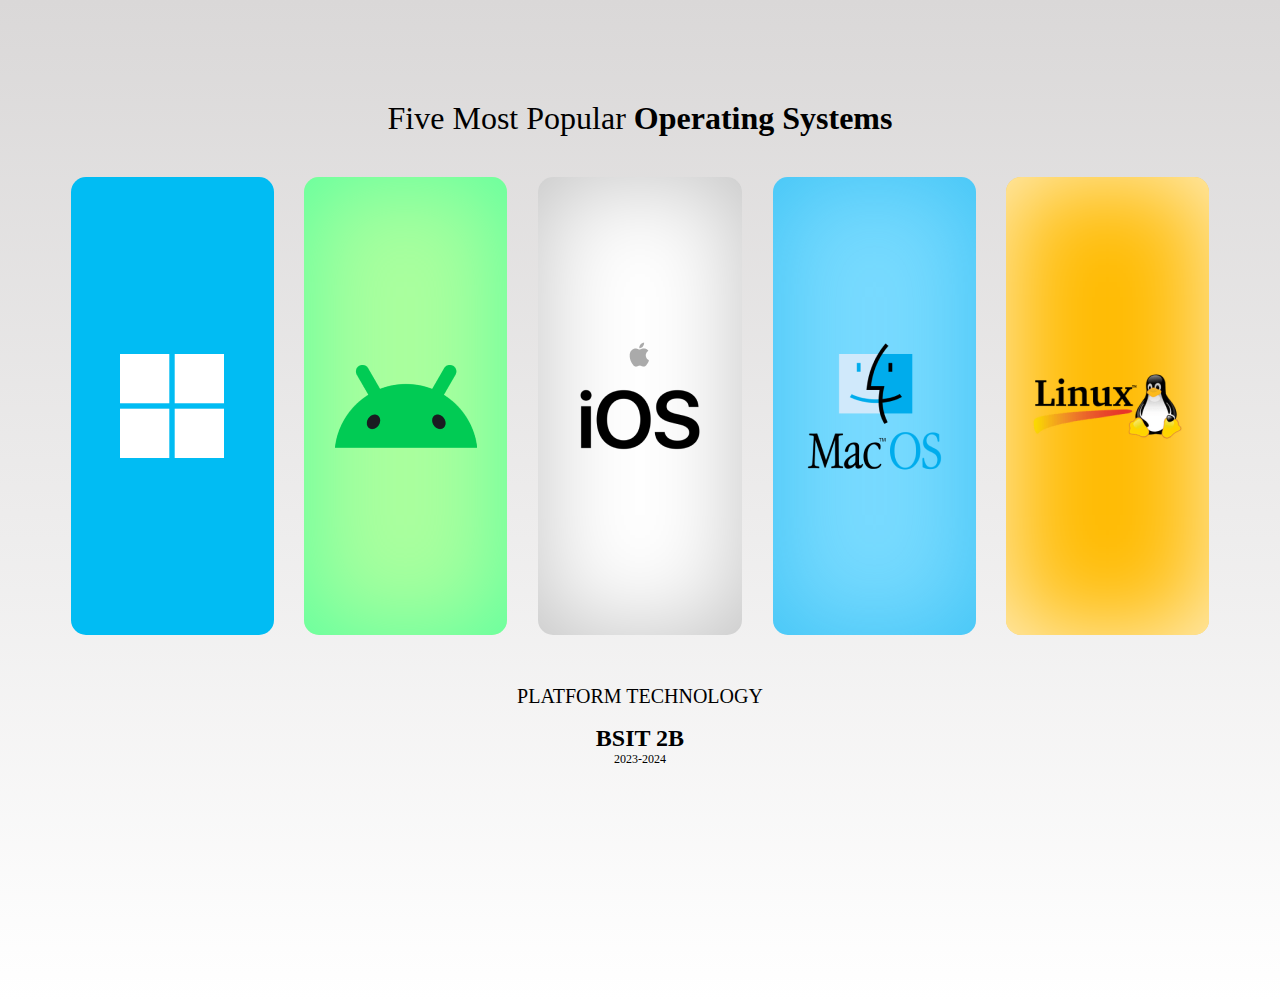
<file: index.html>
<!DOCTYPE html>
<html lang="en">
<head>
    <meta charset="UTF-8">
    <meta name="viewport" content="width=device-width, initial-scale=1.0">
    <link rel="stylesheet" href="style.css">
    <title>Five Most Popular Operating System</title>
</head>
<body>
    <div class="content">
        <h1>Five Most Popular <span>Operating Systems</span></h1>
        <div class="cardView">

            <div class="windows">
                <a href="Windows/WindowsOperatingSystemGroup4/PLAT-TECH PROJECT/index.html"><img src="Image Assets/image 2.png" alt=""></a>
                
            </div>

            <div class="android">
                <a href="Android/index.html"><img src="Image Assets/image 5.png" alt=""></a> 
            </div>

            <div class="ios">
                <a href="iOS/index.html"><img class="appleLogo" src="Image Assets/image 7.png" alt=""><img src="Image Assets/image 6.png" alt=""></a>
            </div>
            
            <div class="macOs">
                <a href="macOS/documentation page Final/documentation page/documentationpage.html"><img src="Image Assets/image 8.png" alt=""></a>
            </div>
            <div class="linux">
                <a href="Linux/index.html"><img src="Image Assets/image 9.png" alt=""></a>
            
            </div>
        </div>
        <div class="footer">
            <h2>PLATFORM TECHNOLOGY</h2>

            <h3>BSIT 2B</h3>
            <h5>2023-2024</h5>
        </div>
    </div>
</body>
</html>
</file>
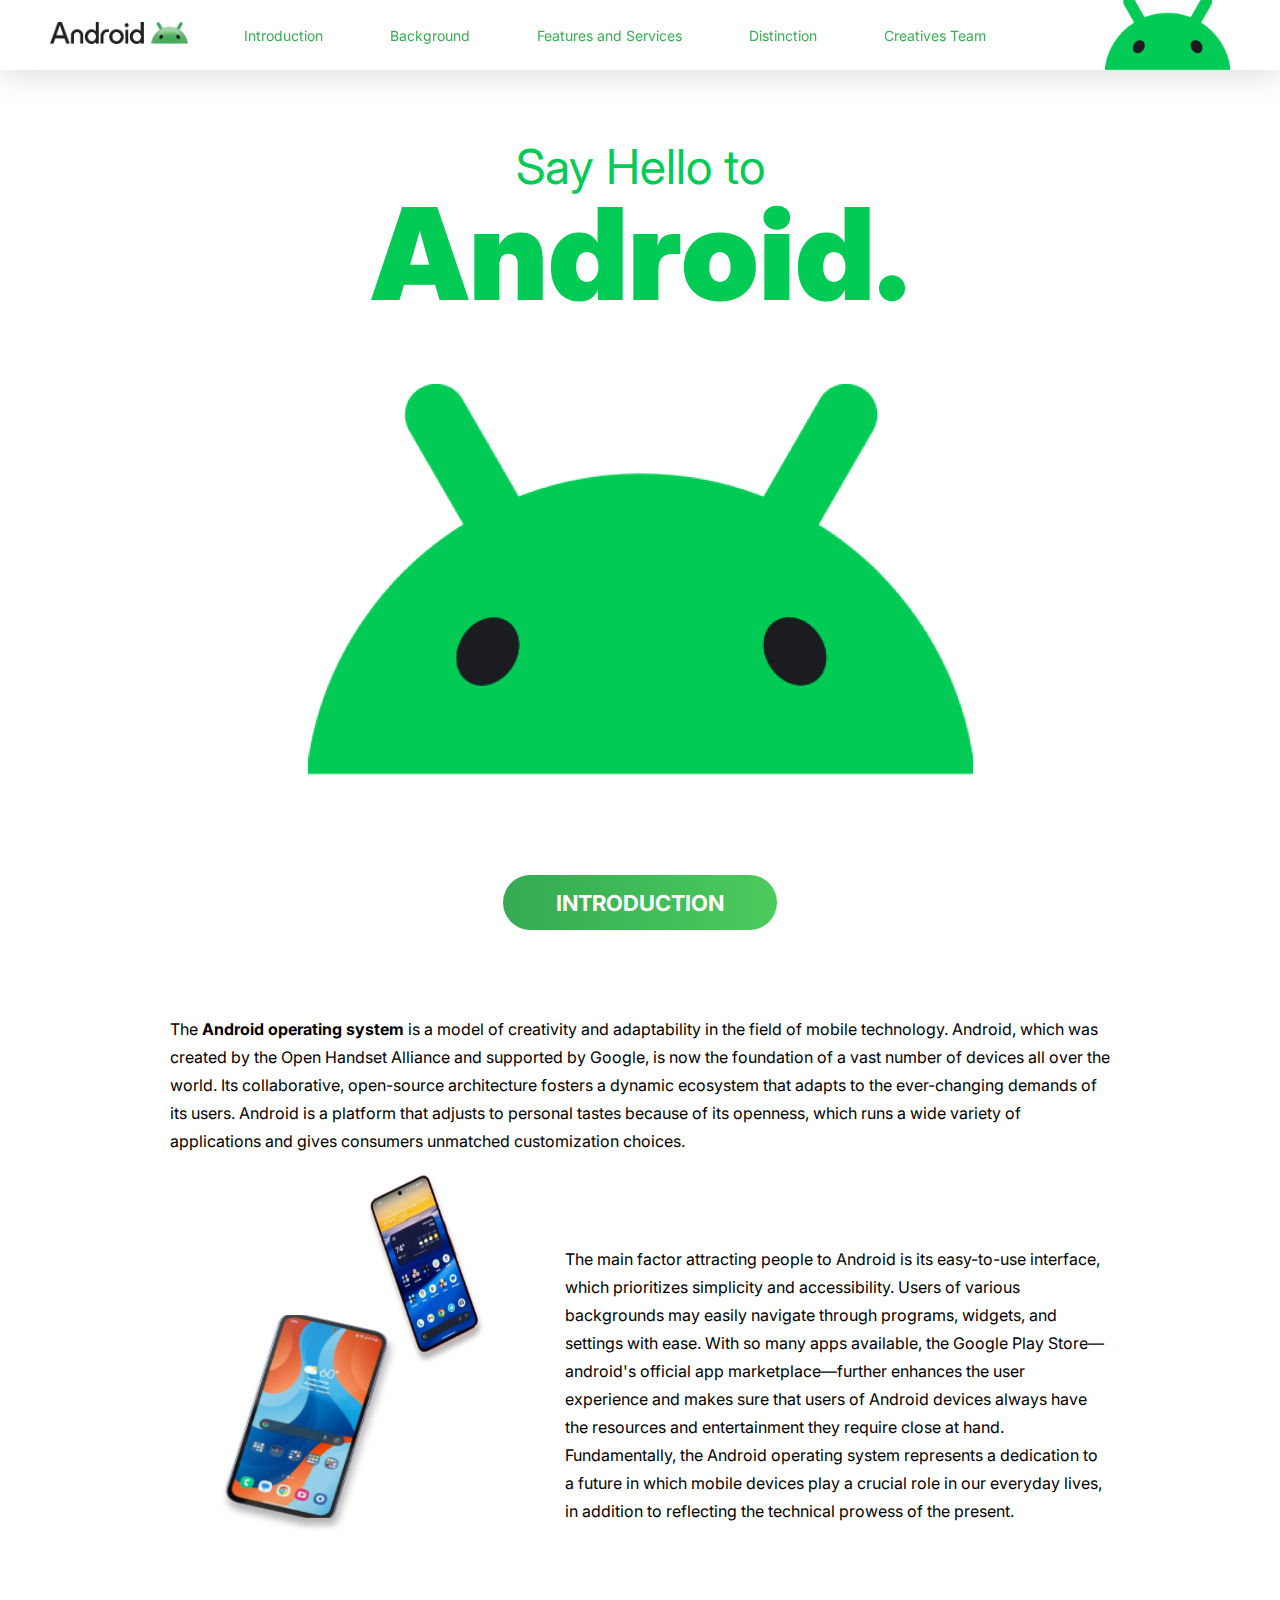
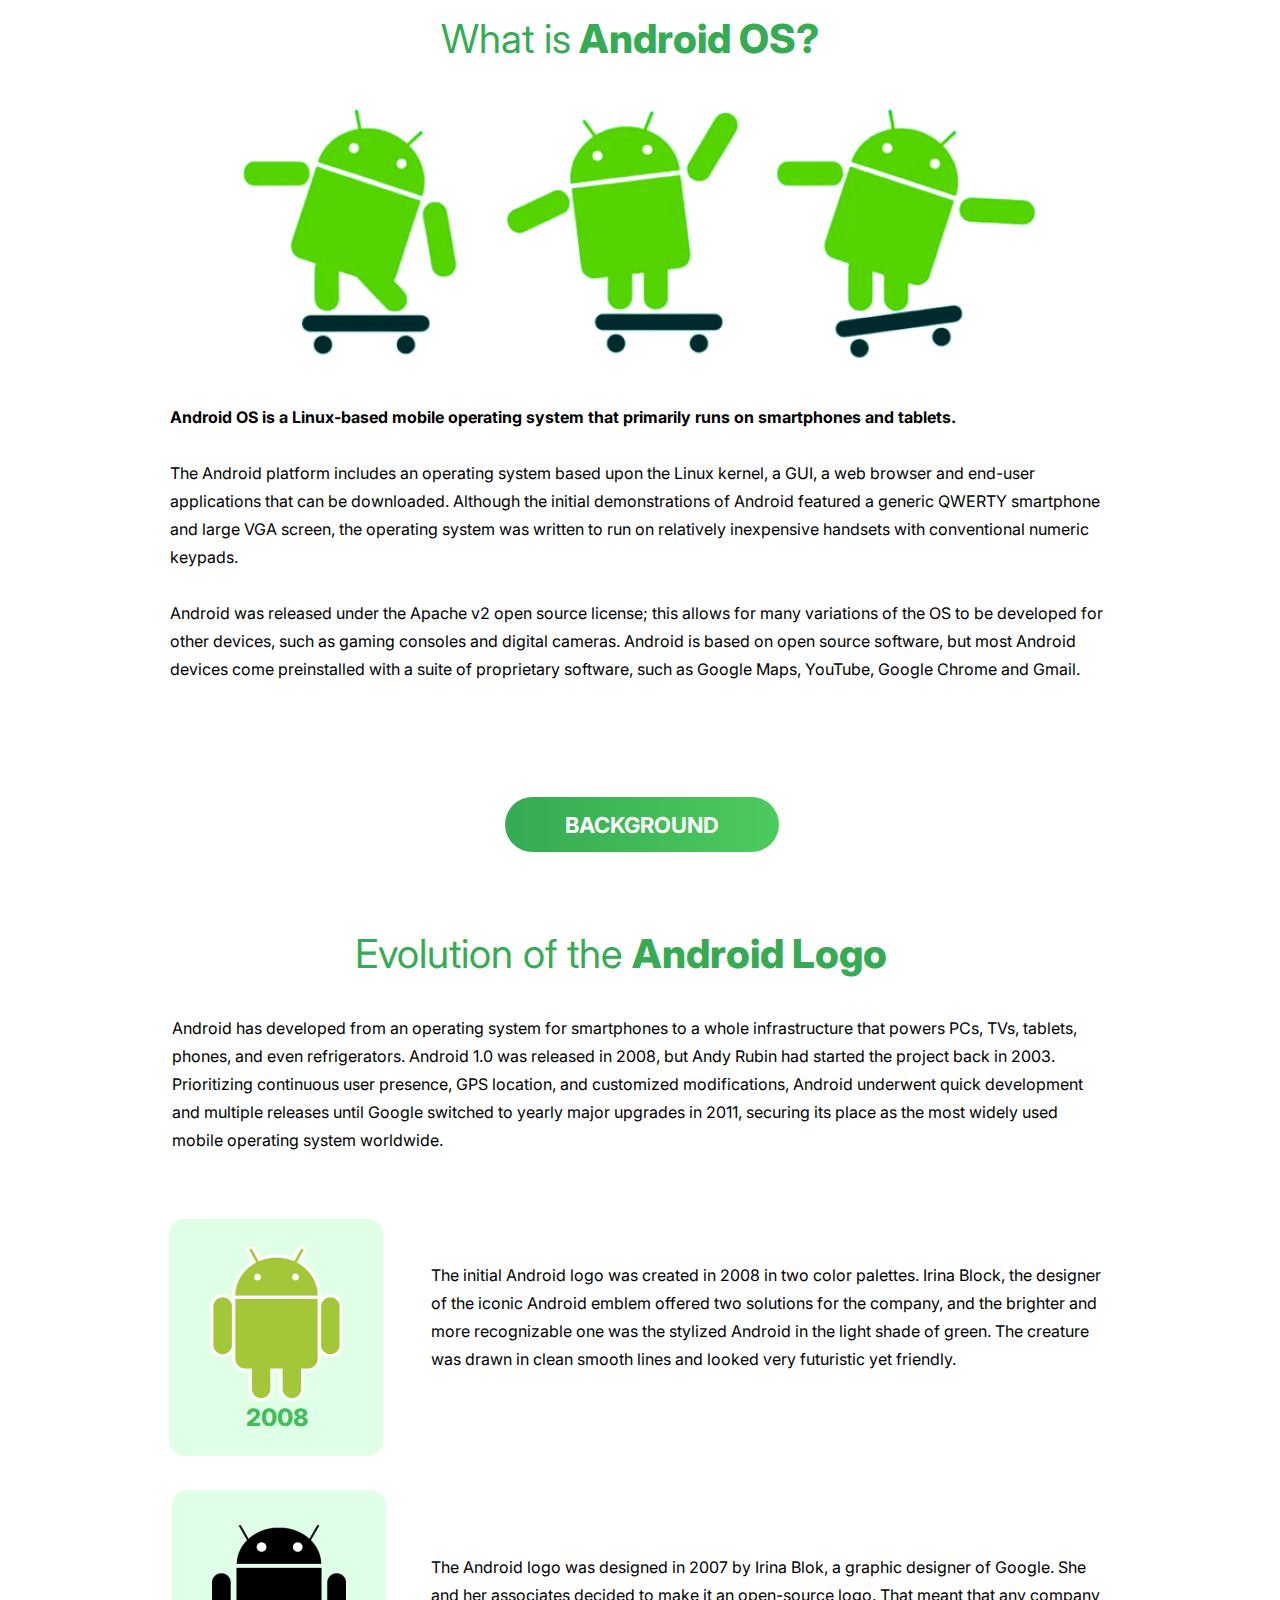
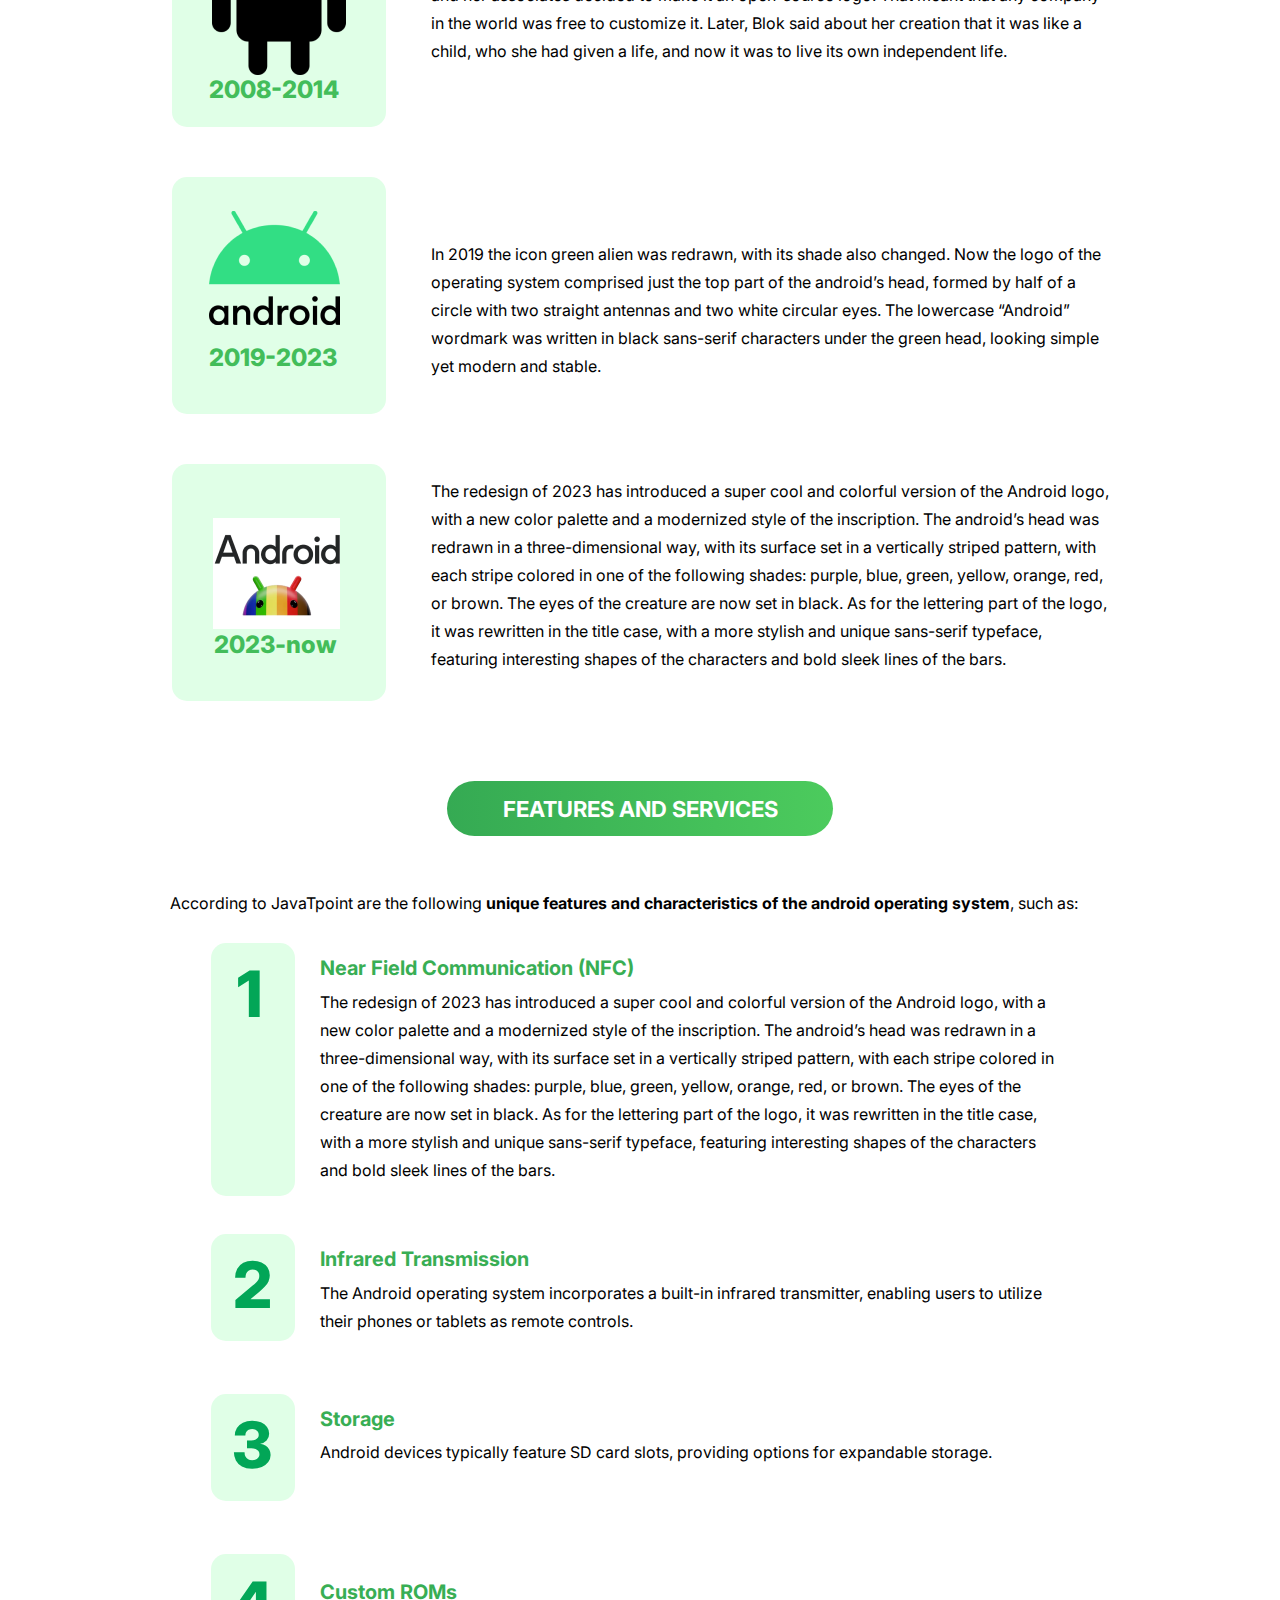
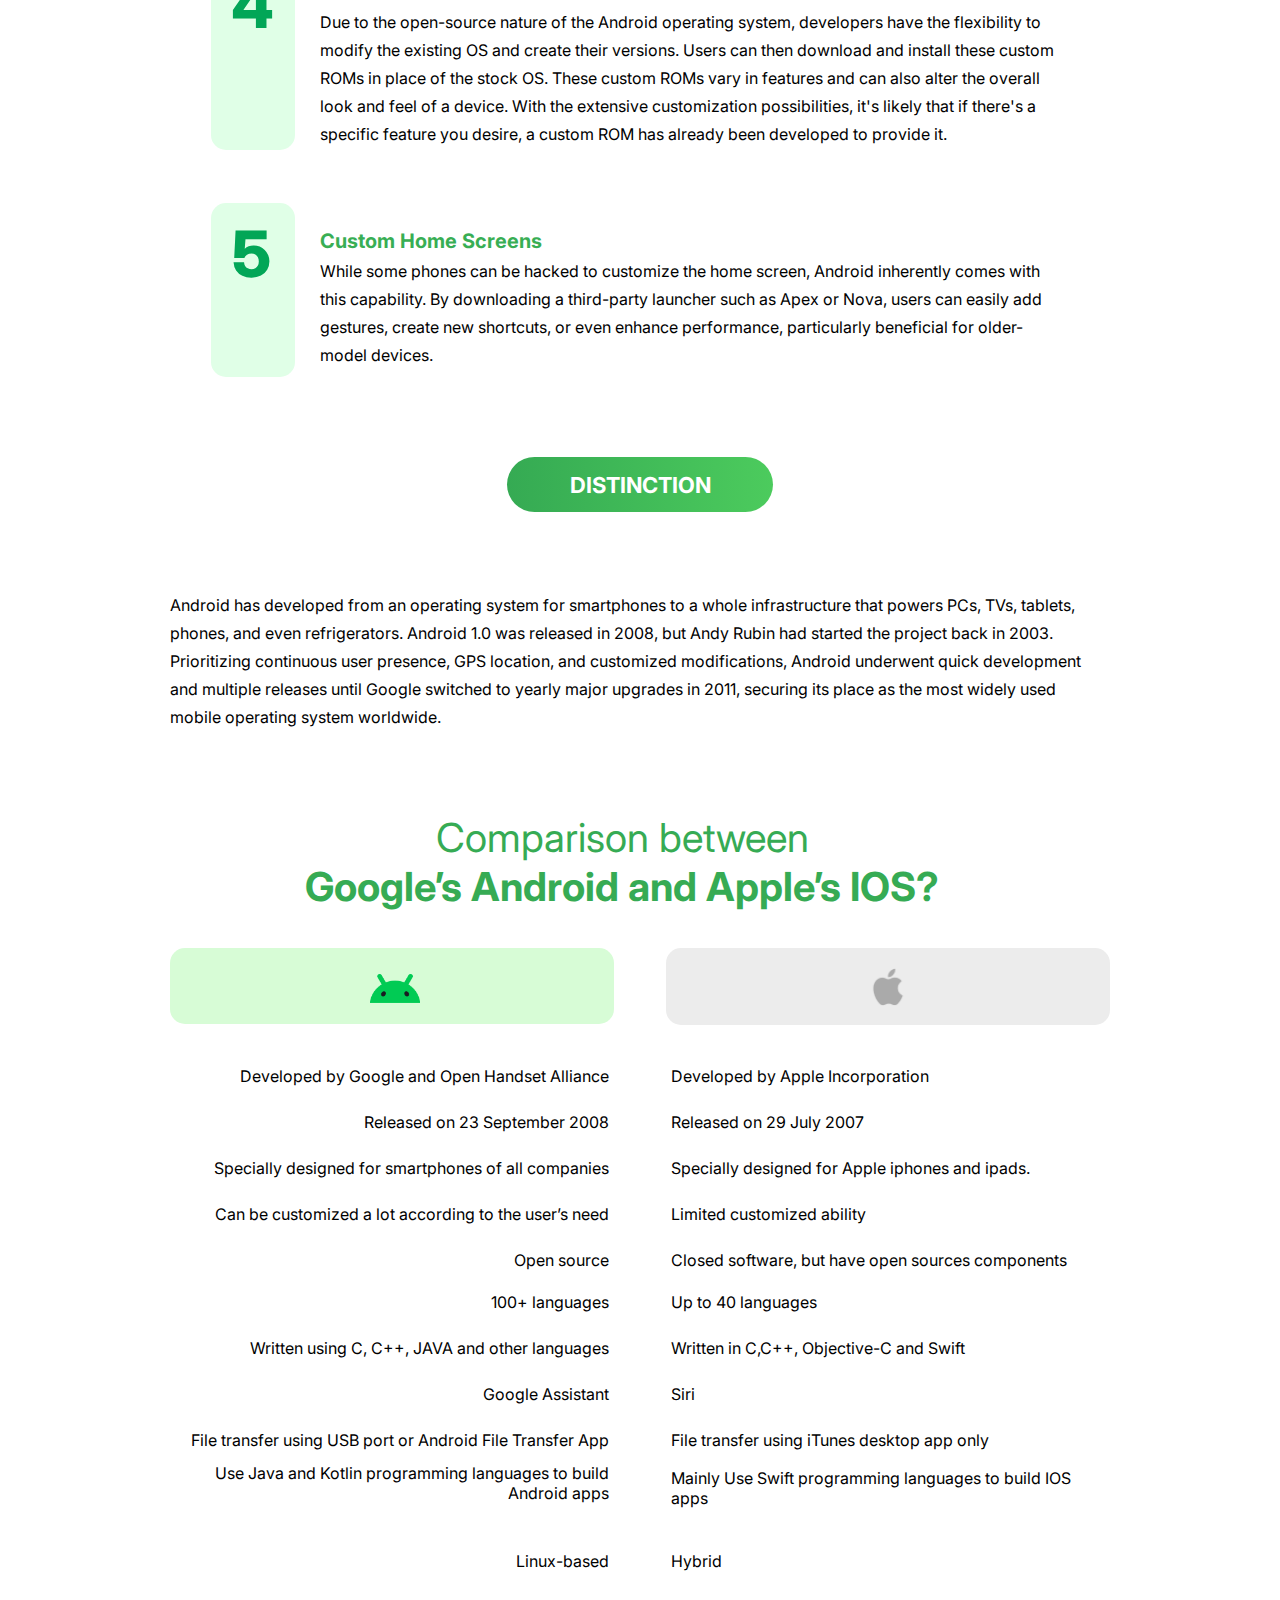
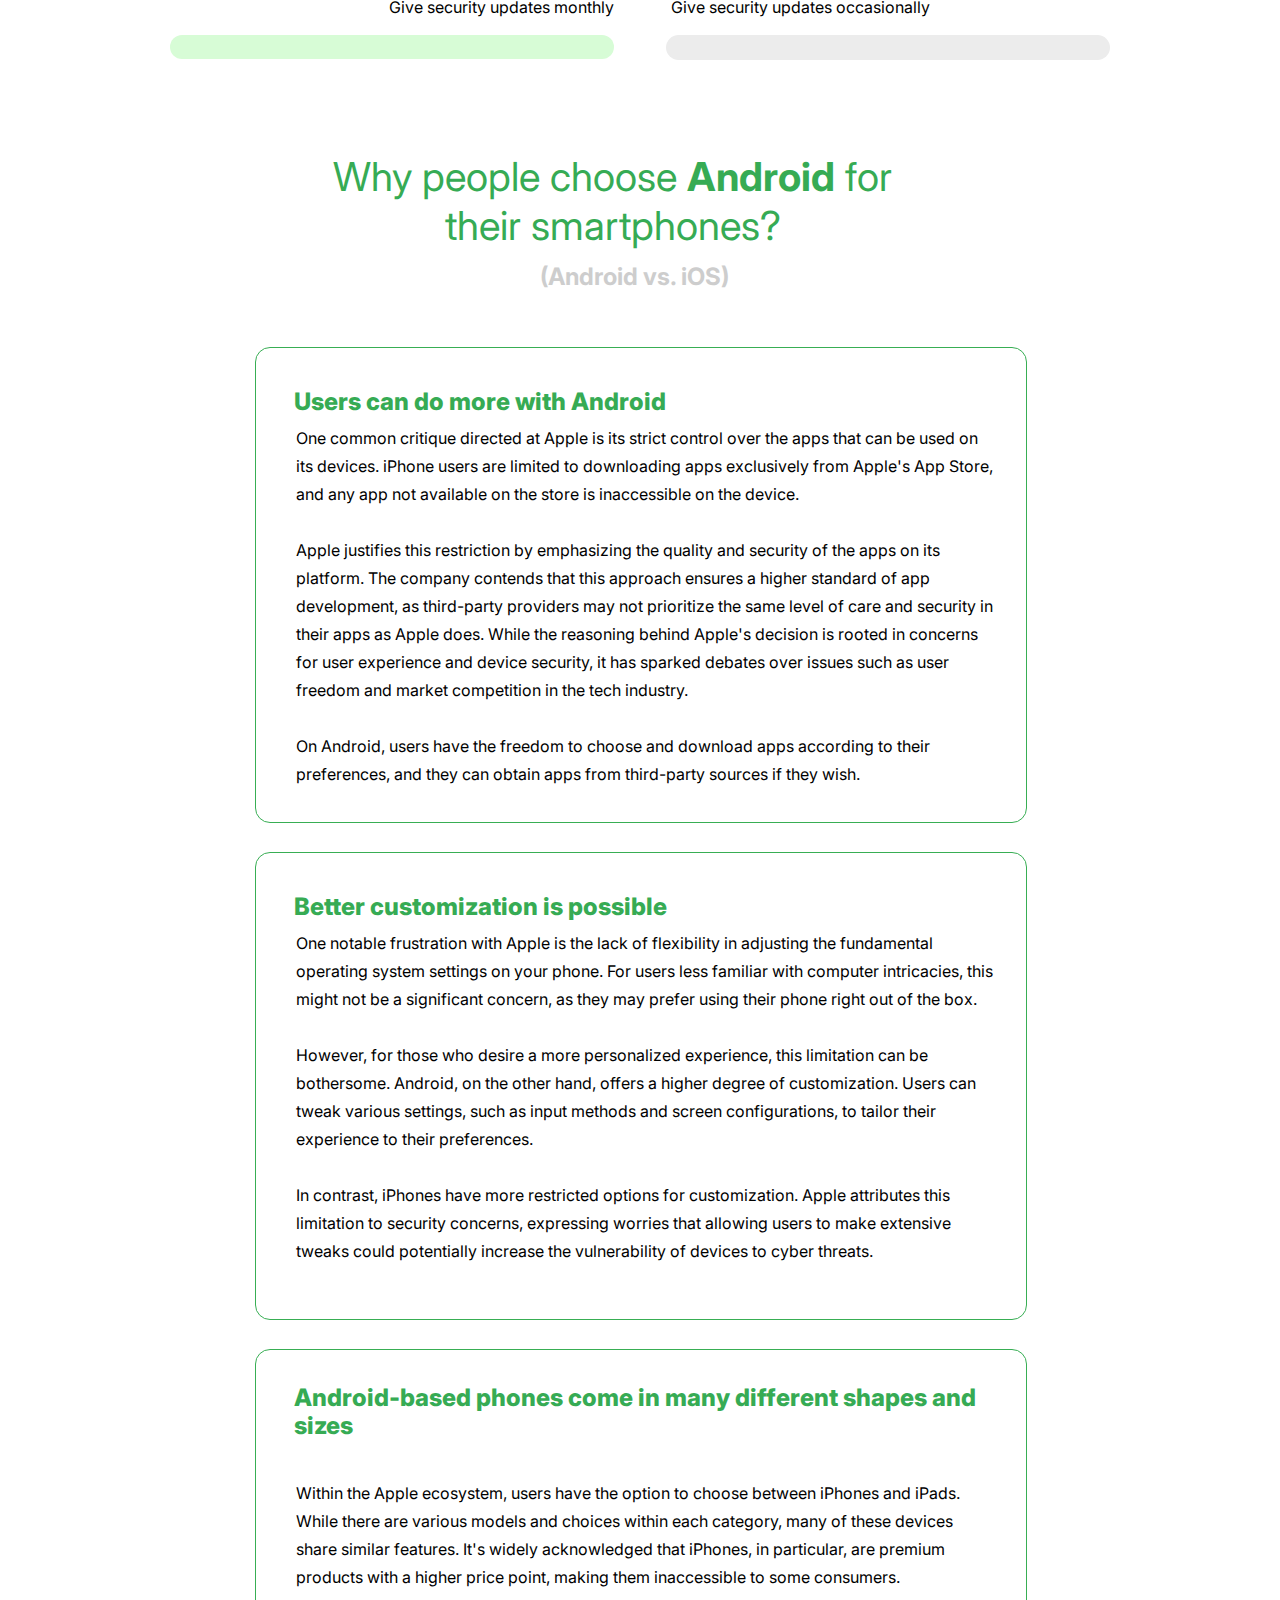
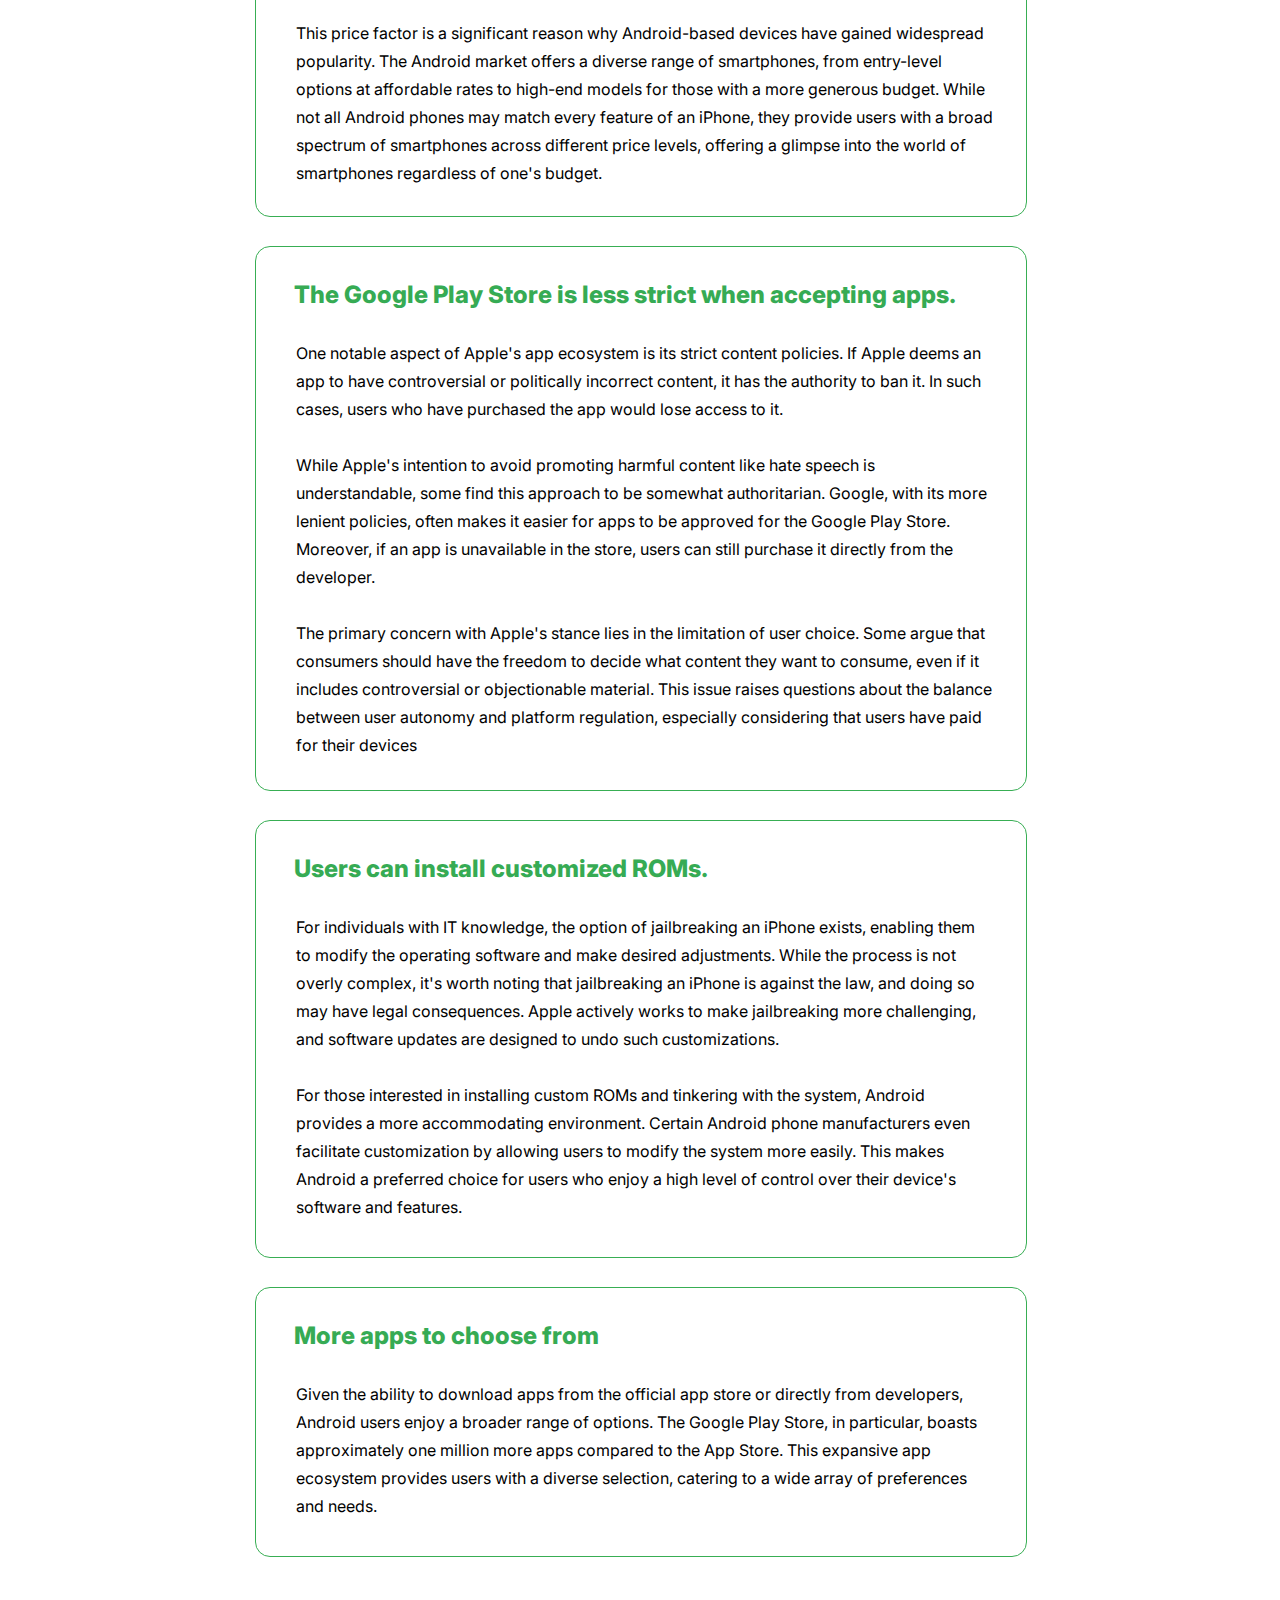
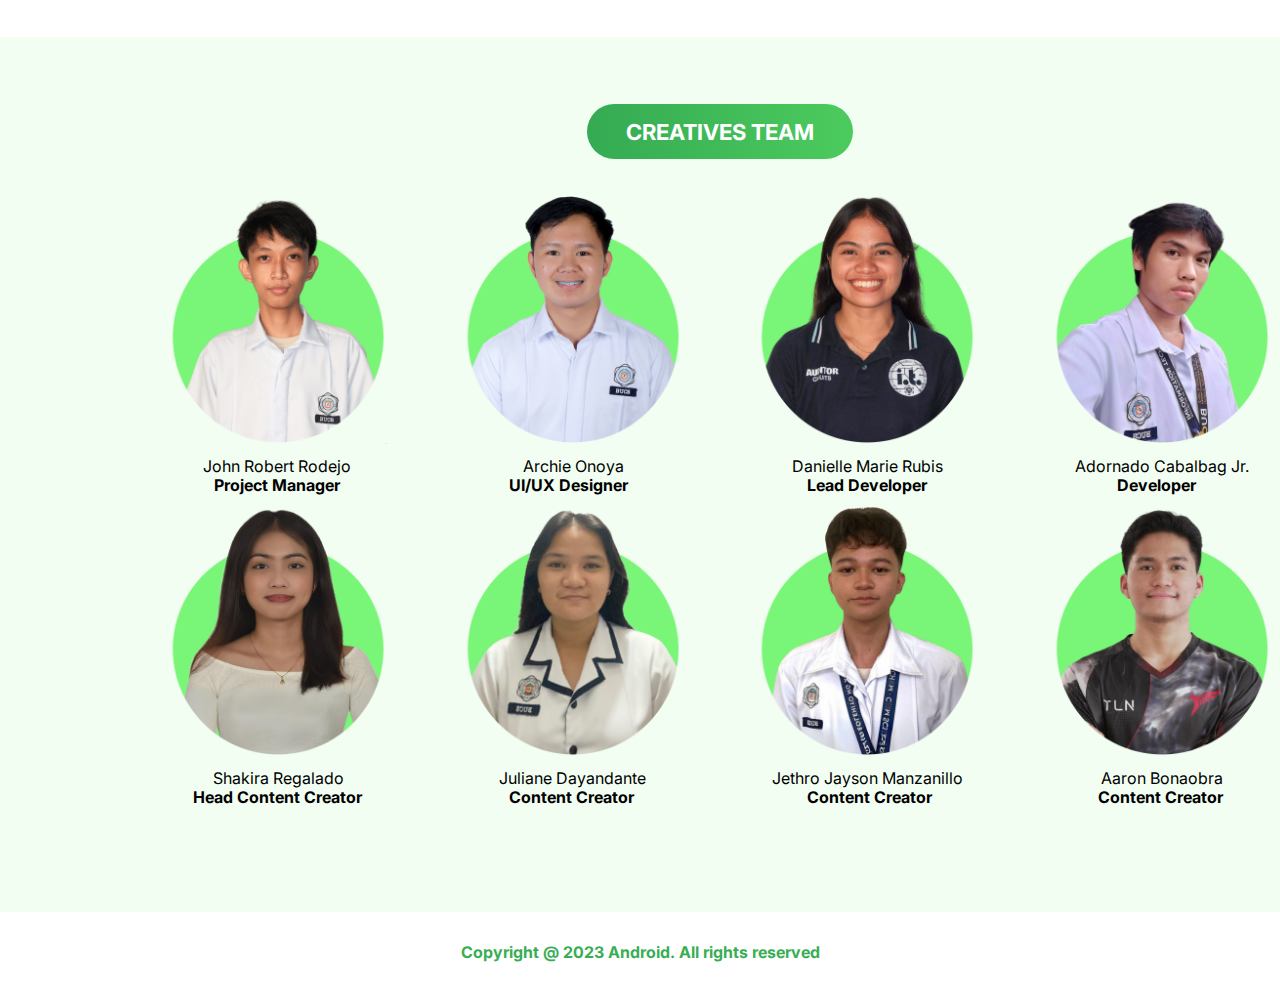
<file: Android/index.html>
<!DOCTYPE html>
<html lang="en">
<head>
    <meta charset="UTF-8">
    <meta name="viewport" content="width=device-width, initial-scale=1.0">
    <link rel="stylesheet" href="style.css">
    <link rel="icon" href="imageAssets/logo.png">
    <link rel="preconnect" href="https://fonts.googleapis.com">
<link rel="preconnect" href="https://fonts.gstatic.com" crossorigin>
<link href="https://fonts.googleapis.com/css2?family=Inter:wght@400;500;600;700;800;900&display=swap" rel="stylesheet">
    <title>Android</title>
</head>
<body>
    <div class="navbar">
        <div class="logoPlaceholder">
            <img src="imageAssets/Android_2023_3D_logo_and_wordmark.svg.png" alt="">
        </div>
        <div class="navigate">
            <a href="#Introduction" class="navigate">Introduction</a>
            <a href="#Background" class="navigate">Background</a>
            <a href="#Features" class="navigate">Features and Services </a>
            <a href="#Distinction" class="navigate">Distinction</a>
            <a href="#Creatives" class="navigate">Creatives Team</a>
        </div>
        <div class="logoside">
            <img src="imageAssets/image 1.png" alt="">
        </div>
    </div>
    <div class="content">
        <div class="landingPage">
            <div style="width: 665px; height: 635px; position: relative">
                <div style="width: 561px; height: 154px; left: 52px; top: 0px; position: absolute; text-align: center"><span style="color: #01CB54; font-size: 48px; font-family: Inter; font-weight: 400; line-height: 53.66px; word-wrap: break-word">Say Hello to<br/></span><span style="color: #01CB54; font-size: 128px; font-family: Inter; font-weight: 900; line-height: 120.06px; word-wrap: break-word">Android.</span></div>
                <img style="width: 665px; height: 391px; left: 0px; top: 244px; position: absolute" src="imageAssets/image 1.png" />
              </div>
        </div>

        <div class="introduction" id="Introduction">
            <div style="width: 940px; height: 658.57px; position: relative">
                <div style="width: 940px; height: 68px; left: 0px; top: 140px; position: absolute"><span style="color: black; font-size: 16px; font-family: Inter; font-weight: 400; line-height: 28px; word-wrap: break-word">The </span><span style="color: black; font-size: 16px; font-family: Inter; font-weight: 700; line-height: 28px; word-wrap: break-word">Android operating system</span><span style="color: black; font-size: 16px; font-family: Inter; font-weight: 400; line-height: 28px; word-wrap: break-word"> is a model of creativity and adaptability in the field of mobile technology. Android, which was created by the Open Handset Alliance and supported by Google, is now the foundation of a vast number of devices all over the world. Its collaborative, open-source architecture fosters a dynamic ecosystem that adapts to the ever-changing demands of its users. Android is a platform that adjusts to personal tastes because of its openness, which runs a wide variety of applications and gives consumers unmatched customization choices.</span></div>
                <div style="width: 545px; height: 213px; left: 395px; top: 369.73px; position: absolute; color: black; font-size: 16px; font-family: Inter; font-weight: 400; line-height: 28px; word-wrap: break-word">The main factor attracting people to Android is its easy-to-use interface, which prioritizes simplicity and accessibility. Users of various backgrounds may easily navigate through programs, widgets, and settings with ease. With so many apps available, the Google Play Store—android's official app marketplace—further enhances the user experience and makes sure that users of Android devices always have the resources and entertainment they require close at hand. Fundamentally, the Android operating system represents a dedication to a future in which mobile devices play a crucial role in our everyday lives, in addition to reflecting the technical prowess of the present.<br/></div>
                <div style="width: 284px; height: 365.57px; left: 42px; top: 293px; position: absolute">
                  <img style="width: 192.91px; height: 219.10px; left: 0px; top: 146.47px; position: absolute;" src="imageAssets/phone1.png" />
                  <img style="width: 144.68px; height: 200.05px; left: 139.32px; top: 0px; position: absolute;" src="imageAssets/phone 2.png" />
                </div>
                <div style="width: 274.49px; height: 55px; left: 333px; top: 0px; position: absolute">
                  <div style="width: 274.49px; height: 55px; left: 0px; top: 0px; position: absolute; background: linear-gradient(90deg, #35AA53 0%, #4CCB5D 100%); border-radius: 50px"></div>
                  <div style="width: 274px; height: 15px; left: 0px; top: 20px; position: absolute; text-align: center; color: white; font-size: 22px; font-family: Inter; font-weight: 700; line-height: 16px; word-wrap: break-word">INTRODUCTION</div>
                </div>
              </div>
        </div>

        <div class="OS">
            <div style="width: 940px; height: 703px; position: relative">
                <div style="width: 940px; height: 314px; left: 0px; top: 389px; position: absolute"><span style="color: black; font-size: 16px; font-family: Inter; font-weight: 700; line-height: 28px; word-wrap: break-word">Android OS is a Linux-based mobile operating system that primarily runs on smartphones and tablets. <br/><br/></span><span style="color: black; font-size: 16px; font-family: Inter; font-weight: 400; line-height: 28px; word-wrap: break-word">The Android platform includes an operating system based upon the Linux kernel, a GUI, a web browser and end-user applications that can be downloaded. Although the initial demonstrations of Android featured a generic QWERTY smartphone and large VGA screen, the operating system was written to run on relatively inexpensive handsets with conventional numeric keypads.<br/><br/>Android was released under the Apache v2 open source license; this allows for many variations of the OS to be developed for other devices, such as gaming consoles and digital cameras. Android is based on open source software, but most Android devices come preinstalled with a suite of proprietary software, such as Google Maps, YouTube, Google Chrome and Gmail.</span></div>
                <div style="left: 271px; top: 0px; position: absolute; text-align: center"><span style="color: #36AB54; font-size: 40px; font-family: Inter; font-weight: 400; word-wrap: break-word">What is</span><span style="color: #36AB54; font-size: 40px; font-family: Inter; font-weight: 800; word-wrap: break-word"> Android OS?</span></div>
                <img style="width: 830px; height: 365px; left: 55px; top: 24px; position: absolute" src="imageAssets/Screenshot_2023-12-17_094945-removebg-preview 1.png" />
              </div>
        </div>

        <div class="background" id="Background">
            <div style="width: 943px; height: 1504px; position: relative">
                <div style="width: 940px; height: 139px; left: 3px; top: 217px; position: absolute; color: black; font-size: 16px; font-family: Inter; font-weight: 400; line-height: 28px; word-wrap: break-word">Android has developed from an operating system for smartphones to a whole infrastructure that powers PCs, TVs, tablets, phones, and even refrigerators. Android 1.0 was released in 2008, but Andy Rubin had started the project back in 2003. Prioritizing continuous user presence, GPS location, and customized modifications, Android underwent quick development and multiple releases until Google switched to yearly major upgrades in 2011, securing its place as the most widely used mobile operating system worldwide.</div>
                <div style="width: 274.49px; height: 55px; left: 336px; top: 0px; position: absolute">
                  <div style="width: 274.49px; height: 55px; left: 0px; top: 0px; position: absolute; background: linear-gradient(90deg, #35AA53 0%, #4CCB5D 100%); border-radius: 50px"></div>
                  <div style="width: 274px; height: 15px; left: 0px; top: 20px; position: absolute; text-align: center; color: white; font-size: 22px; font-family: Inter; font-weight: 700; line-height: 16px; word-wrap: break-word">BACKGROUND</div>
                </div>

                <div style="border: none; left: 186px; top: 132px; position: absolute; text-align: center"><span style="color: #36AB54; font-size: 40px; font-family: Inter; font-weight: 400; word-wrap: break-word">Evolution of the </span><span style="color: #36AB54; font-size: 40px; font-family: Inter; font-weight: 800; word-wrap: break-word">Android Logo</span></div>
                <div style="width: 943px; height: 237px; left: 0px; top: 422px; position: absolute">
                  <div style="width: 214px; height: 237px; left: 0px; top: 0px; position: absolute; background: #E0FFE7; border-radius: 15px;"></div>
                  <div style="width: 681px; height: 139px; left: 262px; top: 42px; position: absolute; color: black; font-size: 16px; font-family: Inter; font-weight: 400; line-height: 28px; word-wrap: break-word">The initial Android logo was created in 2008 in two color palettes. Irina Block, the designer of the iconic Android emblem offered two solutions for the company, and the brighter and more recognizable one was the stylized Android in the light shade of green. The creature was drawn in clean smooth lines and looked very futuristic yet friendly.</div>
                  <div style="width: 133px; height: 195px; left: 41px; top: 27px; position: absolute">
                    <img style="width: 133px; height: 155px; left: 0px; top: 0px; position: absolute" src="imageAssets/image 2.png" />
                    <div style="width: 66px; height: 38px; left: 36px; top: 157px; position: absolute; color: #43BD5A; font-size: 24px; font-family: Inter; font-weight: 800; line-height: 30px; word-wrap: break-word">2008</div>
                  </div>
                </div>

                <div style="width: 940px; height: 237px; left: 3px; top: 693px; position: absolute">
                  <div style="width: 214px; height: 237px; left: 0px; top: 0px; position: absolute; background: #E0FFE7; border-radius: 15px;"></div>
                  <div style="width: 681px; height: 111px; left: 259px; top: 63px; position: absolute; color: black; font-size: 16px; font-family: Inter; font-weight: 400; line-height: 28px; word-wrap: break-word">The Android logo was designed in 2007 by Irina Blok, a graphic designer of Google. She and her associates decided to make it an open-source logo. That meant that any company in the world was free to customize it. Later, Blok said about her creation that it was like a child, who she had given a life, and now it was to live its own independent life.</div>
                  <img style="width: 134px; height: 150px; left: 40px; top: 35px; position: absolute" src="imageAssets/image 6 (1).png" />
                  <div style="width: 141px; height: 38px; left: 37px; top: 185px; position: absolute; color: #43BD5A; font-size: 24px; font-family: Inter; font-weight: 800; line-height: 30px; word-wrap: break-word">2008-2014</div>
                </div>

                <div style="width: 940px; height: 237px; left: 3px; top: 980px; position: absolute">
                  <div style="width: 214px; height: 237px; left: 0px; top: 0px; position: absolute; background: #E0FFE7; border-radius: 15px;"></div>
                  <div style="width: 681px; height: 139px; left: 259px; top: 63px; position: absolute; color: black; font-size: 16px; font-family: Inter; font-weight: 400; line-height: 28px; word-wrap: break-word">In 2019 the icon green alien was redrawn, with its shade also changed. Now the logo of the operating system comprised just the top part of the android’s head, formed by half of a circle with two straight antennas and two white circular eyes. The lowercase “Android” wordmark was written in black sans-serif characters under the green head, looking simple yet modern and stable.</div>
                  <div style="width: 141px; height: 38px; left: 37px; top: 166px; position: absolute; color: #43BD5A; font-size: 24px; font-family: Inter; font-weight: 800; line-height: 30px; word-wrap: break-word">2019-2023</div>
                  <img style="width: 131px; height: 114px; left: 37px; top: 34px; position: absolute" src="imageAssets/image 6 (2).png" />
                </div>
                <div style="width: 940px; height: 237px; left: 3px; top: 1267px; position: absolute">
                  <div style="width: 214px; height: 237px; left: 0px; top: 0px; position: absolute; background: #E0FFE7; border-radius: 15px;"></div>
                  <div style="width: 681px; height: 212px; left: 259px; top: 13px; position: absolute; color: black; font-size: 16px; font-family: Inter; font-weight: 400; line-height: 28px; word-wrap: break-word">The redesign of 2023 has introduced a super cool and colorful version of the Android logo, with a new color palette and a modernized style of the inscription. The android’s head was redrawn in a three-dimensional way, with its surface set in a vertically striped pattern, with each stripe colored in one of the following shades: purple, blue, green, yellow, orange, red, or brown. The eyes of the creature are now set in black. As for the lettering part of the logo, it was rewritten in the title case, with a more stylish and unique sans-serif typeface, featuring interesting shapes of the characters and bold sleek lines of the bars.</div>
                  <div style="width: 131px; height: 38px; left: 42px; top: 166px; position: absolute; color: #43BD5A; font-size: 24px; font-family: Inter; font-weight: 800; line-height: 30px; word-wrap: break-word">2023-now</div>
                  <img style="width: 127px; height: 111px; left: 41px; top: 54px; position: absolute" src="imageAssets/image 8.png" />
                </div>
              </div>
        </div>

        <div class="features" id="Features">
            
            
          <div style="width: 940px; height: 1196px; position: relative">
            <div style="width: 940px; height: 16px; left: 0px; top: 108px; position: absolute"><span style="color: black; font-size: 16px; font-family: Inter; font-weight: 400; line-height: 28px; word-wrap: break-word">According to JavaTpoint are the following </span><span style="color: black; font-size: 16px; font-family: Inter; font-weight: 700; line-height: 28px; word-wrap: break-word">unique features and characteristics of the android operating system</span><span style="color: black; font-size: 16px; font-family: Inter; font-weight: 400; line-height: 28px; word-wrap: break-word">, such as:</span></div>
            <div style="width: 386px; height: 55px; left: 277px; top: 0px; position: absolute; background: linear-gradient(90deg, #35AA53 0%, #4CCB5D 100%); border-radius: 50px"></div>
            <div style="width: 850px; height: 253px; left: 41px; top: 162px; position: absolute">
              <div style="width: 84px; height: 253px; left: 0px; top: 0px; position: absolute; background: #E0FFE7; border-radius: 15px; "></div>
              <div style="width: 736px; height: 18px; left: 109px; top: 15px; position: absolute; color: #38AE54; font-size: 20px; font-family: Inter; font-weight: 700; line-height: 20px; word-wrap: break-word">Near Field Communication (NFC)</div>
              <div style="width: 741px; height: 181px; left: 109px; top: 45px; position: absolute; color: black; font-size: 16px; font-family: Inter; font-weight: 400; line-height: 28px; word-wrap: break-word">The redesign of 2023 has introduced a super cool and colorful version of the Android logo, with a new color palette and a modernized style of the inscription. The android’s head was redrawn in a three-dimensional way, with its surface set in a vertically striped pattern, with each stripe colored in one of the following shades: purple, blue, green, yellow, orange, red, or brown. The eyes of the creature are now set in black. As for the lettering part of the logo, it was rewritten in the title case, with a more stylish and unique sans-serif typeface, featuring interesting shapes of the characters and bold sleek lines of the bars.</div>
              <div style="left: 26px; top: 37px; position: absolute; color: #02A657; font-size: 64px; font-family: Inter; font-weight: 800; line-height: 28px; word-wrap: break-word">1</div>
            </div>
            <div style="width: 850px; height: 107px; left: 41px; top: 453px; position: absolute">
              <div style="width: 84px; height: 107px; left: 0px; top: 0px; position: absolute; background: #E0FFE7; border-radius: 15px; "></div>
              <div style="width: 736px; height: 18px; left: 109px; top: 15px; position: absolute; color: #38AE54; font-size: 20px; font-family: Inter; font-weight: 700; line-height: 20px; word-wrap: break-word">Infrared Transmission</div>
              <div style="width: 741px; height: 37px; left: 109px; top: 45px; position: absolute; color: black; font-size: 16px; font-family: Inter; font-weight: 400; line-height: 28px; word-wrap: break-word">The Android operating system incorporates a built-in infrared transmitter, enabling users to utilize their phones or tablets as remote controls.</div>
              <div style="left: 22px; top: 37px; position: absolute; color: #02A657; font-size: 64px; font-family: Inter; font-weight: 800; line-height: 28px; word-wrap: break-word">2</div>
            </div>
            <div style="width: 850px; height: 107px; left: 41px; top: 613px; position: absolute">
              <div style="width: 84px; height: 107px; left: 0px; top: 0px; position: absolute; background: #E0FFE7; border-radius: 15px;"></div>
              <div style="width: 736px; height: 18px; left: 109px; top: 15px; position: absolute; color: #38AE54; font-size: 20px; font-family: Inter; font-weight: 700; line-height: 20px; word-wrap: break-word">Storage</div>
              <div style="width: 741px; height: 17px; left: 109px; top: 44px; position: absolute; color: black; font-size: 16px; font-family: Inter; font-weight: 400; line-height: 28px; word-wrap: break-word">Android devices typically feature SD card slots, providing options for expandable storage.</div>
              <div style="left: 21px; top: 37px; position: absolute; color: #02A657; font-size: 64px; font-family: Inter; font-weight: 800; line-height: 28px; word-wrap: break-word">3</div>
            </div>
            <div style="width: 850px; height: 196px; left: 41px; top: 773px; position: absolute">
              <div style="width: 84px; height: 196px; left: 0px; top: 0px; position: absolute; background: #E0FFE7; border-radius: 15px; "></div>
              <div style="width: 736px; height: 18px; left: 109px; top: 15px; position: absolute; color: #38AE54; font-size: 20px; font-family: Inter; font-weight: 700; line-height: 46px; word-wrap: break-word">Custom ROMs</div>
              <div style="width: 741px; height: 127px; left: 109px; top: 54px; position: absolute; color: black; font-size: 16px; font-family: Inter; font-weight: 400; line-height: 28px; word-wrap: break-word">Due to the open-source nature of the Android operating system, developers have the flexibility to modify the existing OS and create their versions. Users can then download and install these custom ROMs in place of the stock OS. These custom ROMs vary in features and can also alter the overall look and feel of a device. With the extensive customization possibilities, it's likely that if there's a specific feature you desire, a custom ROM has already been developed to provide it.</div>
              <div style="left: 20px; top: 37px; position: absolute; color: #02A657; font-size: 64px; font-family: Inter; font-weight: 800; line-height: 28px; word-wrap: break-word">4</div>
            </div>
            <div style="width: 850px; height: 174px; left: 41px; top: 1022px; position: absolute">
              <div style="width: 84px; height: 174px; left: 0px; top: 0px; position: absolute; background: #E0FFE7; border-radius: 15px; "></div>
              <div style="width: 736px; height: 18px; left: 109px; top: 15px; position: absolute; color: #38AE54; font-size: 20px; font-family: Inter; font-weight: 700; line-height: 46px; word-wrap: break-word">Custom Home Screens</div>
              <div style="width: 741px; height: 100px; left: 109px; top: 54px; position: absolute; color: black; font-size: 16px; font-family: Inter; font-weight: 400; line-height: 28px; word-wrap: break-word">While some phones can be hacked to customize the home screen, Android inherently comes with this capability. By downloading a third-party launcher such as Apex or Nova, users can easily add gestures, create new shortcuts, or even enhance performance, particularly beneficial for older-model devices.</div>
              <div style="left: 21px; top: 37px; position: absolute; color: #02A657; font-size: 64px; font-family: Inter; font-weight: 800; line-height: 28px; word-wrap: break-word">5</div>
            </div>
            <div style="width: 386px; left: 277px; top: 20px; position: absolute; text-align: center; color: white; font-size: 22px; font-family: Inter; font-weight: 700; line-height: 16px; word-wrap: break-word">FEATURES AND SERVICES</div>
          </div>


        </div>

        <div class="distinction" id="Distinction">

        
          <div style="width: 940px; height: 4300px; position: relative">
            <div style="width: 940px; height: 139px; left: 0px; top: 134px; position: absolute; color: black; font-size: 16px; font-family: Inter; font-weight: 400; line-height: 28px; word-wrap: break-word">Android has developed from an operating system for smartphones to a whole infrastructure that powers PCs, TVs, tablets, phones, and even refrigerators. Android 1.0 was released in 2008, but Andy Rubin had started the project back in 2003. Prioritizing continuous user presence, GPS location, and customized modifications, Android underwent quick development and multiple releases until Google switched to yearly major upgrades in 2011, securing its place as the most widely used mobile operating system worldwide.</div>
            <div style="width: 266px; height: 55px; left: 337px; top: 0px; position: absolute; background: linear-gradient(90deg, #35AA53 0%, #4CCB5D 100%); border-radius: 50px"></div>
            <div style="width: 266px; left: 337px; top: 20px; position: absolute; text-align: center; color: white; font-size: 22px; font-family: Inter; font-weight: 700; line-height: 16px; word-wrap: break-word">DISTINCTION</div>
            <div style="left: 135px; top: 356px; position: absolute; text-align: center"><span style="color: #36AB54; font-size: 40px; font-family: Inter; font-weight: 400; word-wrap: break-word">Comparison between <br/></span><span style="color: #36AB54; font-size: 40px; font-family: Inter; font-weight: 700; word-wrap: break-word">Google’s Android and Apple’s IOS?</span></div>
            <div style="left: 163px; top: 1295px; position: absolute; text-align: center"><span style="color: #36AB54; font-size: 40px; font-family: Inter; font-weight: 400; word-wrap: break-word">Why people choose </span><span style="color: #36AB54; font-size: 40px; font-family: Inter; font-weight: 700; word-wrap: break-word">Android</span><span style="color: #36AB54; font-size: 40px; font-family: Inter; font-weight: 400; word-wrap: break-word"> for <br/>their smartphones? </span></div>
            <div style="width: 940px; height: 77px; left: 0px; top: 491px; position: absolute">
              <div style="width: 444.44px; height: 76.25px; left: 495.56px; top: 0.75px; position: absolute">
                <div style="width: 444.44px; height: 76.25px; left: 0px; top: 0px; position: absolute; background: #ECECEC; border-radius: 15px"></div>
                <img style="width: 42.05px; height: 38.13px; left: 201.19px; top: 19.44px; position: absolute" src="imageAssets/image 10.png" />
              </div>
              <div style="width: 444.44px; height: 76.25px; left: 0px; top: 0px; position: absolute">
                <div style="width: 444.44px; height: 76.25px; left: 0px; top: 0px; position: absolute; background: #D7FCD6; border-radius: 15px"></div>
                <div style="width: 45.35px; height: 24.67px; left: 199.54px; top: 26.17px; position: absolute">
                  <img src="imageAssets/image 1.png" alt="" style="width: 50px;">
                  
                </div>
              </div>
            </div>
            <div style="width: 439px; height: 32px; left: 0px; top: 596px; position: absolute; text-align: right; color: black; font-size: 16px; font-family: Inter; font-weight: 400; line-height: 46px; word-wrap: break-word">Developed by Google and Open Handset Alliance</div>
            <div style="width: 439px; height: 32px; left: 0px; top: 1081px; position: absolute; text-align: right; color: black; font-size: 16px; font-family: Inter; font-weight: 400; line-height: 46px; word-wrap: break-word">Linux-based</div>
            <div style="width: 439px; height: 32px; left: 0px; top: 780px; position: absolute; text-align: right; color: black; font-size: 16px; font-family: Inter; font-weight: 400; line-height: 46px; word-wrap: break-word">Open source</div>
            <div style="width: 439px; height: 61px; left: 0px; top: 1006px; position: absolute; text-align: right; color: black; font-size: 16px; font-family: Inter; font-weight: 400; word-wrap: break-word">Use Java and Kotlin programming languages to build Android apps</div>
            <div style="width: 439px; height: 32px; left: 0px; top: 688px; position: absolute; text-align: right; color: black; font-size: 16px; font-family: Inter; font-weight: 400; line-height: 46px; word-wrap: break-word">Specially designed for smartphones of all companies</div>
            <div style="width: 439px; height: 32px; left: 0px; top: 868px; position: absolute; text-align: right; color: black; font-size: 16px; font-family: Inter; font-weight: 400; line-height: 46px; word-wrap: break-word">Written using C, C++, JAVA and other languages</div>
            <div style="width: 439px; height: 32px; left: 0px; top: 642px; position: absolute; text-align: right; color: black; font-size: 16px; font-family: Inter; font-weight: 400; line-height: 46px; word-wrap: break-word">Released on 23 September 2008</div>
            <div style="width: 439px; height: 32px; left: 0px; top: 734px; position: absolute; text-align: right; color: black; font-size: 16px; font-family: Inter; font-weight: 400; line-height: 46px; word-wrap: break-word">Can be customized a lot according to the user’s need</div>
            <div style="width: 444px; height: 32px; left: 0px; top: 1127px; position: absolute; text-align: right; color: black; font-size: 16px; font-family: Inter; font-weight: 400; line-height: 46px; word-wrap: break-word">Give security updates monthly</div>
            <div style="width: 439px; height: 32px; left: 0px; top: 822px; position: absolute; text-align: right; color: black; font-size: 16px; font-family: Inter; font-weight: 400; line-height: 46px; word-wrap: break-word">100+ languages</div>
            <div style="width: 439px; height: 32px; left: 0px; top: 960px; position: absolute; text-align: right; color: black; font-size: 16px; font-family: Inter; font-weight: 400; line-height: 46px; word-wrap: break-word">File transfer using USB port or Android File Transfer App</div>
            <div style="width: 439px; height: 32px; left: 0px; top: 914px; position: absolute; text-align: right; color: black; font-size: 16px; font-family: Inter; font-weight: 400; line-height: 46px; word-wrap: break-word">Google Assistant</div>
            <div style="width: 439px; height: 32px; left: 501px; top: 596px; position: absolute; color: black; font-size: 16px; font-family: Inter; font-weight: 400; line-height: 46px; word-wrap: break-word">Developed by Apple Incorporation</div>
            <div style="width: 439px; height: 32px; left: 501px; top: 1081px; position: absolute; color: black; font-size: 16px; font-family: Inter; font-weight: 400; line-height: 46px; word-wrap: break-word">Hybrid</div>
            <div style="width: 439px; height: 32px; left: 501px; top: 780px; position: absolute; color: black; font-size: 16px; font-family: Inter; font-weight: 400; line-height: 46px; word-wrap: break-word">Closed software, but have open sources components</div>
            <div style="width: 439px; height: 41px; left: 501px; top: 1011px; position: absolute; color: black; font-size: 16px; font-family: Inter; font-weight: 400; word-wrap: break-word">Mainly Use Swift  programming languages to build IOS apps</div>
            <div style="width: 439px; height: 32px; left: 501px; top: 688px; position: absolute; color: black; font-size: 16px; font-family: Inter; font-weight: 400; line-height: 46px; word-wrap: break-word">Specially designed for Apple iphones and ipads.</div>
            <div style="width: 439px; height: 32px; left: 501px; top: 868px; position: absolute; color: black; font-size: 16px; font-family: Inter; font-weight: 400; line-height: 46px; word-wrap: break-word">Written in C,C++, Objective-C and Swift</div>
            <div style="width: 439px; height: 32px; left: 501px; top: 642px; position: absolute; color: black; font-size: 16px; font-family: Inter; font-weight: 400; line-height: 46px; word-wrap: break-word">Released on 29 July 2007</div>
            <div style="width: 439px; height: 32px; left: 501px; top: 1127px; position: absolute; color: black; font-size: 16px; font-family: Inter; font-weight: 400; line-height: 46px; word-wrap: break-word">Give security updates occasionally</div>
            <div style="width: 439px; height: 32px; left: 501px; top: 822px; position: absolute; color: black; font-size: 16px; font-family: Inter; font-weight: 400; line-height: 46px; word-wrap: break-word">Up to 40 languages</div>
            <div style="width: 439px; height: 32px; left: 501px; top: 734px; position: absolute; color: black; font-size: 16px; font-family: Inter; font-weight: 400; line-height: 46px; word-wrap: break-word">Limited customized ability</div>
            <div style="width: 439px; height: 32px; left: 501px; top: 960px; position: absolute; color: black; font-size: 16px; font-family: Inter; font-weight: 400; line-height: 46px; word-wrap: break-word">File transfer using iTunes desktop app only</div>
            <div style="width: 439px; height: 32px; left: 501px; top: 914px; position: absolute; color: black; font-size: 16px; font-family: Inter; font-weight: 400; line-height: 46px; word-wrap: break-word">Siri</div>
            <div style="width: 940px; height: 25px; left: 0px; top: 1178px; position: absolute">
              <div style="width: 444.44px; height: 24.76px; left: 495.56px; top: 0.24px; position: absolute; background: #ECECEC; border-radius: 15px"></div>
              <div style="width: 444.44px; height: 24.76px; left: 0px; top: 0px; position: absolute; background: #D7FCD6; border-radius: 15px"></div>
            </div>
            <div style="left: 370px; top: 1405px; position: absolute; text-align: center; color: #CDCDCD; font-size: 24px; font-family: Inter; font-weight: 700; word-wrap: break-word">(Android vs. iOS)</div>
            <div style="width: 772px; height: 476px; left: 85px; top: 1490px; position: absolute; border-radius: 15px; border: 1px #38AE54 solid"></div>
            <div style="width: 772px; height: 468px; left: 85px; top: 1995px; position: absolute; border-radius: 15px; border: 1px #38AE54 solid"></div>
            <div style="width: 772px; height: 468px; left: 85px; top: 2492px; position: absolute; border-radius: 15px; border: 1px #38AE54 solid"></div>
            <div style="width: 772px; height: 545px; left: 85px; top: 2989px; position: absolute; border-radius: 15px; border: 1px #38AE54 solid"></div>
            <div style="width: 772px; height: 438px; left: 85px; top: 3563px; position: absolute; border-radius: 15px; border: 1px #38AE54 solid"></div>
            <div style="width: 772px; height: 270px; left: 85px; top: 4030px; position: absolute; border-radius: 15px; border: 1px #38AE54 solid"></div>
            <div style="width: 699px; height: 393px; left: 124px; top: 1525px; position: absolute">
              <div style="width: 642px; height: 17px; left: 0px; top: 0px; position: absolute; color: #36AB54; font-size: 24px; font-family: Inter; font-weight: 800; line-height: 40px; word-wrap: break-word">Users can do more with Android</div>
              <div style="width: 697px; height: 351px; left: 2px; top: 42px; position: absolute; color: black; font-size: 16px; font-family: Inter; font-weight: 400; line-height: 28px; word-wrap: break-word">One common critique directed at Apple is its strict control over the apps that can be used on its devices. iPhone users are limited to downloading apps exclusively from Apple's App Store, and any app not available on the store is inaccessible on the device.
              <br/><br/>Apple justifies this restriction by emphasizing the quality and security of the apps on its platform. The company contends that this approach ensures a higher standard of app development, as third-party providers may not prioritize the same level of care and security in their apps as Apple does. While the reasoning behind Apple's decision is rooted in concerns for user experience and device security, it has sparked debates over issues such as user freedom and market competition in the tech industry.
              <br/><br/>On Android, users have the freedom to choose and download apps according to their preferences, and they can obtain apps from third-party sources if they wish.
              </div>
            </div>
            <div style="width: 699px; height: 393px; left: 124px; top: 2030px; position: absolute">
              <div style="width: 642px; height: 17px; left: 0px; top: 0px; position: absolute; color: #36AB54; font-size: 24px; font-family: Inter; font-weight: 800; line-height: 40px; word-wrap: break-word">Better customization is possible</div>
              <div style="width: 697px; height: 351px; left: 2px; top: 42px; position: absolute; color: black; font-size: 16px; font-family: Inter; font-weight: 400; line-height: 28px; word-wrap: break-word">One notable frustration with Apple is the lack of flexibility in adjusting the fundamental operating system settings on your phone. For users less familiar with computer intricacies, this might not be a significant concern, as they may prefer using their phone right out of the box.<br/><br/>However, for those who desire a more personalized experience, this limitation can be bothersome. Android, on the other hand, offers a higher degree of customization. Users can tweak various settings, such as input methods and screen configurations, to tailor their experience to their preferences.<br/><br/>In contrast, iPhones have more restricted options for customization. Apple attributes this limitation to security concerns, expressing worries that allowing users to make extensive tweaks could potentially increase the vulnerability of devices to cyber threats.</div>
            </div>
            <div style="width: 688px; height: 66px; left: 124px; top: 2527px; position: absolute; color: #36AB54; font-size: 24px; font-family: Inter; font-weight: 800; line-height: 28px; word-wrap: break-word">Android-based phones come in many different shapes and sizes</div>
            <div style="width: 688px; height: 29px; left: 124px; top: 3024px; position: absolute; color: #36AB54; font-size: 24px; font-family: Inter; font-weight: 800; line-height: 28px; word-wrap: break-word">The Google Play Store is less strict when accepting apps. </div>
            <div style="width: 688px; height: 29px; left: 124px; top: 3598px; position: absolute; color: #36AB54; font-size: 24px; font-family: Inter; font-weight: 800; line-height: 28px; word-wrap: break-word">Users can install customized ROMs.</div>
            <div style="width: 688px; height: 29px; left: 124px; top: 4065px; position: absolute; color: #36AB54; font-size: 24px; font-family: Inter; font-weight: 800; line-height: 28px; word-wrap: break-word">More apps to choose from</div>
            <div style="width: 697px; height: 295px; left: 126px; top: 2622px; position: absolute; color: black; font-size: 16px; font-family: Inter; font-weight: 400; line-height: 28px; word-wrap: break-word">Within the Apple ecosystem, users have the option to choose between iPhones and iPads. While there are various models and choices within each category, many of these devices share similar features. It's widely acknowledged that iPhones, in particular, are premium products with a higher price point, making them inaccessible to some consumers.<br/><br/>This price factor is a significant reason why Android-based devices have gained widespread popularity. The Android market offers a diverse range of smartphones, from entry-level options at affordable rates to high-end models for those with a more generous budget. While not all Android phones may match every feature of an iPhone, they provide users with a broad spectrum of smartphones across different price levels, offering a glimpse into the world of smartphones regardless of one's budget.</div>
            <div style="width: 697px; height: 407px; left: 126px; top: 3082px; position: absolute; color: black; font-size: 16px; font-family: Inter; font-weight: 400; line-height: 28px; word-wrap: break-word">One notable aspect of Apple's app ecosystem is its strict content policies. If Apple deems an app to have controversial or politically incorrect content, it has the authority to ban it. In such cases, users who have purchased the app would lose access to it.
            <br/>
            <br/>While Apple's intention to avoid promoting harmful content like hate speech is understandable, some find this approach to be somewhat authoritarian. Google, with its more lenient policies, often makes it easier for apps to be approved for the Google Play Store. Moreover, if an app is unavailable in the store, users can still purchase it directly from the developer.
            <br/>
            <br/>The primary concern with Apple's stance lies in the limitation of user choice. Some argue that consumers should have the freedom to decide what content they want to consume, even if it includes controversial or objectionable material. This issue raises questions about the balance between user autonomy and platform regulation, especially considering that users have paid for their devices
            </div>
            <div style="width: 697px; height: 295px; left: 126px; top: 3656px; position: absolute; color: black; font-size: 16px; font-family: Inter; font-weight: 400; line-height: 28px; word-wrap: break-word">For individuals with IT knowledge, the option of jailbreaking an iPhone exists, enabling them to modify the operating software and make desired adjustments. While the process is not overly complex, it's worth noting that jailbreaking an iPhone is against the law, and doing so may have legal consequences. Apple actively works to make jailbreaking more challenging, and software updates are designed to undo such customizations.
            <br/>
            <br/>For those interested in installing custom ROMs and tinkering with the system, Android provides a more accommodating environment. Certain Android phone manufacturers even facilitate customization by allowing users to modify the system more easily. This makes Android a preferred choice for users who enjoy a high level of control over their device's software and features.
            </div>
            <div style="width: 697px; height: 139px; left: 126px; top: 4123px; position: absolute; color: black; font-size: 16px; font-family: Inter; font-weight: 400; line-height: 28px; word-wrap: break-word">Given the ability to download apps from the official app store or directly from developers, Android users enjoy a broader range of options. The Google Play Store, in particular, boasts approximately one million more apps compared to the App Store. This expansive app ecosystem provides users with a diverse selection, catering to a wide array of preferences and needs.</div>
          </div>

        </div>

        <div class="creatives" id="Creatives" >
          <div style="width: 1441px; height: 875px; position: relative">
            <div style="width: 1441px; height: 875px; left: 0px; top: 0px; position: absolute; background: #F2FEF2"></div>
            <div style="width: 266px; height: 55px; left: 587px; top: 67px; position: absolute">
              <div style="width: 266px; height: 55px; left: 0px; top: 0px; position: absolute; background: linear-gradient(90deg, #35AA53 0%, #4CCB5D 100%); border-radius: 50px"></div>
              <div style="width: 266px; left: 0px; top: 20px; position: absolute; text-align: center; color: white; font-size: 22px; font-family: Inter; font-weight: 700; line-height: 16px; word-wrap: break-word">CREATIVES TEAM</div>
            </div>
            <div style="width: 250px; height: 300px; left: 153px; top: 157px; position: absolute">
              <img style="width: 250px; height: 250px; left: 0px; top: 0px; position: absolute" src="imageAssets/robert.png" />
              <div style="left: 50px; top: 262px; position: absolute; color: black; font-size: 16px; font-family: Inter; font-weight: 400; word-wrap: break-word">John Robert Rodejo</div>
              <div style="left: 61px; top: 281px; position: absolute; text-align: center; color: black; font-size: 16px; font-family: Inter; font-weight: 700; word-wrap: break-word">Project Manager</div>
            </div>
            <div style="width: 250px; height: 300px; left: 153px; top: 469px; position: absolute">
              <img style="width: 250px; height: 250px; left: 0px; top: 0px; position: absolute" src="imageAssets/shakira.png" />
              <div style="left: 60px; top: 262px; position: absolute; text-align: center; color: black; font-size: 16px; font-family: Inter; font-weight: 400; word-wrap: break-word">Shakira Regalado</div>
              <div style="left: 40px; top: 281px; position: absolute; text-align: center; color: black; font-size: 16px; font-family: Inter; font-weight: 700; word-wrap: break-word">Head Content Creator</div>
            </div>
            <div style="width: 250px; height: 300px; left: 448px; top: 157px; position: absolute">
              <img style="width: 250px; height: 250px; left: 0px; top: 0px; position: absolute" src="imageAssets/ArchieO.png" />
              <div style="left: 75px; top: 262px; position: absolute; text-align: center; color: black; font-size: 16px; font-family: Inter; font-weight: 400; word-wrap: break-word">Archie Onoya</div>
              <div style="left: 61px; top: 281px; position: absolute; text-align: center; color: black; font-size: 16px; font-family: Inter; font-weight: 700; word-wrap: break-word">UI/UX Designer</div>
            </div>
            <div style="width: 250px; height: 300px; left: 448px; top: 469px; position: absolute">
              <img style="width: 250px; height: 250px; left: 0px; top: 0px; position: absolute" src="imageAssets/julianne.png" />
              <div style="left: 51px; top: 262px; position: absolute; text-align: center; color: black; font-size: 16px; font-family: Inter; font-weight: 400; word-wrap: break-word">Juliane Dayandante</div>
              <div style="left: 61px; top: 281px; position: absolute; text-align: center; color: black; font-size: 16px; font-family: Inter; font-weight: 700; word-wrap: break-word">Content Creator</div>
            </div>
            <div style="width: 250px; height: 300px; left: 742px; top: 157px; position: absolute">
              <img style="width: 250px; height: 250px; left: 0px; top: 0px; position: absolute" src="imageAssets/danielle.png" />
              <div style="left: 50px; top: 262px; position: absolute; text-align: center; color: black; font-size: 16px; font-family: Inter; font-weight: 400; word-wrap: break-word">Danielle Marie Rubis</div>
              <div style="left: 65px; top: 281px; position: absolute; text-align: center; color: black; font-size: 16px; font-family: Inter; font-weight: 700; word-wrap: break-word">Lead Developer</div>
            </div>

            <div style="width: 250px; height: 300px; left: 742px; top: 469px; position: absolute">
              <img style="width: 250px; height: 250px; left: 0px; top: 0px; position: absolute" src="imageAssets/jethro.png" />
              <div style="left: 30px; top: 262px; position: absolute; text-align: center; color: black; font-size: 16px; font-family: Inter; font-weight: 400; word-wrap: break-word">Jethro Jayson Manzanillo</div>
              <div style="left: 65px; top: 281px; position: absolute; text-align: center; color: black; font-size: 16px; font-family: Inter; font-weight: 700; word-wrap: break-word">Content Creator</div>
            </div>
            <div style="width: 250px; height: 300px; left: 1037px; top: 157px; position: absolute">
              <img style="width: 250px; height: 250px; left: 0px; top: 0px; position: absolute" src="imageAssets/ador.png" />
              <div style="left: 38px; top: 262px; position: absolute; text-align: center; color: black; font-size: 16px; font-family: Inter; font-weight: 400; word-wrap: break-word">Adornado Cabalbag Jr.</div>
              <div style="left: 80px; top: 281px; position: absolute; text-align: center; color: black; font-size: 16px; font-family: Inter; font-weight:700; word-wrap: break-word">Developer</div>
            </div>
            <div style="width: 250px; height: 300px; left: 1037px; top: 469px; position: absolute">
              <img style="width: 250px; height: 250px; left: 0px; top: 0px; position: absolute" src="imageAssets/aaron.png" />
              <div style="left: 64px; top: 262px; position: absolute; text-align: center; color: black; font-size: 16px; font-family: Inter; font-weight: 400; word-wrap: break-word">Aaron Bonaobra</div>
              <div style="left: 61px; top: 281px; position: absolute; text-align: center; color: black; font-size: 16px; font-family: Inter; font-weight: 700; word-wrap: break-word">Content Creator</div>
            </div>
          </div>
        </div>

        <div class="footer">Copyright @ 2023 Android. All rights reserved</div>
    </div>
    
</body>
</html>
</file>
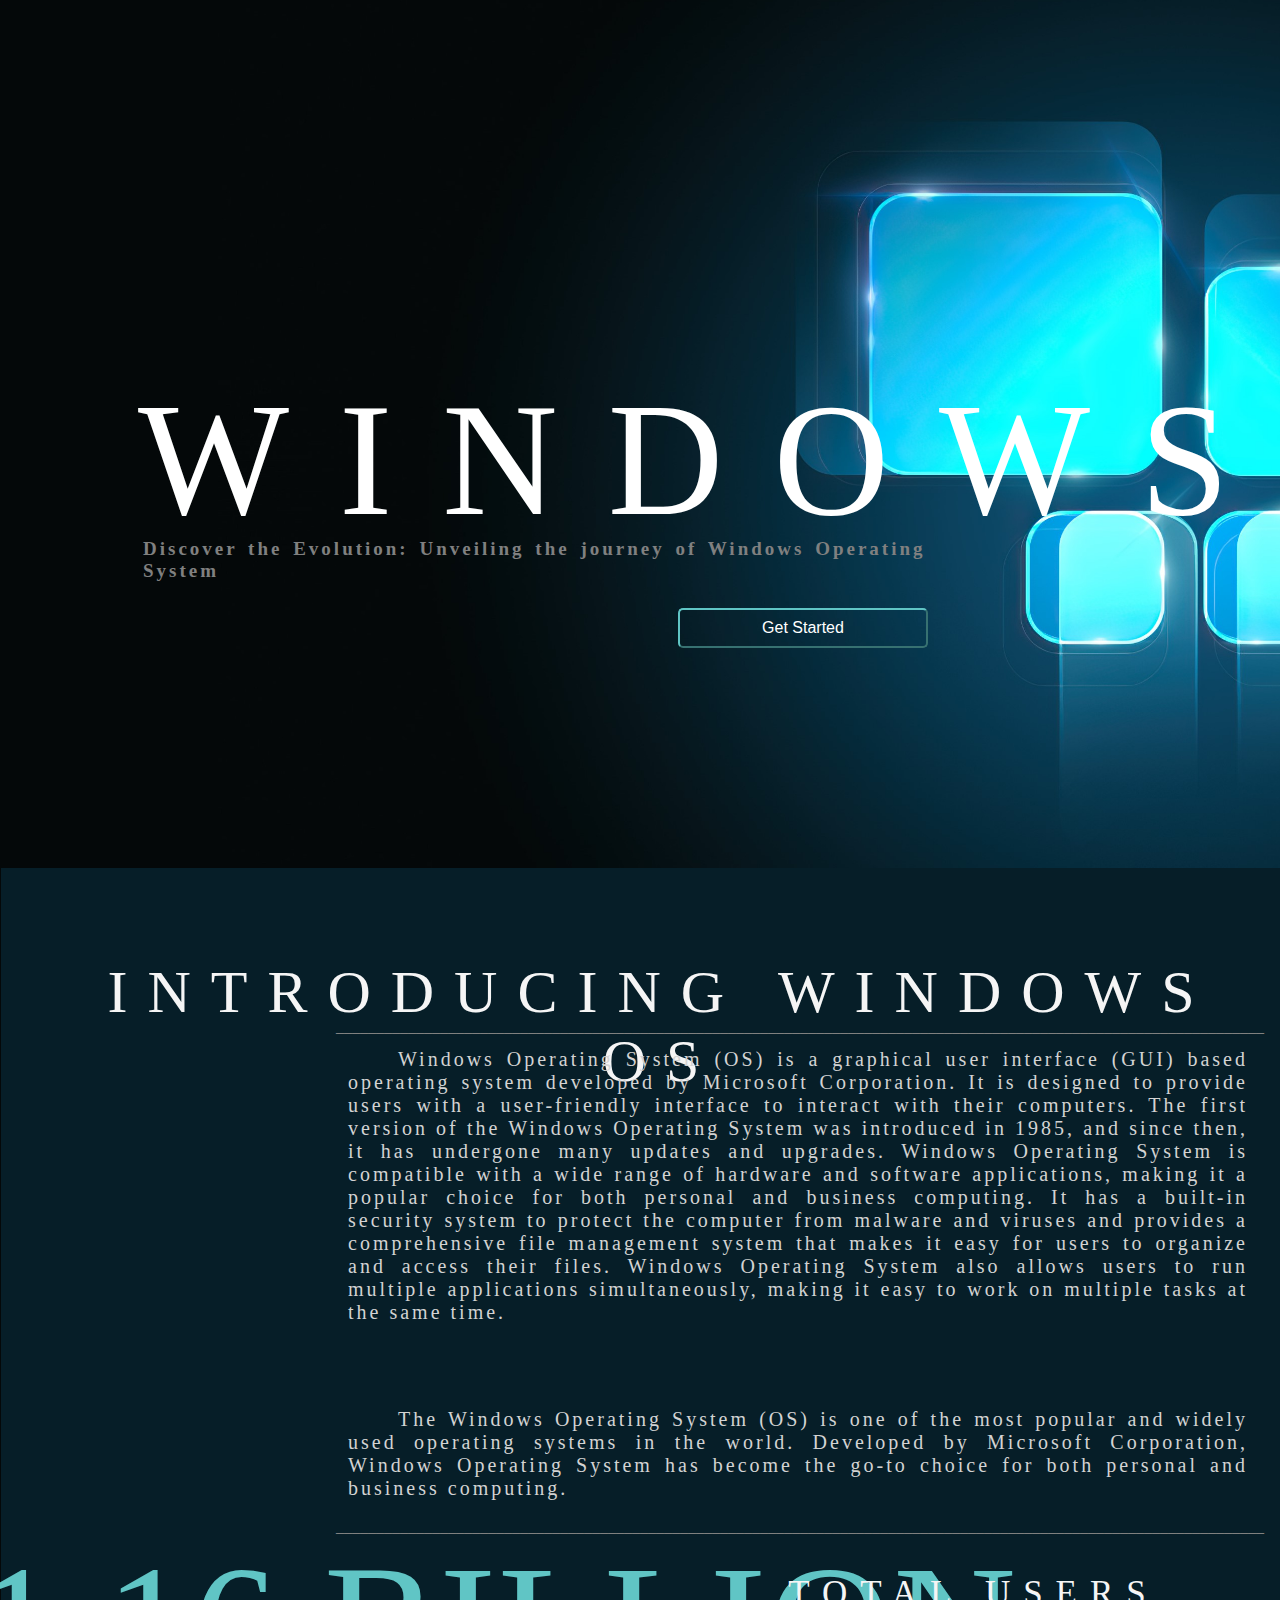
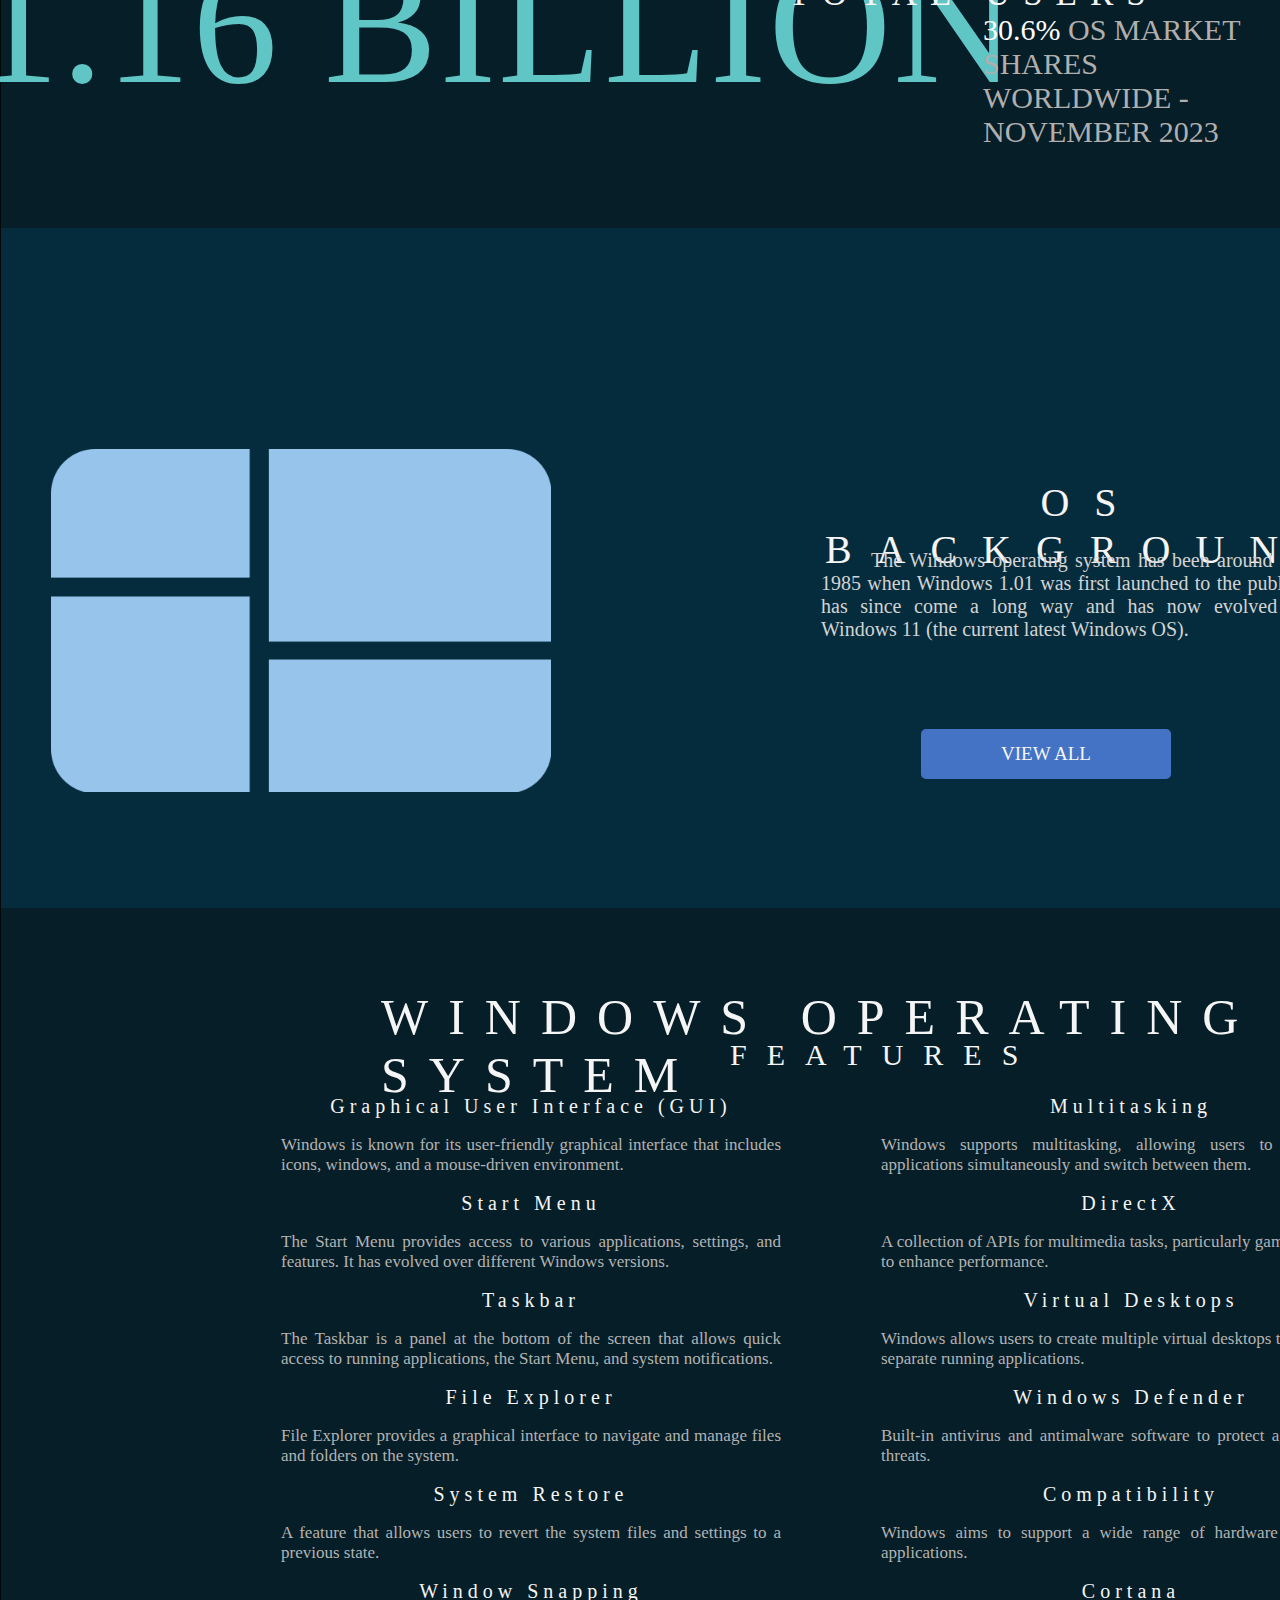
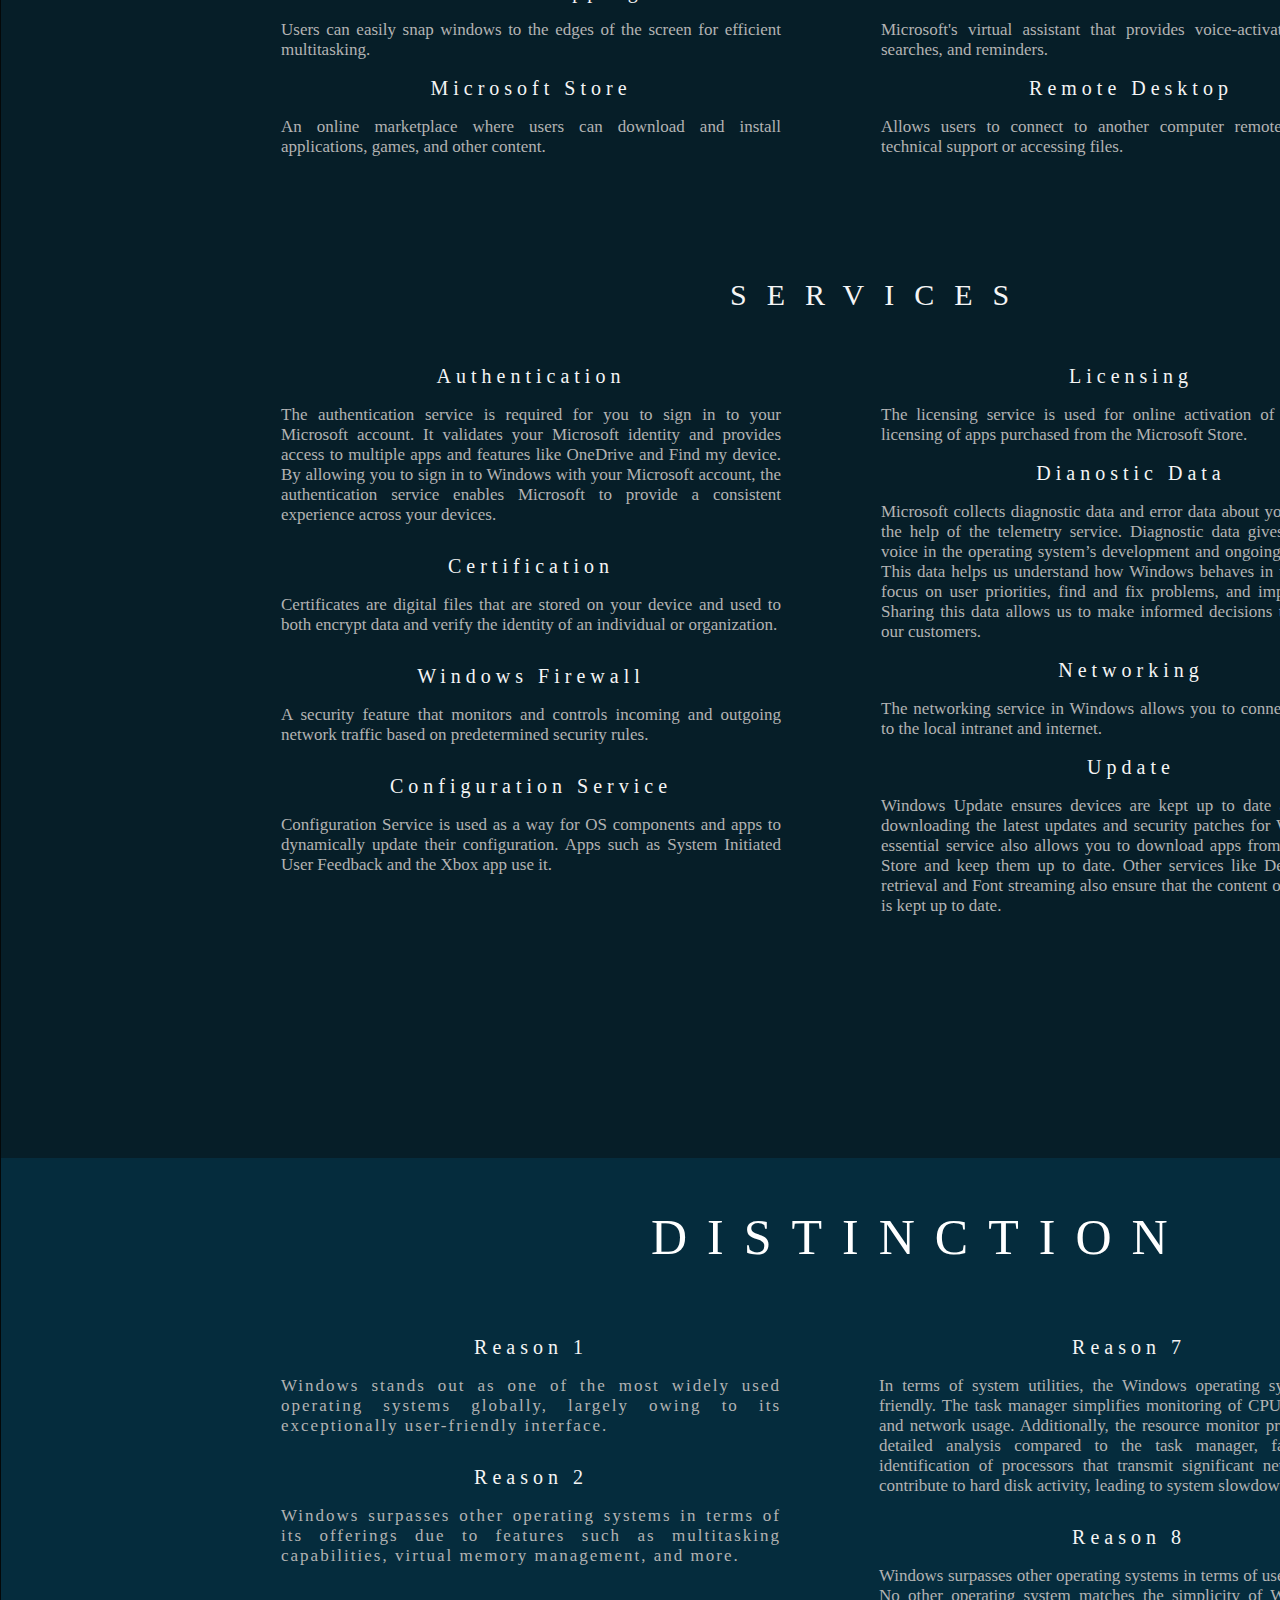
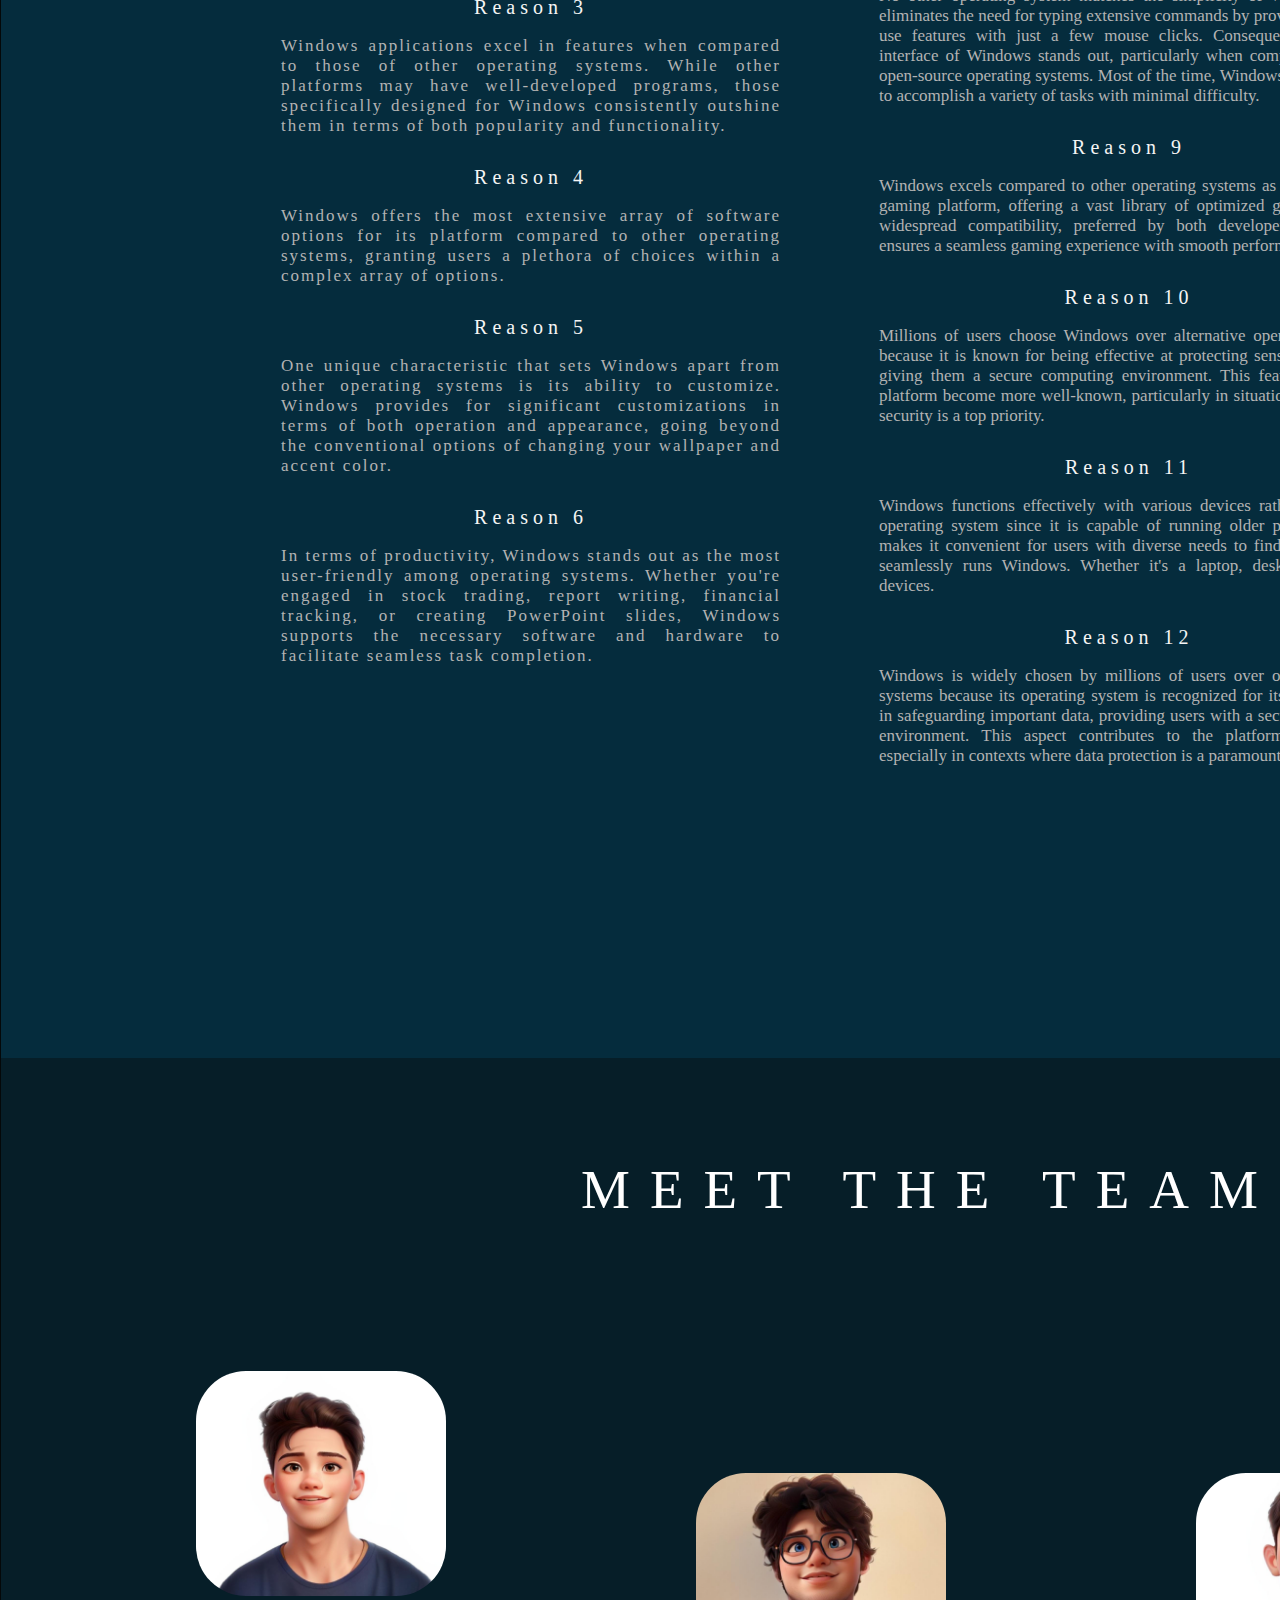
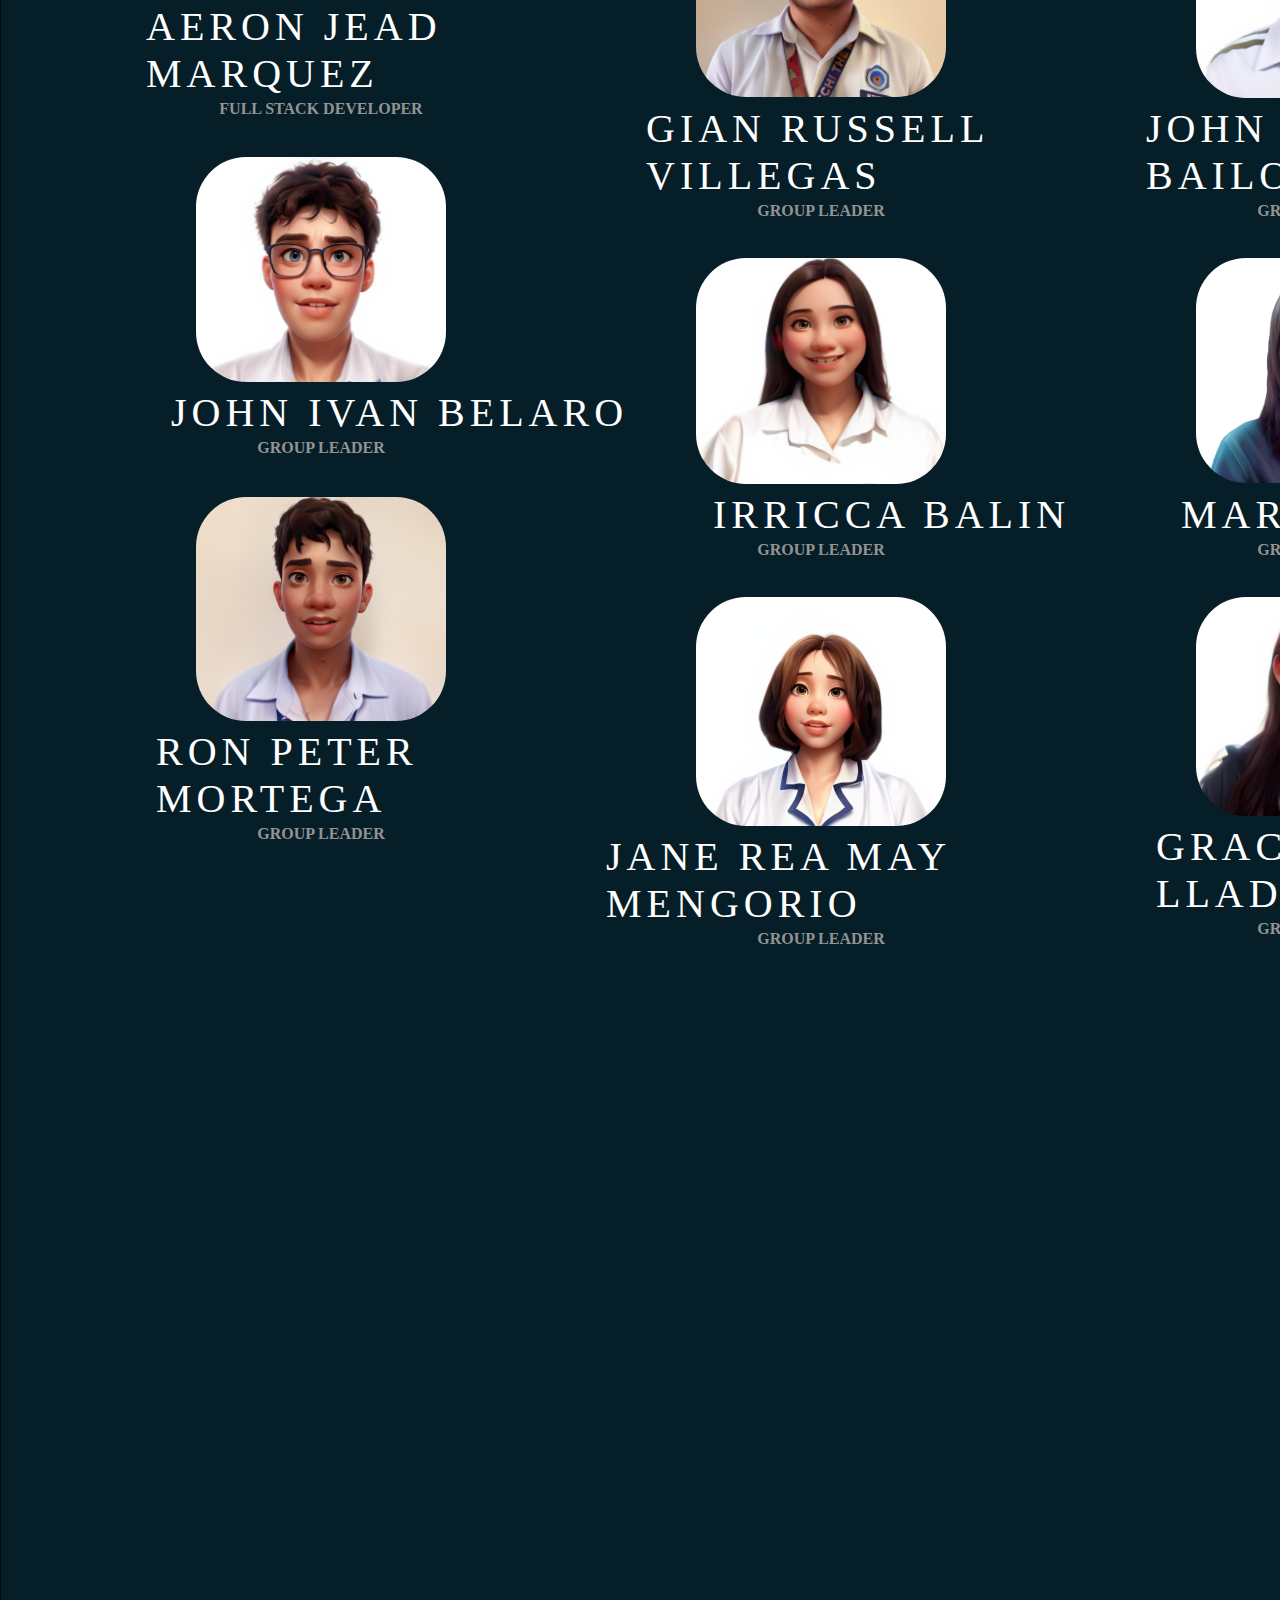
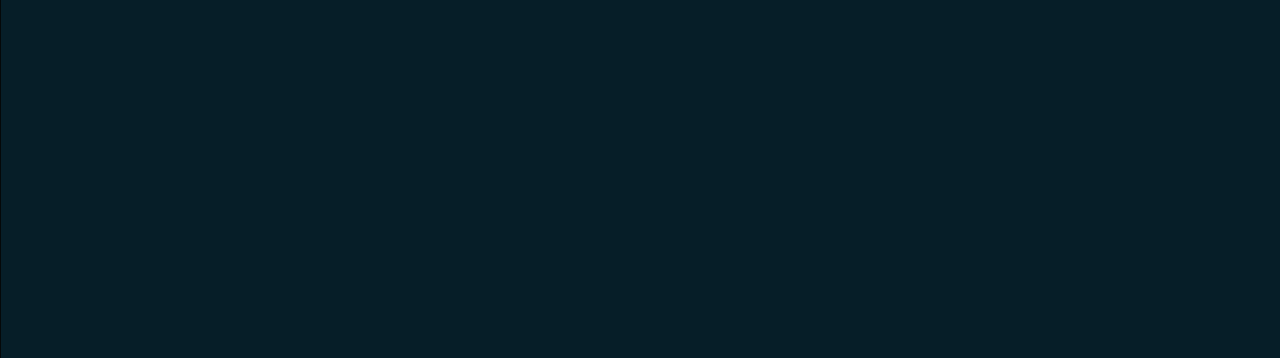
<file: Windows/WindowsOperatingSystemGroup4/PLAT-TECH PROJECT/index.html>
<!DOCTYPE html>
<html lang="en">
<head>
    <meta charset="UTF-8">
    <meta name="viewport" content="width=device-width, initial-scale=1.0">
    <title>Document</title>
    <link rel="stylesheet" href="style.css">
</head>
<body>
    
    <div class="container">
        <div class="slide1">
            <img class="pic1" src="PLAT.jpg" alt="">
            <h1>WINDOWS</h1>
            <h4>Discover the Evolution: Unveiling the journey of Windows Operating System
            </h4>
            <button id="getStartedButton">Get Started</button>
        </div>
        <div class="forINTRODUCTION">
            <div class="sep">
                <p class="p1">____________________________________________________________________________________________________________________</p>
            <p class="p2">____________________________________________________________________________________________________________________</p>
        
            </div>
            <div class="introcont">
                
                <div class="intro1">
                <h3>INTRODUCING WINDOWS OS</h3>
            </div>
            </div>
        </div>
        <div class="slide2">
            <p class="para1">
                Windows Operating System (OS) is a graphical user interface (GUI) based operating system developed by Microsoft Corporation. It is designed to provide users with a user-friendly interface to interact with their computers. The first version of the Windows Operating System was introduced in 1985, and since then, it has undergone many updates and upgrades. Windows Operating System is compatible with a wide range of hardware and software applications, making it a popular choice for both personal and business computing. It has a built-in security system to protect the computer from malware and viruses and provides a comprehensive file management system that makes it easy for users to organize and access their files. Windows Operating System also allows users to run multiple applications simultaneously, making it easy to work on multiple tasks at the same time.
             </p>
             <p class="para2">
                The Windows Operating System (OS) is one of the most popular and widely used operating systems in the world. Developed by Microsoft Corporation, Windows Operating System has become the go-to choice for both personal and business computing.
             </p>
             <div class="total">
                <div class="users">
                    <h1>
                        1.16 BILLION
                    </h1>
                    <h2>
                        TOTAL USERS 
                    </h2>
                    <h3>
                        <b style="font-weight: 100; color: white;">30.6%</b> OS MARKET SHARES WORLDWIDE - NOVEMBER 2023
                   
                    </h3>
                    <h4>
                    </h4>
                 </div>
             </div>
             <div style="margin-top: -200px;" class="background">
                <button id="Version">VIEW ALL</button>
                <div class="backver">
                    <h2>
                        OS BACKGROUND
                    </h2>
                    <p>
                        The Windows operating system has been around since 1985 when Windows 1.01 was first launched to the public. It has since come a long way and has now evolved into Windows 11 (the current latest Windows OS).
                    </p>

                </div>
                <div class="version">
                    <div class="allversion">
                        <img class="active" src="Version/version1.0.png" alt=" ">
                        <img src="Version/version2.png" alt=" ">
                        <img src="Version/version3.png" alt="">
                        <img src="Version/version4.png" alt="">
                        <img src="Version/version5.png" alt="">
                        <img src="Version/version6.png" alt="">
                        <img src="Version/version7.png" alt="">
                        <img src="Version/version8.png" alt="">
                        <img src="Version/version9.png" alt="">
                    </div>
                </div>
            </div>
        </div>
        <div class="slide3">
            <div class="content3">
                <h1>WINDOWS OPERATING SYSTEM</h1>
                <h3>FEATURES</h3>
                <div class="features">
                    <div class="one">
                        <h2>Graphical User Interface (GUI)</h2>
                        <p>Windows is known for its user-friendly graphical interface that includes icons, windows, and a mouse-driven environment.</p>
                        <h2>Start Menu</h2>
                        <p>The Start Menu provides access to various applications, settings, and features. It has evolved over different Windows versions.</p>
                        <h2>Taskbar</h2>
                        <p>The Taskbar is a panel at the bottom of the screen that allows quick access to running applications, the Start Menu, and system notifications.</p>
                        <h2>File Explorer</h2>
                        <p>File Explorer provides a graphical interface to navigate and manage files and folders on the system.</p>
                        <h2>System Restore</h2>
                        <p>A feature that allows users to revert the system files and settings to a previous state.</p>                
                        <h2>Window Snapping</h2>
                        <p>Users can easily snap windows to the edges of the screen for efficient multitasking.</p>
                        <h2>Microsoft Store</h2>
                        <p>An online marketplace where users can download and install applications, games, and other content.</p>
                    </div>
                    <div class="two">
                        <h2>Multitasking</h2>
                        <p>Windows supports multitasking, allowing users to run multiple applications simultaneously and switch between them.</p>
                        <h2>DirectX</h2>
                        <p>A collection of APIs for multimedia tasks, particularly gaming and video, to enhance performance.</p>
                        <h2>Virtual Desktops</h2>
                        <p>Windows allows users to create multiple virtual desktops to organize and separate running applications.</p>
                        <h2>Windows Defender</h2>
                        <p>Built-in antivirus and antimalware software to protect against security threats.</p>
                        <h2>Compatibility</h2>
                        <p>Windows aims to support a wide range of hardware and software applications.</p>
                        <h2>Cortana</h2>
                        <p>Microsoft's virtual assistant that provides voice-activated assistance, searches, and reminders.</p>
                        <h2>Remote Desktop</h2>
                        <p>Allows users to connect to another computer remotely, useful for technical support or accessing files.</p>
                        
                        </div>
              
                </div>
                <div class="service">
                    <h1>SERVICES</h1>
                    <div class="servone">
                        <h2>Authentication</h2>
                        <p>The authentication service is required for you to sign in to your Microsoft account. It validates your Microsoft identity and provides access to multiple apps and features like OneDrive and Find my device. By allowing you to sign in to Windows with your Microsoft account, the authentication service enables Microsoft to provide a consistent experience across your devices.
                        </p>
                        <h2>Certification</h2>
                        <p>Certificates are digital files that are stored on your device and used to both encrypt data and verify the identity of an individual or organization.</p>
                        <h2>Windows Firewall</h2>
                        <p>A security feature that monitors and controls incoming and outgoing network traffic based on predetermined security rules.</p>
                        <h2>Configuration Service</h2>
                        <p>Configuration Service is used as a way for OS components and apps to dynamically update their configuration. Apps such as System Initiated User Feedback and the Xbox app use it.
                        </p>

                    </div>
                    <div class="servtwo">
                        <h2>Licensing</h2>
                        <p>The licensing service is used for online activation of Windows and licensing of apps purchased from the Microsoft Store.</p>
                        <h2>Dianostic Data</h2>
                        <p>Microsoft collects diagnostic data and error data about your device with the help of the telemetry service. Diagnostic data gives every user a voice in the operating system’s development and ongoing improvement. This data helps us understand how Windows behaves in the real world, focus on user priorities, find and fix problems, and improve services. Sharing this data allows us to make informed decisions that benefit all our customers.
                        </p>
                        <h2>Networking</h2>
                        <p>The networking service in Windows allows you to connect your device to the local intranet and internet.
                        </p>
                        <h2>Update</h2>
                        <p>Windows Update ensures devices are kept up to date and secure by downloading the latest updates and security patches for Windows. This essential service also allows you to download apps from the Microsoft Store and keep them up to date.

                            Other services like Device metadata retrieval and Font streaming also ensure that the content on your devices is kept up to date.</p>
                    
                    </div>
                </div>
            </div>
            
        </div>


        <!-- FOR DISTINCTION-->
        <div class="slide4">
            <div class="content4">
                <h1>DISTINCTION</h1>
            </div>
                <div class="distone">
                    <h2>Reason 1</h2>
                    <p>Windows stands out as one of the most widely used operating systems globally, largely owing to its exceptionally user-friendly interface.</p>
                    <h2>Reason 2</h2>
                    <p>Windows surpasses other operating systems in terms of its offerings due to features such as multitasking capabilities, virtual memory management, and more.
                    </p>
                    <h2>Reason 3</h2>
                    <p>Windows applications excel in features when compared to those of other operating systems. While other platforms may have well-developed programs, those specifically designed for Windows consistently outshine them in terms of both popularity and functionality.</p>
                    <h2>Reason 4</h2>
                    <p>Windows offers the most extensive array of software options for its platform compared to other operating systems, granting users a plethora of choices within a complex array of options.</p>
                    <h2>Reason 5</h2>
                    <p>One unique characteristic that sets Windows apart from other operating systems is its ability to customize. Windows provides for significant customizations in terms of both operation and appearance, going beyond the conventional options of changing your wallpaper and accent color.</p>
                    <h2>Reason 6</h2>
                    <p>In terms of productivity, Windows stands out as the most user-friendly among operating systems. Whether you're engaged in stock trading, report writing, financial tracking, or creating PowerPoint slides, Windows supports the necessary software and hardware to facilitate seamless task completion.</p>
                </div>
                <div class="disttwo">
                    <h2>Reason 7</h2>
                    <p>In terms of system utilities, the Windows operating system is user-friendly. The task manager simplifies monitoring of CPU, RAM, GPU, and network usage. Additionally, the resource monitor provides a more detailed analysis compared to the task manager, facilitating the identification of processors that transmit significant network data or contribute to hard disk activity, leading to system slowdowns.</p>
                    <h2>Reason 8</h2>
                    <p>Windows surpasses other operating systems in terms of user-friendliness. No other operating system matches the simplicity of Windows, as it eliminates the need for typing extensive commands by providing easy-to-use features with just a few mouse clicks. Consequently, the user interface of Windows stands out, particularly when compared to other open-source operating systems. Most of the time, Windows enables users to accomplish a variety of tasks with minimal difficulty.</p>
                    <h2>Reason 9</h2>
                    <p>Windows excels compared to other operating systems as it leads in the gaming platform, offering a vast library of optimized game titles. Its widespread compatibility, preferred by both developers and users, ensures a seamless gaming experience with smooth performance.</p>
                    <h2>Reason 10</h2>
                    <p>Millions of users choose Windows over alternative operating systems because it is known for being effective at protecting sensitive data and giving them a secure computing environment. This feature helps the platform become more well-known, particularly in situations where data security is a top priority.</p>
                    <h2>Reason 11</h2>
                    <p>Windows functions effectively with various devices rather than other operating system since it is capable of running older programs. This makes it convenient for users with diverse needs to find a device that seamlessly runs Windows. Whether it's a laptop, desktop, or other devices.</p>
                    <h2>Reason 12</h2>
                    <p>Windows is widely chosen by millions of users over other operating systems because its operating system is recognized for its effectiveness in safeguarding important data, providing users with a secure computing environment. This aspect contributes to the platform's popularity, especially in contexts where data protection is a paramount concern.</p>
                </div>
        </div>







        <!-- FOR CREATIVE TEAM-->
        <div class="slide5">
            <div class="content5">
                <h1>MEET THE TEAM</h1>
            </div>
            <div class="allmem">
                <div class="membersname">

                    <img src="aeron.png" alt="">
                    <h2>AERON JEAD MARQUEZ</h2>
                    <h4>FULL STACK DEVELOPER</h4><br>
                    <img src="ivan.png" alt="">
                    <h2  style="margin-left: 25px;">JOHN IVAN BELARO</h2>
                    <h4>GROUP LEADER</h4><br>
                    <img src="ron.png" alt="">
                    <h2 style="margin-left: 10px;">RON PETER MORTEGA</h2>
                    <h4>GROUP LEADER</h4><br>
                </div>
                <div class="membersname2">
                    <img src="gian.png" alt="">
                    <h2>GIAN RUSSELL VILLEGAS</h2>
                    <h4>GROUP LEADER</h4>
                    <img src="icca.png" alt="">
                    <h2 style="margin-left: 67px;">IRRICCA BALIN</h2>
                    <h4>GROUP LEADER</h4>
                    <img src="jane.png" alt="">
                    <h2 style="margin-left: -40px;">JANE REA MAY MENGORIO</h2>
                    <h4>GROUP LEADER</h4>
                 

         
                </div>
                <div class="membersname3">
                    <img src="bailon.png" alt="">
                    <h2>JOHN CEDRICK BAILON</h2>
                    <h4>GROUP LEADER</h4>
                    <img style="height: 225px;"  src="mary.png" alt="">
                    <h2 style="margin-left: 35px;">MARIJOY NOVORA</h2>
                    <h4>GROUP LEADER</h4>
                    
                    <img src="grace.png" alt="">
                    <h2 style="margin-left: 10px;">GRACE ANN LLADONE</h2>
                    <h4>GROUP LEADER</h4>

         
                </div>

            </div>


        </div>
    </div>
    
    <script>
       document.addEventListener("DOMContentLoaded", function () {
        let currentIndex = 0;
        const images = document.querySelectorAll('.allversion img');

        function showImage(index) {
            images.forEach((img, i) => {
                if (i === index) {
                    img.classList.add('active');
                } else {
                    img.classList.remove('active');
                }
            });
        }
        function rotateImages() {
            currentIndex = (currentIndex + 1) % images.length;
            showImage(currentIndex);
        }
        showImage(currentIndex);
        setInterval(rotateImages, 3000);
    });
    document.getElementById("Version").addEventListener("click", function() {
        // Navigate to the next page (index.html)
        window.location.href = "OS-Background.html";
    });
    var getStartedButton = document.getElementById('getStartedButton');
        var introductionSection = document.querySelector('.forINTRODUCTION');
        getStartedButton.addEventListener('click', function() {
            introductionSection.scrollIntoView({ behavior: 'smooth' });
            document.body.classList.add('no-scroll');
            setTimeout(function() {
                document.body.classList.remove('no-scroll');
            }, 1000);
        });
        
    </script>
    
</body>
</html>
</file>
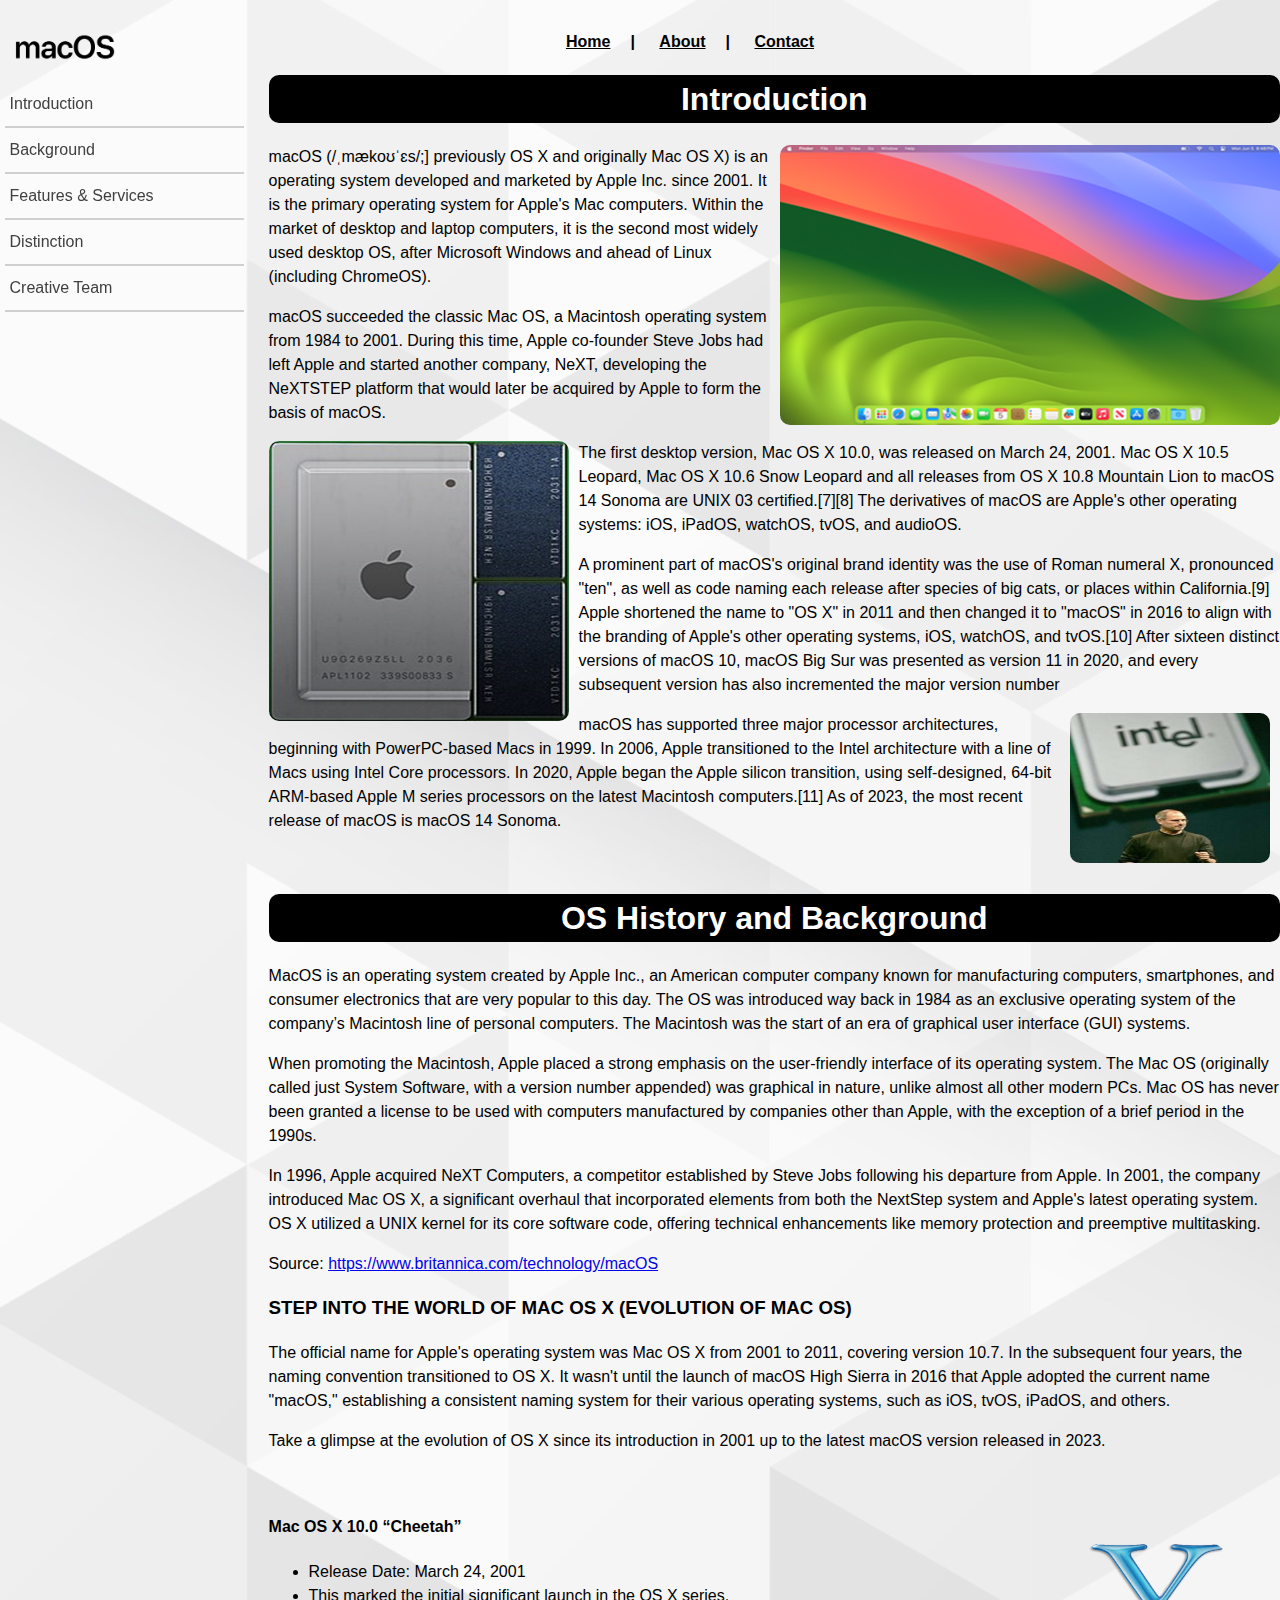
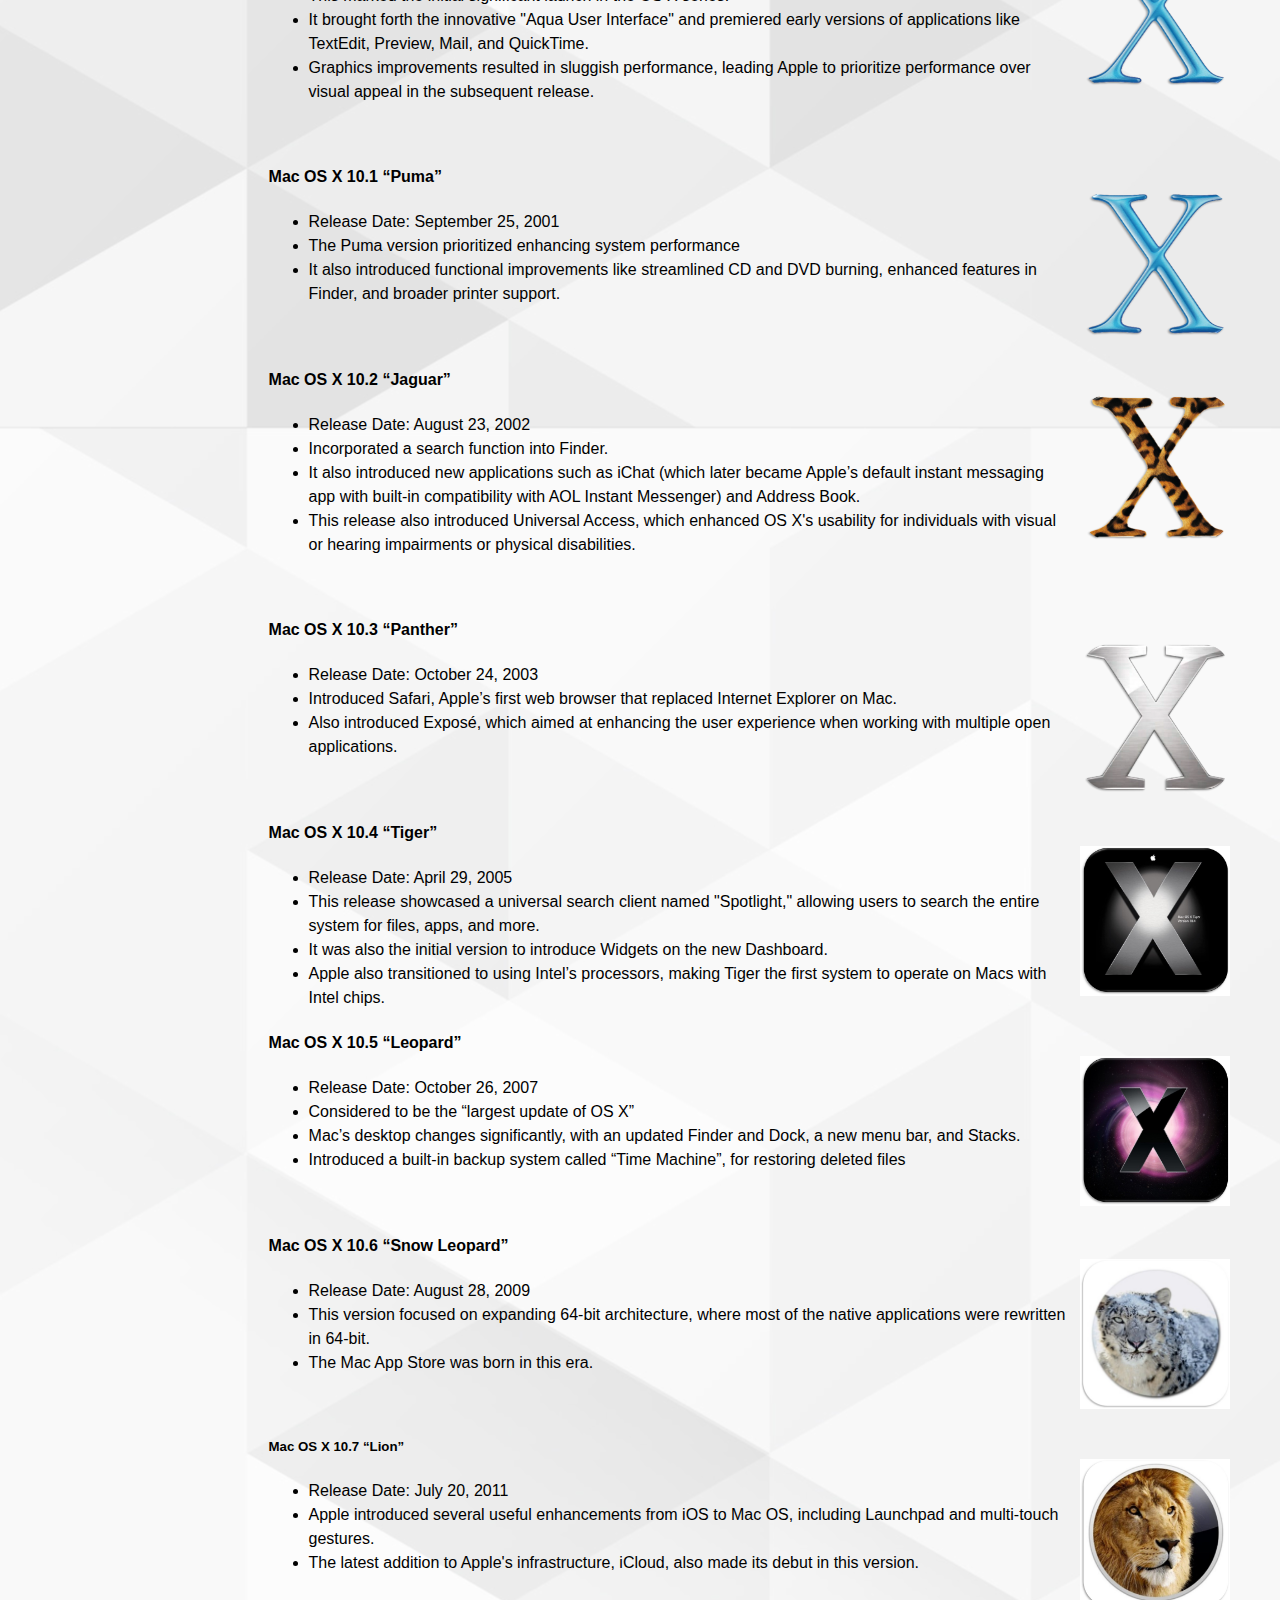
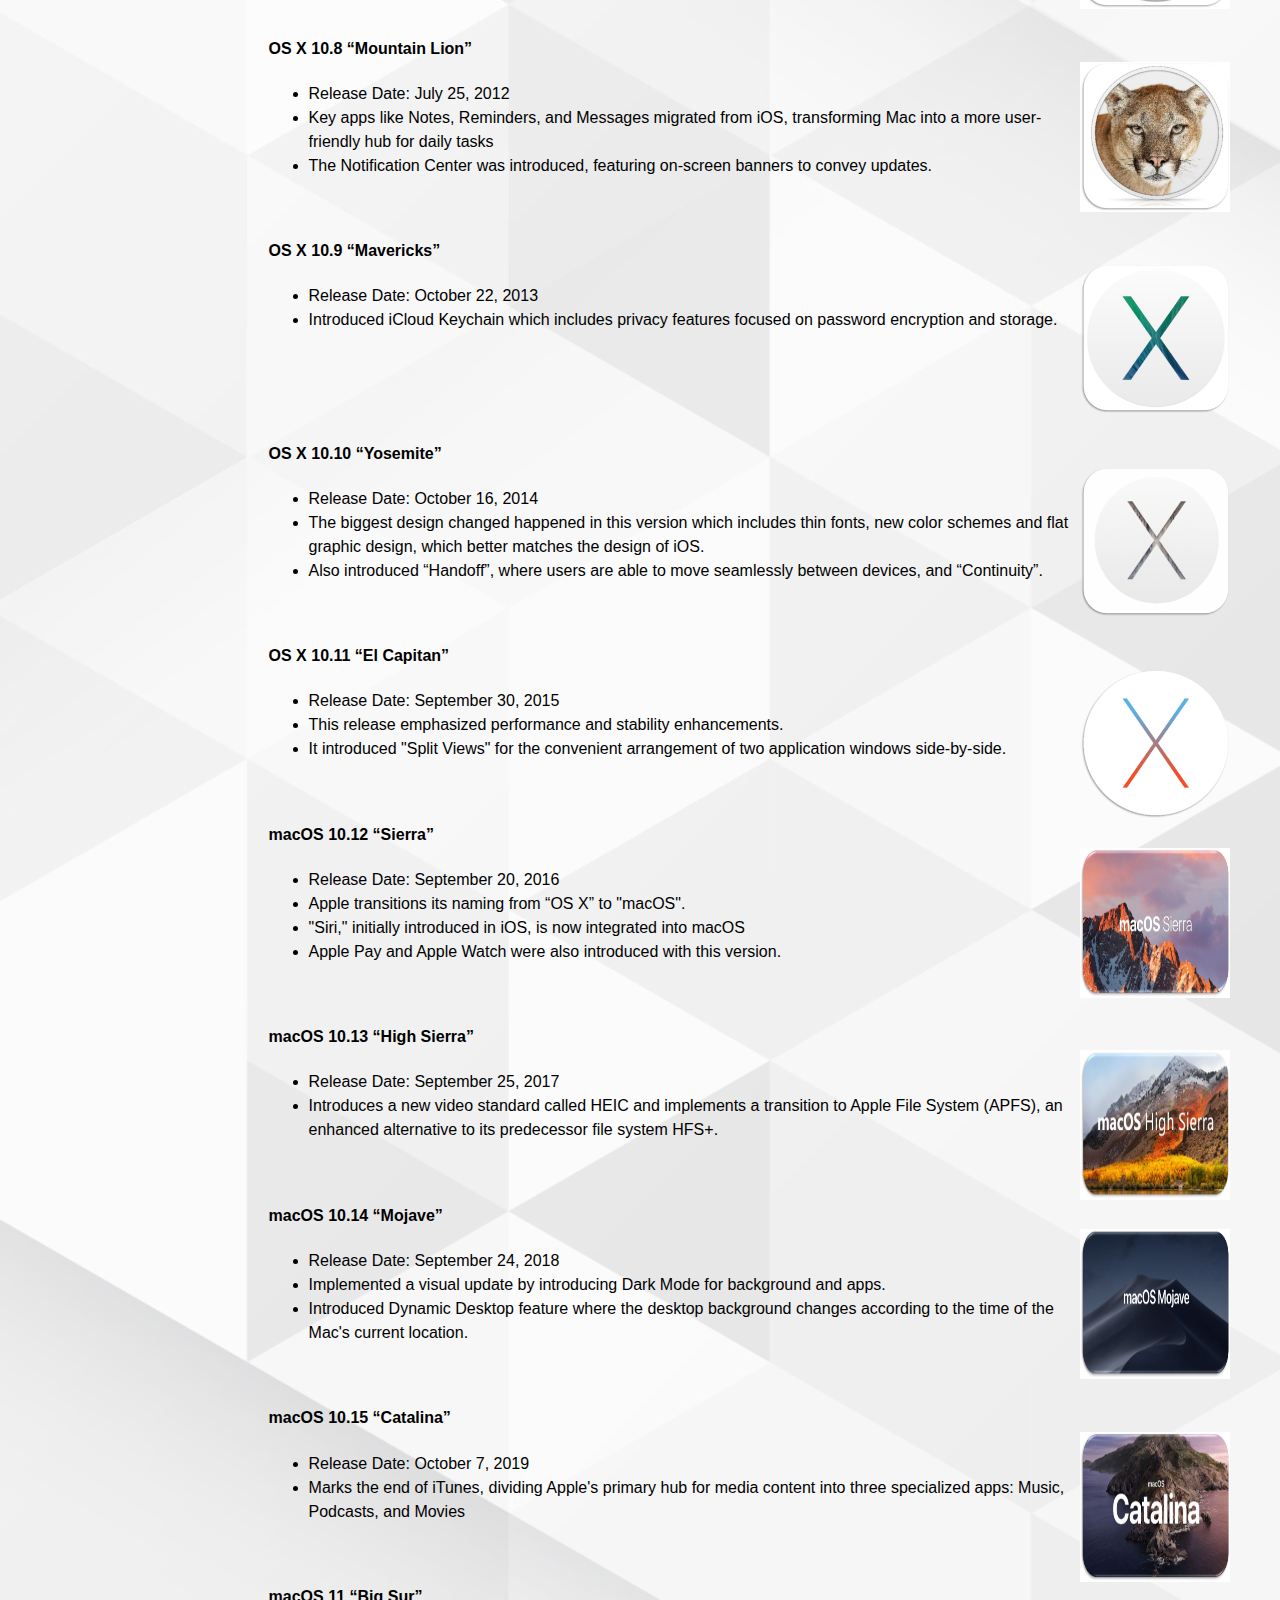
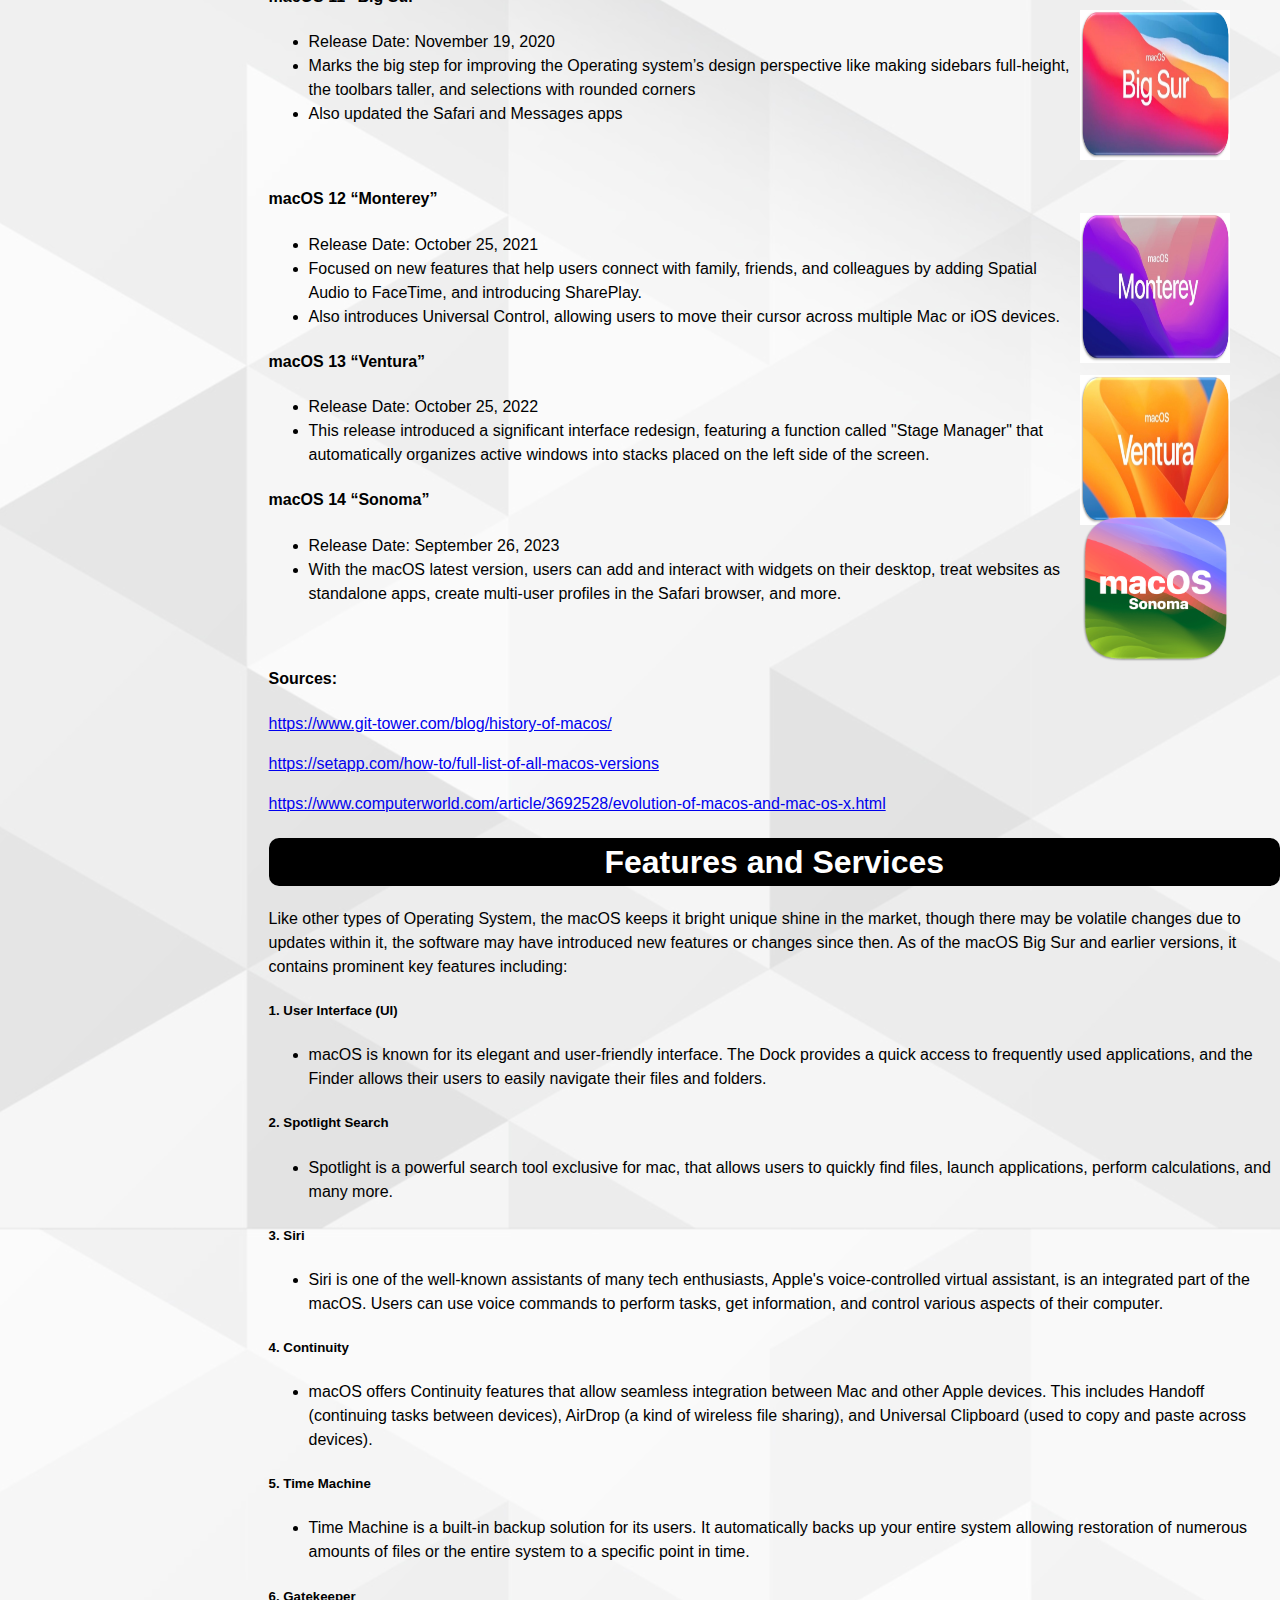
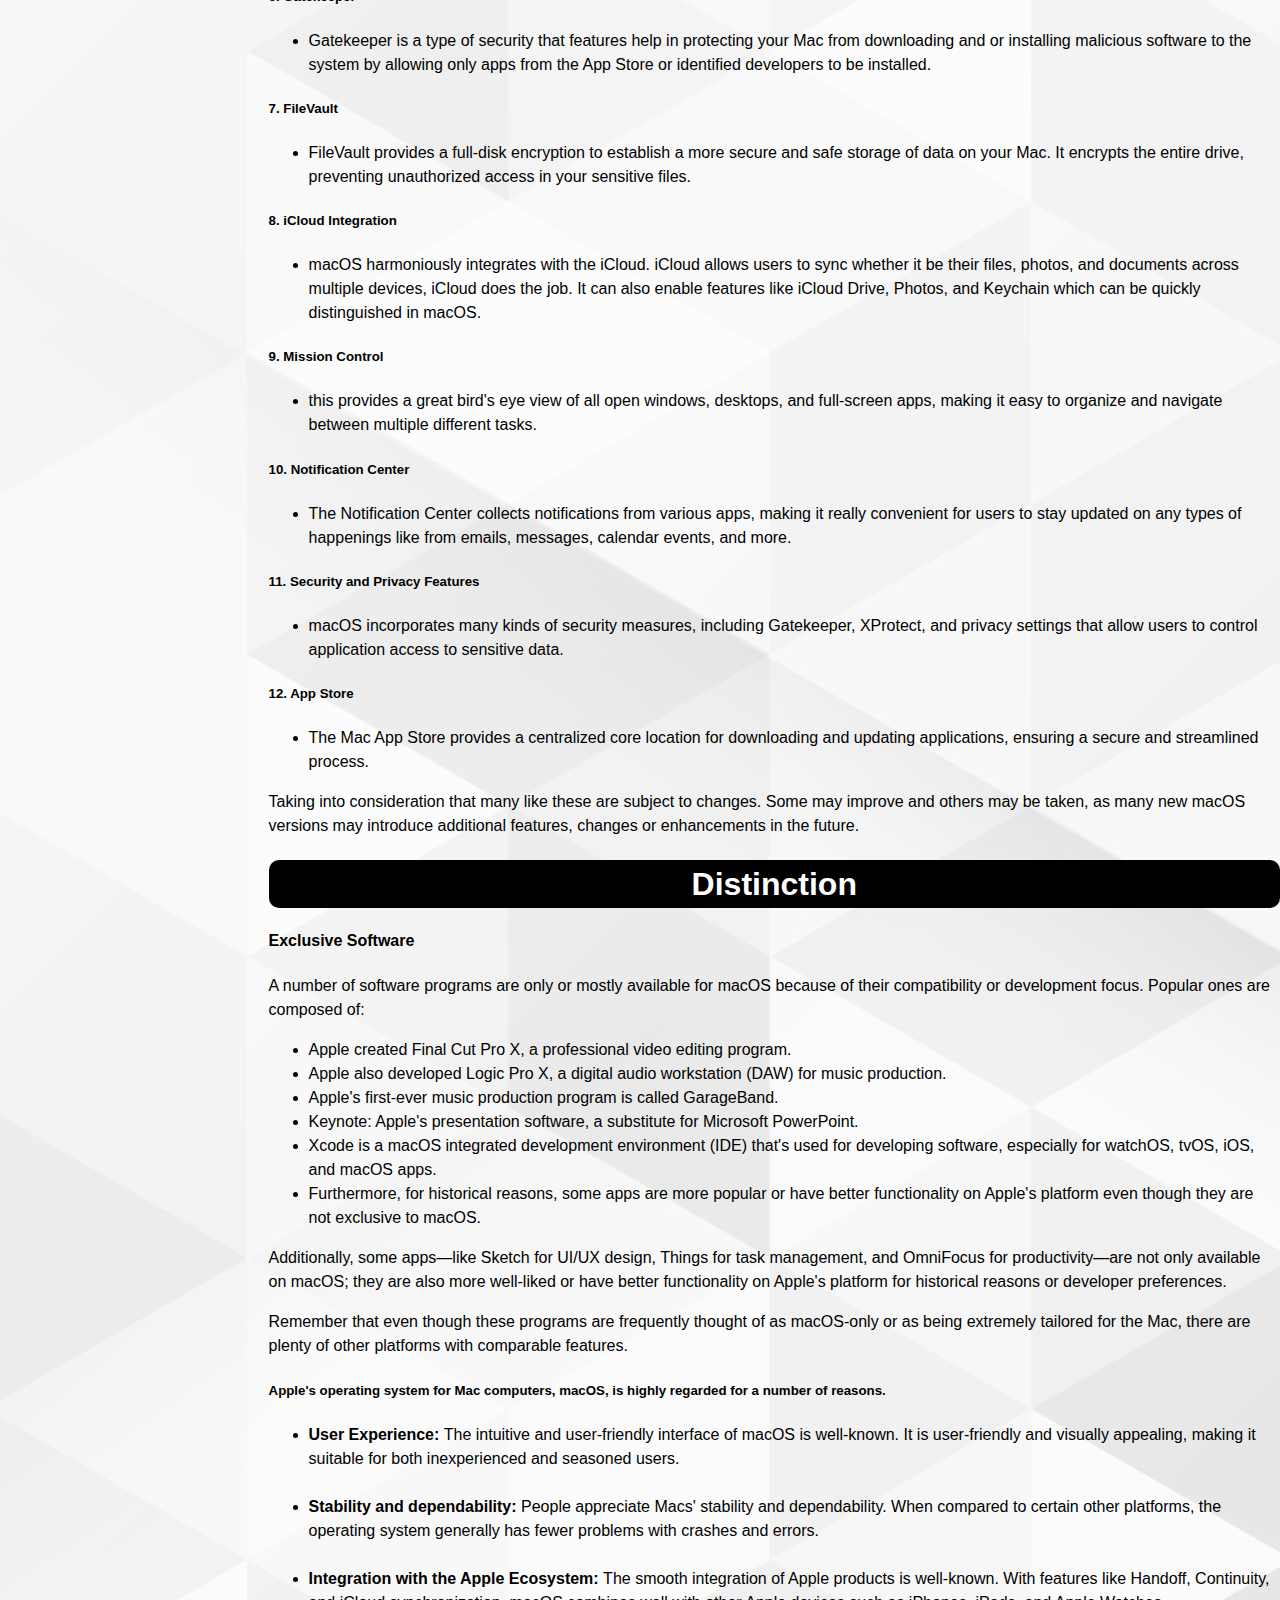
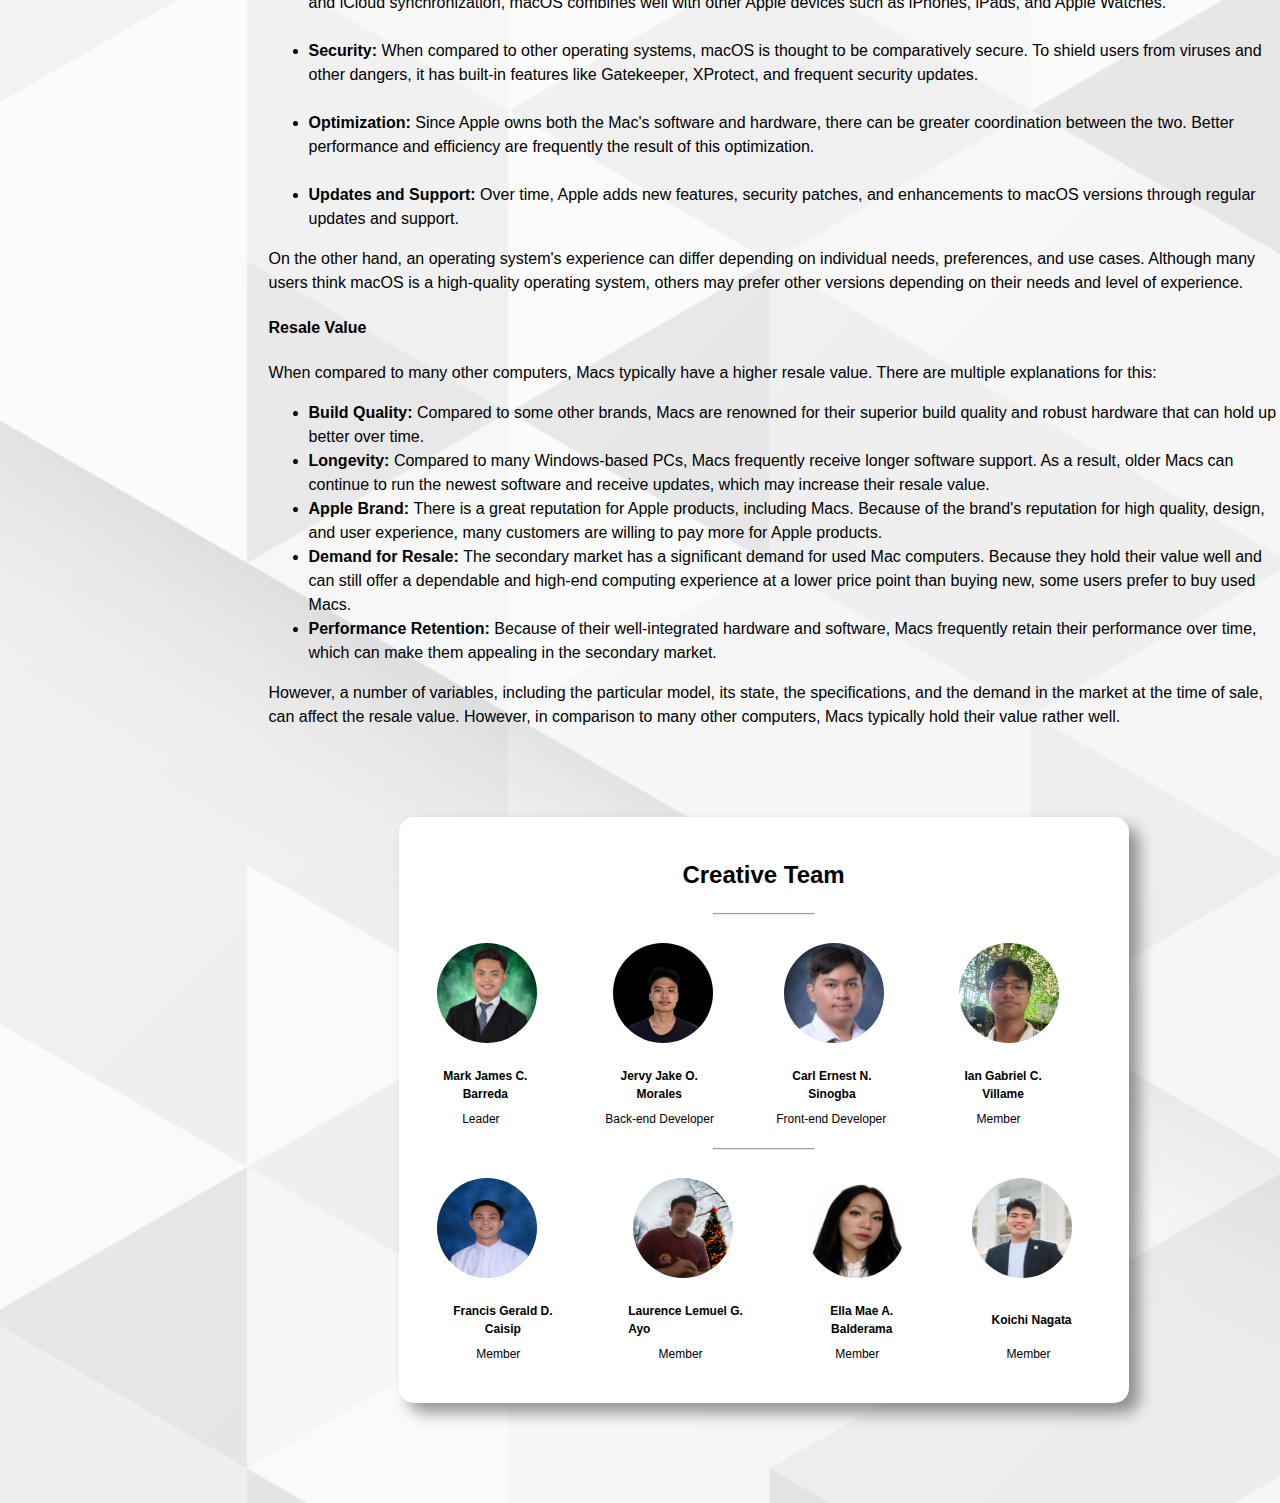
<file: macOS/documentation page Final/documentation page/documentationpage.html>
<!DOCTYPE html>
<html>
  <head>
    <title>mac os</title>
    <meta charset="UTF-8">
    <meta name="viewport" content="width=device-width, initial-scale=1.0">
    <link rel="stylesheet" href="styles.css"/>
  </head>
  <body>
            <nav class="navbar">
                   
              <a href="#"><i class="fa-sharp fa-solid fa-house"></i> Home</a><a class="n1">|</a>
              <a href="#about" ><i class="far fa-address-card pad"></i>  About</a><a class="n2">|</a>
              <a href="#creativeteam"><i class="far fa-paper-plane pad"></i>  Contact</a>
              </nav>

    <nav id="navbar">
      <ul>
        <br>
      <br>
       <img src="pics/macOS-Logo.png" class="logo" alt="logo"> 
       <br><br>
        <a class="nav-link" href="#introduction"><li>Introduction</li></a>
        <a class="nav-link" href="#background"><li>Background</li></a>
        <a class="nav-link" href="#features&services"><li>Features & Services</li></a>
        <a class="nav-link" href="#distinction"><li>Distinction</li></a>
        <a class="nav-link" href="#creativeteam"><li>Creative Team</li></a>
      </ul>
    </nav>


    <main id="main-doc">
      <section class="main-section" id="introduction">
        <header><h1>Introduction</h1></header>
        <img src="pics/pic1.png" class="pic" alt="mac" > 
        <p>macOS (/ˌmækoʊˈɛs/;] previously OS X and originally Mac OS X) is an operating system developed and marketed by Apple Inc. since 2001.  It is the primary operating system for Apple's Mac computers. Within the market of desktop and laptop computers, it is the second most widely used desktop OS, after Microsoft Windows and ahead of Linux (including ChromeOS).</p>
        <p>macOS succeeded the classic Mac OS, a Macintosh operating system from 1984 to 2001. During this time, Apple co-founder Steve Jobs had left Apple and started another company, NeXT, developing the NeXTSTEP platform that would later be acquired by Apple to form the basis of macOS.</p>
        <img src="pics/pic3.jpg" class="pic3" alt="mac" > 
        <p>The first desktop version, Mac OS X 10.0, was released on March 24, 2001. Mac OS X 10.5 Leopard, Mac OS X 10.6 Snow Leopard and all releases from OS X 10.8 Mountain Lion to macOS 14 Sonoma are UNIX 03 certified.[7][8] The derivatives of macOS are Apple's other operating systems: iOS, iPadOS, watchOS, tvOS, and audioOS.</p>
        <p>A prominent part of macOS's original brand identity was the use of Roman numeral X, pronounced "ten", as well as code naming each release after species of big cats, or places within California.[9] Apple shortened the name to "OS X" in 2011 and then changed it to "macOS" in 2016 to align with the branding of Apple's other operating systems, iOS, watchOS, and tvOS.[10] After sixteen distinct versions of macOS 10, macOS Big Sur was presented as version 11 in 2020, and every subsequent version has also incremented the major version number</p>
        <img src="pics/pic2.jpg" class="pic2" alt="mac" > 
        <p>macOS has supported three major processor architectures, beginning with PowerPC-based Macs in 1999. In 2006, Apple transitioned to the Intel architecture with a line of Macs using Intel Core processors. In 2020, Apple began the Apple silicon transition, using self-designed, 64-bit ARM-based Apple M series processors on the latest Macintosh computers.[11] As of 2023, the most recent release of macOS is macOS 14 Sonoma.</p>
        <br>
      </section>

      <section class="main-section" id="background">
        
        <header><h1>OS History and Background</h1></header>
        <p>MacOS is an operating system created by Apple Inc., an American computer company known for manufacturing computers, smartphones, and consumer electronics that are very popular to this day. The OS was introduced way back in 1984 as an exclusive operating system of the company’s Macintosh line of personal computers. The Macintosh was the start of an era of graphical user interface (GUI) systems.</p>
        <p>When promoting the Macintosh, Apple placed a strong emphasis on the user-friendly interface of its operating system. The Mac OS (originally called just System Software, with a version number appended) was graphical in nature, unlike almost all other modern PCs. Mac OS has never been granted a license to be used with computers manufactured by companies other than Apple, with the exception of a brief period in the 1990s.</p>
        <p>In 1996, Apple acquired NeXT Computers, a competitor established by Steve Jobs following his departure from Apple. In 2001, the company introduced Mac OS X, a significant overhaul that incorporated elements from both the NextStep system and Apple's latest operating system. OS X utilized a UNIX kernel for its core software code, offering technical enhancements like memory protection and preemptive multitasking.</p>

        <p>Source: <a href="https://www.britannica.com/technology/macOS">https://www.britannica.com/technology/macOS</a></p>


        <h3>STEP INTO THE WORLD OF MAC OS X (EVOLUTION OF MAC OS)</h3>
        <p>The official name for Apple's operating system was Mac OS X from 2001 to 2011, covering version 10.7. In the subsequent four years, the naming convention transitioned to OS X. It wasn't until the launch of macOS High Sierra in 2016 that Apple adopted the current name "macOS," establishing a consistent naming system for their various operating systems, such as iOS, tvOS, iPadOS, and others.</p>
        <p>Take a glimpse at the evolution of OS X since its introduction in 2001 up to the latest macOS version released in 2023.</p>
        <br>
        <h4><b>Mac OS X 10.0 “Cheetah” </b> </h4>
          <ul>
            <li class="none"><img src="pics/Cheetah.png" class="mac" alt="mac" >  </li>
            <li>Release Date: March 24, 2001 </li>
            <li>This marked the initial significant launch in the OS X series. </li>
            <li>It brought forth the innovative "Aqua User Interface" and premiered early versions of applications like TextEdit, Preview, Mail, and QuickTime.  </li>
            <li>Graphics improvements resulted in sluggish performance, leading Apple to prioritize performance over visual appeal in the subsequent release.</li>
          </ul>
            <br>

          <h4><b>Mac OS X 10.1 “Puma”</b> </h4>
          <ul>
            <li class="none"><img src="pics/Puma.png" class="mac" alt="mac" >  </li>
            <li>Release Date: September 25, 2001 </li>
            <li>The Puma version prioritized enhancing system performance</li>
            <li>It also introduced functional improvements like streamlined CD and DVD burning, enhanced features in Finder, and broader printer support. </li>
          </ul>
          <br>

          <h4><b>Mac OS X 10.2 “Jaguar” </b> </h4>
         
          <ul>
            <li class="none"><img src="pics/Jaguar.png" class="mac" alt="mac" >  </li>
            <li>Release Date: August 23, 2002</li>
            <li>Incorporated a search function into Finder. </li>
            <li>It also introduced new applications such as iChat (which later became Apple’s default instant messaging app with built-in compatibility with AOL Instant Messenger) and Address Book. </li>
            <li>This release also introduced Universal Access, which enhanced OS X's usability for individuals with visual or hearing impairments or physical disabilities.</li>
          </ul>

          <br>
          <h4><b>Mac OS X 10.3 “Panther”</b> </h4>
          
          <ul>
            <li class="none"><img src="pics/Panther.png" class="mac" alt="mac" >  </li>
            <li>Release Date: October 24, 2003</li>
            <li>Introduced Safari, Apple’s first web browser that replaced Internet Explorer on Mac. </li>
            <li>Also introduced Exposé, which aimed at enhancing the user experience when working with multiple open applications.</li>
          </ul>
          <br>
          
          <h4><b>Mac OS X 10.4 “Tiger” </b> </h4>
          <ul>
            <li class="none"><img src="pics/Tiger.jpg" class="mac" alt="mac" >  </li>
            <li>Release Date: April 29, 2005</li>
            <li>This release showcased a universal search client named "Spotlight," allowing users to search the entire system for files, apps, and more.</li>
            <li>It was also the initial version to introduce Widgets on the new Dashboard.</li>
            <li>Apple also transitioned to using Intel’s processors, making Tiger the first system to operate on Macs with Intel chips.</li>
          </ul>

          <h4><b>Mac OS X 10.5 “Leopard”  </b> </h4>
          <ul>
            <li class="none"><img src="pics/Leopard.jpg" class="mac" alt="mac" >  </li>
            <li>Release Date: October 26, 2007</li>
           
            <li>Considered to be the “largest update of OS X” </li>
            <li>Mac’s desktop changes significantly, with an updated Finder and Dock, a new menu bar, and Stacks.</li>
            <li>Introduced a built-in backup system called “Time Machine”, for restoring deleted files</li>
          </ul>
          
            <br>
          <h4><b>Mac OS X 10.6 “Snow Leopard”</b> </h4>
          <ul>
            <li class="none"><img src="pics/Snow Leopard.jpg" class="mac" alt="mac" >  </li>
            <li>Release Date: August 28, 2009 </li>
            <li>This version focused on expanding 64-bit architecture, where most of the native applications were rewritten in 64-bit. </li>
            <li>The Mac App Store was born in this era.</li>
          </ul>
          <br>
          <h5><b>Mac OS X 10.7 “Lion”  </b> </h5>
          <ul>
            <li class="none"><img src="pics/Lion.jpg" class="mac" alt="mac" >  </li>
            <li>Release Date: July 20, 2011  </li>
            <li>Apple introduced several useful enhancements from iOS to Mac OS, including Launchpad and multi-touch gestures. </li>
            <li>The latest addition to Apple's infrastructure, iCloud, also made its debut in this version. </li>
          </ul>
            <br>
          <h4><b>OS X 10.8 “Mountain Lion” </b> </h4>
          <ul>
            <li class="none"><img src="pics/Mountain Lion.jpg" class="mac" alt="mac" >  </li>
            <li>Release Date: July 25, 2012</li>
            <li>Key apps like Notes, Reminders, and Messages migrated from iOS, transforming Mac into a more user-friendly hub for daily tasks </li>
            <li>The Notification Center was introduced, featuring on-screen banners to convey updates. </li>
          </ul>
          <br>
          <h4><b>OS X 10.9 “Mavericks”  </b> </h4>
          <ul>
            <li class="none"><img src="pics/Mavericks.png" class="mac" alt="mac" >  </li>
            <li>Release Date: October 22, 2013  </li>
            <li>Introduced iCloud Keychain which includes privacy features focused on password encryption and storage. </li>
          </ul>
          <br><br><br>
          <h4><b>OS X 10.10 “Yosemite”  </b> </h4>
          <ul>
            <li class="none"><img src="pics/Yosemite.png" class="mac" alt="mac" >  </li>
            <li>Release Date: October 16, 2014  </li>
            <li>The biggest design changed happened in this version which includes thin fonts, new color schemes and flat graphic design, which better matches the design of iOS. </li>
            <li>Also introduced “Handoff”, where users are able to move seamlessly between devices, and “Continuity”. </li>
          </ul>
          <br>
          <h4><b>OS X 10.11 “El Capitan”  </b> </h4>
          <ul>
            <li class="none"><img src="pics/El Capitan.png" class="mac" alt="mac" >  </li>
            <li>Release Date: September 30, 2015  </li>
            <li>This release emphasized performance and stability enhancements. </li>
            <li>It introduced "Split Views" for the convenient arrangement of two application windows side-by-side. </li>
          </ul>
          <br>
          <h4><b>macOS 10.12 “Sierra”  </b> </h4>
          <ul>
            <li class="none"><img src="pics/Sierra.jpg" class="mac" alt="mac" >  </li>
            <li>Release Date: September 20, 2016  </li>
            <li>Apple transitions its naming from “OS X” to "macOS". </li>
            <li>"Siri," initially introduced in iOS, is now integrated into macOS</li>
            <li>Apple Pay and Apple Watch were also introduced with this version.</li>
          </ul>
          <br>
          <h4><b>macOS 10.13 “High Sierra”  </b> </h4>
          <ul>
            <li class="none"><img src="pics/High Sierra.jpg" class="mac" alt="mac" >  </li>
            <li>Release Date: September 25, 2017 </li>
            <li>Introduces a new video standard called HEIC and implements a transition to Apple File System (APFS), an enhanced alternative to its predecessor file system HFS+. </li>
          
          </ul>
          <br>
          <h4><b>macOS 10.14 “Mojave”  </b> </h4>
          <ul>
            <li class="none"><img src="pics/Mojave.jpg" class="mac" alt="mac" >  </li>
            <li>Release Date: September 24, 2018  </li>
            <li>Implemented a visual update by introducing Dark Mode for background and apps. </li>
            <li>Introduced Dynamic Desktop feature where the desktop background changes according to the time of the Mac's current location. </li>
          </ul>

          <br>
          <h4><b>macOS 10.15 “Catalina”  </b> </h4>
          <ul>
            <li class="none"><img src="pics/Catalina.jpg" class="mac" alt="mac" >  </li>
            <li>Release Date: October 7, 2019  </li>
            <li>Marks the end of iTunes, dividing Apple's primary hub for media content into three specialized apps: Music, Podcasts, and Movies </li>
       
          </ul>
          <br>
          <h4><b>macOS 11 “Big Sur”  </b> </h4>
          <ul>
            <li class="none"><img src="pics/Big Sur.jpg" class="mac" alt="mac" >  </li>
            <li>Release Date: November 19, 2020  </li>
            <li>Marks the big step for improving the Operating system’s design perspective like making sidebars full-height, the toolbars taller, and selections with rounded corners </li>
            <li>Also updated the Safari and Messages apps </li>
          </ul>

          <br>
          <h4><b>macOS 12 “Monterey”  </b> </h4>
          <ul>
            <li class="none"><img src="pics/Monterey.jpg" class="mac" alt="mac" >  </li>
            <li>Release Date: October 25, 2021  </li>
            <li>Focused on new features that help users connect with family, friends, and colleagues by adding Spatial Audio to FaceTime, and introducing SharePlay. </li>
            <li>Also introduces Universal Control, allowing users to move their cursor across multiple Mac or iOS devices. </li>
          </ul>
          
          <h4><b>macOS 13 “Ventura” </b> </h4>
          <ul>
            <li class="none"><img src="pics/Ventura.jpg" class="mac" alt="mac" >  </li>
            <li>Release Date: October 25, 2022   </li>
            <li>This release introduced a significant interface redesign, featuring a function called "Stage Manager" that automatically organizes active windows into stacks placed on the left side of the screen. </li>
       
          </ul>
          
          <h4><b>macOS 14 “Sonoma”  </b> </h4>
          <ul>
            <li class="none"><img src="pics/Sonoma.png" class="mac" alt="mac" >  </li>
            <li>Release Date: September 26, 2023  </li>
            <li>With the macOS latest version, users can add and interact with widgets on their desktop, treat websites as standalone apps, create multi-user profiles in the Safari browser, and more. </li>
          </ul>
          <br>
          
          <h4><b>Sources: </b> </h4>
          <p><a href="https://www.git-tower.com/blog/history-of-macos/">https://www.git-tower.com/blog/history-of-macos/</a> </p>
          <p><a href="https://setapp.com/how-to/full-list-of-all-macos-versions">https://setapp.com/how-to/full-list-of-all-macos-versions </a> </p>
          <p><a href="https://www.computerworld.com/article/3692528/evolution-of-macos-and-mac-os-x.html">https://www.computerworld.com/article/3692528/evolution-of-macos-and-mac-os-x.html </a> </p>


        
      </section>
      <section class="main-section" id="features&services">
        <header><h1>Features and Services</h1></header>

        <p>Like other types of Operating System, the macOS keeps it bright unique shine in the market, though there may be volatile changes due to updates within it, the software may have introduced new features or changes since then. As of the macOS Big Sur and earlier versions, it contains prominent key features including: </p>
        <h5><b>1. User Interface (UI)  </b> </h5>
          <ul>
            <li>macOS is known for its elegant and user-friendly interface. The Dock provides a quick access to frequently used applications, and the Finder allows their users to easily navigate their files and folders. </li>
            
          </ul>

          <h5><b>2. Spotlight Search </b> </h5>
          <ul>
            <li>Spotlight is a powerful search tool exclusive for mac, that allows users to quickly find files, launch applications, perform calculations, and many more. </li>
          </ul>

          <h5><b>3. Siri </b> </h5>
          <ul>
            <li>Siri is one of the well-known assistants of many tech enthusiasts, Apple's voice-controlled virtual assistant, is an integrated part of the macOS. Users can use voice commands to perform tasks, get information, and control various aspects of their computer. </li>
          </ul>

          <h5><b>4. Continuity </b> </h5>
          <ul>
            <li>macOS offers Continuity features that allow seamless integration between Mac and other Apple devices. This includes Handoff (continuing tasks between devices), AirDrop  (a kind of wireless file sharing), and Universal Clipboard (used to copy and paste across devices). </li>
          </ul>

          <h5><b>5. Time Machine </b> </h5>
          <ul>
            <li>Time Machine is a built-in backup solution for its users. It automatically backs up your entire system allowing restoration of numerous amounts of files or the entire system to a specific point in time. </li>
          </ul>


          <h5><b>6. Gatekeeper </b> </h5>
          <ul>
            <li>Gatekeeper is a type of security that features help in protecting your Mac from downloading and or installing malicious software to the system by allowing only apps from the App Store or identified developers to be installed. </li>
          </ul>

          <h5><b>7. FileVault </b> </h5>
          <ul>
            <li>FileVault provides a full-disk encryption to establish a more secure and safe storage of data on your Mac. It encrypts the entire drive, preventing unauthorized access in your sensitive files. </li>
          </ul>

          <h5><b>8. iCloud Integration </b> </h5>
          <ul>
            <li>macOS harmoniously integrates with the iCloud. iCloud allows users to sync whether it be their files, photos, and documents across multiple devices, iCloud does the job. It can also enable features like iCloud Drive, Photos, and Keychain which can be quickly distinguished in macOS. </li>
          </ul>

          <h5><b>9. Mission Control </b> </h5>
          <ul>
            <li>this provides a great bird's eye view of all open windows, desktops, and full-screen apps, making it easy to organize and navigate between multiple different tasks. </li>
          </ul>
          <h5><b>10. Notification Center </b> </h5>
          <ul>
            <li>The Notification Center collects notifications from various apps, making it really convenient for users to stay updated on any types of happenings like from emails, messages, calendar events, and more. </li>
          </ul>
          <h5><b>11. Security and Privacy Features </b> </h5>
          <ul>
            <li>macOS incorporates many kinds of security measures, including Gatekeeper, XProtect, and privacy settings that allow users to control application access to sensitive data. </li>
          </ul>
          <h5><b>12. App Store </b> </h5>
          <ul>
            <li>The Mac App Store provides a centralized core location for downloading and updating applications, ensuring a secure and streamlined process. </li>
          </ul>
         <p>	Taking into consideration that many like these are subject to changes. Some may improve and others may be taken, as many new macOS versions may introduce additional features, changes or enhancements in the future.</p>

        

        
      </section>



         <!------------CREATIVE TEAM-------->
      <section class="main-section" id="distinction">
        <header><h1>Distinction</h1></header>
        <h4><b>Exclusive Software   </b> </h4>
        <p>A number of software programs are only or mostly available for macOS because of their compatibility or development focus. Popular ones are composed of:</p>
          <ul>
            <li>Apple created Final Cut Pro X, a professional video editing program. </li>
            <li>Apple also developed Logic Pro X, a digital audio workstation (DAW) for music production. </li>
            <li> Apple's first-ever music production program is called GarageBand.</li>
            <li>Keynote: Apple's presentation software, a substitute for Microsoft PowerPoint. </li>
            <li>Xcode is a macOS integrated development environment (IDE) that's used for developing software, especially for watchOS, tvOS, iOS, and macOS apps. </li>
            <li>Furthermore, for historical reasons, some apps are more popular or have better functionality on Apple's platform even though they are not exclusive to macOS. </li>
          </ul>
          <p> Additionally, some apps—like Sketch for UI/UX design, Things for task management, and OmniFocus for productivity—are not only available on macOS; they are also more well-liked or have better functionality on Apple's platform for historical reasons or developer preferences.</p>
          <p>Remember that even though these programs are frequently thought of as macOS-only or as being extremely tailored for the Mac, there are plenty of other platforms with comparable features. </p>

          <h5>Apple's operating system for Mac computers, macOS, is highly regarded for a number of reasons.</h5>
          <ul>
            <li><b>User Experience: </b> The intuitive and user-friendly interface of macOS is well-known. It is user-friendly and visually appealing, making it suitable for both inexperienced and seasoned users. </li><br>
            <li><b>Stability and dependability:  </b>People appreciate Macs' stability and dependability. When compared to certain other platforms, the operating system generally has fewer problems with crashes and errors.  </li><br>
            <li><b>Integration with the Apple Ecosystem:  </b>The smooth integration of Apple products is well-known. With features like Handoff, Continuity, and iCloud synchronization, macOS combines well with other Apple devices such as iPhones, iPads, and Apple Watches.  </li><br>
            <li><b>Security:  </b>When compared to other operating systems, macOS is thought to be comparatively secure. To shield users from viruses and other dangers, it has built-in features like Gatekeeper, XProtect, and frequent security updates.  </li><br>
            <li><b>Optimization:  </b>Since Apple owns both the Mac's software and hardware, there can be greater coordination between the two. Better performance and efficiency are frequently the result of this optimization.  </li><br>
            <li><b>Updates and Support:  </b>Over time, Apple adds new features, security patches, and enhancements to macOS versions through regular updates and support.
            </li>

          </ul>

          <p>
            On the other hand, an operating system's experience can differ depending on individual needs, preferences, and use cases. Although many users think macOS is a high-quality operating system, others may prefer other versions depending on their needs and level of experience.
          </p>

          <h4><b>Resale Value   </b> </h4>
          <p>When compared to many other computers, Macs typically have a higher resale value. There are multiple explanations for this:</p>
          <ul>
            <li><b>Build Quality:  </b>Compared to some other brands, Macs are renowned for their superior build quality and robust hardware that can hold up better over time.  </li>
            <li><b>Longevity:  </b>Compared to many Windows-based PCs, Macs frequently receive longer software support. As a result, older Macs can continue to run the newest software and receive updates, which may increase their resale value.  </li>
            <li><b>Apple Brand:  </b>There is a great reputation for Apple products, including Macs. Because of the brand's reputation for high quality, design, and user experience, many customers are willing to pay more for Apple products.  </li>
            <li><b>Demand for Resale:  </b>The secondary market has a significant demand for used Mac computers. Because they hold their value well and can still offer a dependable and high-end computing experience at a lower price point than buying new, some users prefer to buy used Macs.  </li>
            <li><b>Performance Retention:  </b>Because of their well-integrated hardware and software, Macs frequently retain their performance over time, which can make them appealing in the secondary market.  </li>

          </ul>
          <p>However, a number of variables, including the particular model, its state, the specifications, and the demand in the market at the time of sale, can affect the resale value. However, in comparison to many other computers, Macs typically hold their value rather well.</p>
      </section>
<br><br><br>


      <!------------CREATIVE TEAM-------->

      <section class="main-section" id="creativeteam">

        <div class="wrapper">
          <h2 class="h2">Creative Team</h2>
          <hr>
          <div class="members">
              <div class="team-mem">
              <img src="pics/Barreda, Mark James C..jpg" class="img">
              <h4 class="h4">Mark James C. Barreda</h4>
              <p class="p">Leader</p>
          </div>
              <div class="team-mem">
                  <img src="pics/Morales, Jervy Jake O..jpg" class="img" >
                  <h4 class="h4">Jervy Jake O. Morales</h4>
                  <p class="p1">Back-end Developer</p>
              </div>
              <div class="team-mem">
                  <img src="pics/carl.jpg" class="img">
                  <h4 class="h4">Carl Ernest N. Sinogba</h4>
                  <p class="p1">Front-end Developer</p>
              </div>
          

              <div class="team-mem">
                <img src="pics/Villame, Ian Gabriel C.jpg" class="img">
                <h4 class="h4">Ian Gabriel C. Villame</h4>
                <p class="p">Member</p>
            </div>
         
          </div>
<hr>
          <div class="members">
            <div class="team-mem">
            <img src="pics/Caisip, Francis Gerald D..jpg" class="img">
            <h4 class="h4">Francis Gerald D. Caisip </h4>
            <p class="p">Member</p>
        </div>

            <div class="team-mem">
                <img src="pics/Ayo, Laurence Lemuel G..jpg" class="img2" >
                <h4 class="h5">Laurence Lemuel G. Ayo</h4>
                <p class="p">Member</p>
            </div>
            <div class="team-mem">
                <img src="pics/Balderama, Ella Mae A.jpg" class="img4" >
                <h4 class="h4">Ella Mae A. Balderama</h4>
                <p class="p">Member</p>
            </div>
            <div class="team-mem">
              <img src="pics/koichi.jpg" class="img3">
              <h4 class="h6">Koichi  Nagata</h4>
              <p class="p6">Member</p>
          </div>
         

        
        
            
        </div>

      </div> 

        
      </section>

    </main>
  </body>
</html>
</file>
<file: style.css>
*{
    margin: 0;
    padding: 0;
    font-family: 'Inter';
    color: #000;
    font-style: normal;
    line-height: normal;
}

body{
    height: 100vh;
    background: linear-gradient(180deg, #DAD8D8 0%, #FFF 100%);
    padding-top: 100px;
}

h1{
    color: #000;
    text-align: center;
    font-size: 32px;
    font-style: normal;
    font-weight: 400;
    line-height: normal;
    margin-bottom: 40px;
}

span{
    font-size: 32px;
    font-weight: 700;
}

.content{
    display: flex;
    justify-content: center;
    align-items: center;
    flex-direction: column;
    
}

.cardView{
    display: flex;
    flex-direction: row;
    justify-content: space-evenly;
    width: 100%;
    max-width: 1200px;
}

.windows a {
    display: flex;
    width: 203px;
    height: 458px;
    flex-direction: column;
    justify-content: center;
    align-items: center;
    flex-shrink: 0;
    background-color:#01BCF3;
    border-radius: 15px;
}

.windows a:hover{
    box-shadow: 0px 0px 43.968px 0px #01BCF3;
    transition: 0.3s;
}


.android a{
    display: flex;
    width: 203px;
    height: 458px;
    flex-direction: column;
    justify-content: center;
    align-items: center;
    flex-shrink: 0;
    background-color: #ACFF9E;
    border-radius: 15px;
    box-shadow: 0px 0px 100px 0px #5AFF9E inset;
}

.android a:hover{
    box-shadow: 0px 0px 82.44px 0px #77F961;
    transition: 0.3s;
}

.ios a{
    border-radius: 15px;
    width: 204px;
    height: 458px;
    background: #FFF;
    box-shadow: 0px 0px 100px 0px rgba(0, 0, 0, 0.25) inset;
    display: flex;
    flex-direction: column;
    justify-content: center;
    align-items: center;
}

.ios a:hover{
    background: rgb(241, 241, 241);
    box-shadow: 0px 0px 82.44px 0px #9D9B9B;
    transition: 0.3s;
}

.appleLogo{
    height: 27px;
    width: 27px;
}

.macOs a{
    display: flex;
    width: 203px;
    height: 458px;
    flex-direction: column;
    justify-content: center;
    align-items: center;
    flex-shrink: 0;
    border-radius: 15px;
    background: #79DBFF;
    box-shadow: 0px 0px 100px 0px rgba(0, 172, 236, 0.50) inset;
}

.macOs a:hover{
    box-shadow: 0px 0px 100px 0px rgba(0, 172, 236, 0.50) inset;
    box-shadow: 0px 0px 82.44px 0px #00BFFF;
    transition: 0.3s;
}

.linux a{
    display: flex;
    width: 203px;
    height: 458px;
    flex-direction: column;
    justify-content: center;
    align-items: center;
    flex-shrink: 0;
    border-radius: 15px;
    background: #FB0;
    box-shadow: 0px 0px 100px 0px rgba(255, 255, 255, 0.80) inset;
}



.linux a:hover{
    box-shadow: 0px 0px 100px 0px rgba(255, 255, 255, 0.80) inset;
    box-shadow: 0px 0px 82.44px 0px #FFCF4C;
    transition: 0.3s;
}

.footer{
    margin-top: 50px;
    display: flex;
    justify-content: center;
    align-items: center;
    flex-direction: column;
}

.footer h2{
    margin-bottom: 17px;
    font-size: 20px;
    font-weight: 400;
}

.footer H3{
    font-size: 24px;
    font-weight: 800;
 }

 .footer H5{
    font-size: 12px;
    font-weight: 400;
 }

 @media (max-width: 1000px){
    .windows a {
        width: 143px;
        height: 322px;
    }

    .android a{
        width: 143px;
        height: 322px;
    }

    .ios a{
        width: 143px;
        height: 322px;
    }

    .macOs a{
        width: 143px;
        height: 322px;
    }

    .linux a{
        width: 143px;
        height: 322px;
    }


 }

 @media (max-width: 500px){

    h1{
        font-size: 40px;
    }
    body{
        height: max-content;
        padding-bottom: 30px;
    }

    .cardView{
        display: flex;
        flex-direction: column;
        align-items: center;
    }
    .windows a {
        width: 230px;
        height: 250px;
        margin-bottom: 20px;
    }

    .android a{
        width: 230px;
        height: 250px;
        margin-bottom: 20px;
    }

    .ios a{
        width: 230px;
        height: 250px;
        margin-bottom: 20px;
    }

    .macOs a{
        width: 230px;
        height: 250px;
        margin-bottom: 20px;
    }

    .linux a{
        width: 230px;
        height: 250px;
    }
 }
</file>
<file: Android/style.css>
*{
    margin: 0;
    padding: 0;
    box-sizing: border-box;
    font-family: 'Inter';
}

html{
    scroll-behavior: smooth;
}




.navbar{
    height: 70px;
    width: 100%;
    display: flex;
    justify-content: space-between;
    align-items: center;
    padding-left: 50px;
    padding-right: 50px;
    box-shadow: rgba(100, 100, 111, 0.2) 0px 7px 29px 0px;
    position: fixed;
    top: 0;
    overflow: hidden;
    background-color: white;
    z-index: 1000;

}



.content{
    z-index: 1;
    display: flex;
    justify-content: center;
    align-items: center;
    margin-top: 70px;
    top: 200px;
    flex-direction: column;
   
}

.logoPlaceholder img{
    width: 138px;
}

.logoside img{
    width: 125px;
   
}



a{
    text-decoration: none;
    color: #38AE54;
    margin-right: 63px;
    font-size: 14px;
    font-style: normal;
    font-weight: 400;
    position: relative;
}

a::after{
    content: "";
    position: absolute;
    background-color: #38AE54;
    height: 3px;
    width: 0;
    left: 0;
    transition: 0.3s;
    bottom: -10px;
}

a:hover::after{
    width: 100%;
    
}

a:hover{
    font-weight: 500;
}


.landingPage{
    margin-top: 70px;
    margin-bottom: 100px;
}

.OS{
    margin-top: 80px;
}

.background{
    margin-top: 80px;

}

.features{
    margin-top: 80px;
  
}

.distinction{
    margin-top: 80px;
}

.creatives{
    margin-top: 80px;
    background-color:  #F2FEF2;
    display: flex;
    justify-content: center;
    width: 100%;
}

.footer{
    color: #38AE54;
    font-family: Inter;
    font-size: 16px;
    font-style: normal;
    font-weight: 700;
    line-height: normal;
    padding: 30px;
}
</file>
<file: Windows/WindowsOperatingSystemGroup4/PLAT-TECH PROJECT/style.css>
body{
    background-color: #040809;
    height: 7000px;
    width: 90%;

}
.pic1{

    margin: -100px;
    width: 1366px;
    height: 960px;
    position: absolute;
}
.slide1{
    position: absolute;
    margin-left: 310px;
}
.slide1 h1{
    font-family: Haettenschweiler;
    letter-spacing: 50px;
    color: white;
    position: absolute;
    font-size: 160px;
    text-shadow: #040809;
    margin-top: 360px;
    margin-left: -180px;
    font-weight: 100;
}
.slide1 h4{
    letter-spacing: 3px;
    word-spacing: 3px;
    font-size: 19px;
    color: gray;
    position: absolute;
    width: 785px;
    margin-top: 530px;
    margin-left: -175px;
}
.slide1 button{
    background-color: transparent;
    position: absolute;
    color: white;
    width: 250px;
    height: 40px;
    font-size: 16px;
    margin-top: 600px;
    margin-left: 360px;
    border-color: #60c5c5;
    border-radius: 5px;
}
.forINTRODUCTION{
    background-color: #061E28;
    width: 100%;
    height: 960px;
    position: absolute;
    margin-top: 860px;
    margin-left: -7px;
    text-align: center;
}
.forINTRODUCTION h3{
    font-family: Haettenschweiler;
    margin-top: 90px;
    margin-left: 60px;
    color: whitesmoke;
    font-size: 60px;
    letter-spacing: 20px;
    font-weight: 100;
}
.p1{
    justify-items: center;
    position: absolute;
    color: gray;
    margin-top: 100px;
    margin-left: 350px;
}
.p2{
    justify-items: center;
    position: absolute;
    color: gray;
    margin-top: 600px;
    margin-left: 350px;
    
}
.introcont{
    margin-left: -20px;
}
.sep{
    margin-top: 50px;
    margin-left: -15px;
}
.slide2{
    background-color: #052c3d;
    width: 100%;
    height: 960px;
    position: absolute;
    margin-top: 1820px;
    margin-left: -7px;
    text-align: center;      
}
.para1{
    letter-spacing: 3px;
    text-align: justify;
    text-indent: 50px;
    font-family: verdana;
    font-size: 20px;
    width: 900px;
    color: lightgray;
    position: absolute;
    margin-top: -780px;
    margin-left: 347px;
}
.para2{
    letter-spacing: 3px;
    text-align: justify;
    text-indent: 50px;
    font-family: verdana;
    font-size: 20px;
    width: 900px;
    color: lightgray;
    position: absolute;
    margin-top: -420px;
    margin-left: 347px;
}
.users h1{
    font-family: Haettenschweiler;
    font-weight: 100;
    letter-spacing: 2px;
    color: #60c5c5;
    font-size: 170px;
    margin-top: -300px;
    margin-left: -270px;
}
.users h2{
    font-family: Haettenschweiler;
    font-weight: 100;
    font-size: 35px;
    letter-spacing: 13px;
    color: whitesmoke;
    margin-top: -263px;
    margin-left: 685px;
}
.users h3{
    text-align: left;
    font-family: Haettenschweiler;
    font-weight: 100;
    width: 300px;
    font-size: 30px;
    color: rgb(177, 174, 174);
    margin-left: 1002px;
    margin-top: -30px;
}
.total{
    margin-top: -20px;
    margin-left: -20px;
}
.background h2{
    position: absolute;
    margin-top: 500px;
    font-family: Haettenschweiler;
    font-size: 40px;
    letter-spacing: 25px;
    font-weight: 100;
    color: whitesmoke;
    margin-left: 770px;
    width: 600px;
}
.version {
    position: relative;
}

.version img {
    position: absolute;
    width: 500px;
    margin-left: -590px;
    margin-top: 470px;
    opacity: 0;
    transition: opacity 1s ease-in-out;
}

.version img.active {
    opacity: 1;
}

.version figcaption {
    color: whitesmoke;
    font-family: Haettenschweiler;
    font-size: 25px;
    position: absolute;
    margin-top: 480px;
    margin-left: 370px;
    font-weight: 100;
}

.allversion {
    margin-top: -100px;
}
.background p{
    text-indent: 50px;
    text-align: justify;
    position: absolute;
    width: 500px;
    font-family: verdana;
    font-size: 20px;
    color: lightgrey;
    margin-left: 800px;
    margin-top: 570px;
}
.backver{
    position: absolute;
    margin-left: 20px;
    width: 500px;
}
.background button{
    position: absolute;
    background-color: #4473C5;
    color: whitesmoke;
    margin-top: 750px;
    margin-left: 280px;
    width: 250px;
    height: 50px;
    font-size: 19px;
    font-family: verdana;
    border-color: transparent;
    border-radius: 5px;
}
.slide3{
    background-color: #061E28;
    width: 100%;
    height: 1850px;
    position: absolute;
    margin-top: 2500px;
    margin-left: -7px;
}
.content3{
    position: absolute;
    margin-left: 30px;
}
.content3 h1{
    color: whitesmoke;
    font-family: Haettenschweiler;
    position: absolute;
    width: 1000px;
    font-size: 50px;
    font-weight: 100;
    margin-left: 350px;
    letter-spacing: 20px;
    margin-top: 80px;
}
.content3 h3{
    color: whitesmoke;
    font-family: Haettenschweiler;
    position: absolute;
    width: 1000px;
    font-size: 30px;
    font-weight: 100;
    margin-left: 699px;
    letter-spacing: 20px;
    margin-top: 130px;
}
.one{
    width: 500px;
    position: absolute;


}
.one p{
    font-size: 17px;
    color: rgb(179, 179, 179);
    text-align: justify;
    font-family: verdana;
    
}
.one h2{
    color: whitesmoke;
    font-size: 20px;
    font-family: verdana;
    letter-spacing: 5px;
    font-weight: 100;
    text-align: center;

}
.two{
    width: 500px;
    position: absolute;
    margin-left: 600px;

}
.two p{
    font-size: 17px;
    color: rgb(179, 179, 179);
    text-align: justify;
    font-family: verdana;
    
}
.two h2{
    color: whitesmoke;
    font-size: 20px;
    font-family: verdana;
    letter-spacing: 5px;
    font-weight: 100;
    text-align: center;
}

.features{
    margin-left: 250px;
    margin-top: 170px;
}
.slide4{
    width: 100%;
    height: 1500px;
    position: absolute;
    background-color: #052c3d;
    margin-top: 4350px;
    margin-left: -7px;
}
.content4 h1{
    color: white;
    margin-top: 50px;
    font-size: 50px;
    font-weight: 100;
    font-family: Haettenschweiler;
    letter-spacing: 20px;
    margin-left: 650px;
}
.slide5{
    width: 100%;
    height: 2500px;
    position: absolute;
    background-color: #061E28;
    margin-top: 5850px;
    margin-left: -7px;
}
.content4 h1{
    color: white;
    margin-top: 50px;
    font-size: 50px;
    font-weight: 100;
    font-family: Haettenschweiler;
    letter-spacing: 20px;
    margin-left: 650px;
}
.content5 h1{
    color: white;
    margin-top: 100px;
    font-size: 55px;
    font-weight: 100;
    font-family: Haettenschweiler;
    letter-spacing: 20px;
    margin-left: 580px;
    margin-bottom: 150px;
}
.service h1{
    color: whitesmoke;
    font-family: Haettenschweiler;
    position: absolute;
    width: 1000px;
    font-size: 30px;
    font-weight: 100;
    margin-left: 699px;
    letter-spacing: 20px;
    margin-top: 800px;
}
.servone{
    color: whitesmoke;
    width: 500px;
    text-align: justify;
    font-family: verdana;
    position: absolute;
    margin-left: 250px;
    margin-top: 870px;
}
.servone h2{
    color: whitesmoke;
    font-size: 20px;
    font-family: verdana;
    letter-spacing: 5px;
    font-weight: 100;
    text-align: center;
}
.servone p{
    font-size: 17px;
    color: rgb(179, 179, 179);
    text-align: justify;
    font-family: verdana;
    margin-bottom: 30px;
}
.servtwo{
width: 500px;
position: absolute;
margin-left: 850px;
margin-top: 870px;

}
.servtwo p{
font-size: 17px;
color: rgb(179, 179, 179);
text-align: justify;
font-family: verdana;

}
.servtwo h2{
color: whitesmoke;
font-size: 20px;
font-family: verdana;
letter-spacing: 5px;
font-weight: 100;
text-align: center;
}



/*=============== F O R    D I S T I N C T I O N =====================*/

.distone{
    color: whitesmoke;
    width: 500px;
    text-align: justify;
    font-family: verdana;
    position: absolute;
    margin-left: 280px;
    margin-top: 20px;
}
.distone p{
    font-size: 17px;
    color: rgb(179, 179, 179);
    text-align: justify;
    font-family: verdana;
    margin-bottom: 30px;
    letter-spacing: 2px;
}
.distone h2{
    color: whitesmoke;
font-size: 20px;
font-family: verdana;
letter-spacing: 5px;
font-weight: 100;
text-align: center;

}
.disttwo{
    color: whitesmoke;
    width: 500px;
    text-align: justify;
    font-family: verdana;
    position: absolute;
    margin-left: 878px;
    margin-top: 20px;
}
.disttwo p{
    font-size: 17px;
    color: rgb(179, 179, 179);
    text-align: justify;
    font-family: verdana;
    margin-bottom: 30px;
}
.disttwo h2{
    color: whitesmoke;
font-size: 20px;
font-family: verdana;
letter-spacing: 5px;
font-weight: 100;
text-align: center;
}



/*=============== F O R    C R E A T I V E  T E A M  =====================*/
.membersname{
    width: 500px;
}
.membersname h2{
    color: white;
    font-family: Haettenschweiler;
    font-size: 40px;
    font-weight: 100;
    letter-spacing: 5px;
    display: flex;
}
.membersname h4{
    margin-top: -30px;
    margin-left: -150px;
    text-align: center;
    color: rgb(147, 147, 147);
    font-family: verdana;
}

.allmem{
    margin-left: 145px;
}
.membersname img{
    width: 250px;
    border-radius: 50px;
    margin-left: 50px;
    margin-bottom: -30px;
    

}

.membersname2{
    width: 500px;
    position: absolute;
    margin-top: -1009px;
    margin-left: 500px;
}
.membersname2 h2{
    color: white;
    font-family: Haettenschweiler;
    font-size: 40px;
    font-weight: 100;
    letter-spacing: 5px;
    display: flex;
}
.membersname2 h4{
    margin-top: -30px;
    margin-left: -150px;
    text-align: center;
    color: rgb(147, 147, 147);
    font-family: verdana;
    margin-bottom: 38PX;
}
.membersname2 img{
    width: 250px;
    border-radius: 50px;
    margin-left: 50px;
    margin-bottom: -30px;
    

}

.membersname3{
    width: 500px;
    position: absolute;
    margin-top: -1009px;
    margin-left: 1000px;
}
.membersname3 h2{
    color: white;
    font-family: Haettenschweiler;
    font-size: 40px;
    font-weight: 100;
    letter-spacing: 5px;
    display: flex;
}
.membersname3 h4{
    margin-top: -30px;
    margin-left: -150px;
    text-align: center;
    color: rgb(147, 147, 147);
    font-family: verdana;
    margin-bottom: 38PX;
}
.membersname3 img{
    width: 250px;
    border-radius: 50px;
    margin-left: 50px;
    margin-bottom: -30px;
    

}
</file>
<file: macOS/documentation page Final/documentation page/styles.css>
body {
  font-family: Verdana, Geneva, sans-serif;
  margin: 0 auto;
  line-height: 1.5;
  text-align: left;
  background-image: url(pics/4403214_18410.jpg);
  background-position: center;
  background-repeat: repeat-y;
}


.navbar{
  text-align: center;
  margin: 30px 0px 0px 80px;
  
}
.navbar a{
  margin-left: 20px;
  color: black;
  font-weight: bold;
  
}
.navbar a:hover{
  color: rgb(129, 129, 129);
}

.logo{
  width: 100px;
  float: left;
  margin-top: -15px;
  margin-left: 10px;
}
.main-section h1{
  position: relative;
  text-align: center;
  background-color: rgb(0, 0, 0);
  border-radius: 10px;
  color: white;
}

.mac{
  width: 150px;
  height:150px;
  float: right;
  margin-right:50px;
  margin-left: 10px;
  margin-top: -20px;

}


.pic{
  width: 500px;
  height:280px;
  float: right;
  border-radius: 10px;
  margin-inline-start: 3px;
}
.pic2{
  width: 200px;
  height:150px;
  float: right;
  border-radius: 10px;
  margin-right: 10px;
}
.pic3{
  width: 300px;
  height:280px;
  margin-right: 10px;
  float: left;
  border-radius: 10px;
}



.none{
  list-style: none;
}


#navbar {
  position: fixed;
  top: 0%;
  left: 0.2%;
  width: 19%;
  height: 87%;
  margin-top: -40px;
}

#navbar a {
  text-decoration: none;
  color: #404040;
}

#navbar ul {
  padding: 10px 2px;
  list-style: none;
  height: 100%;
  overflow-y: auto;
  overflow-x: auto;
}

#navbar li {
  padding: 10px 5px;
  border-bottom: 2px solid #d1cfcf;
}
#navbar li:hover{
  background-color: #cdcdcd;
  color:black;
  border-radius: 2px;
}

#main-doc {
  position: absolute;
  left: 20.2%;
  padding-left: 10px;
}

details {
  cursor: pointer;
  margin: 10px;
}

@media only screen and (max-width: 850px) {
  
  #navbar {
    position: absolute;
    top: 0%;
    left: 0.2%;
    width: 99.7%;
    height: 40%;
  }
  
  #navbar ul {
    padding: 5px 2px;
  }
  
  #main-doc {
    position: absolute;
    top: 58%;
    left: 0%;
    width: 97%;
    margin: 0 auto;
    margin-bottom: 100px;
  }  
  
}


/*-------------------------creative------------*?
<span style="font-family: verdana, geneva, sans-serif;">/* Google Font */
@import url('https://fonts.googleapis.com/css2?family=Noto+Sans:wght@700&family=Poppins:wght@400;500;600&display=swap');

.wrapper{
    background: #fff;
    width:690px;
    border-radius: 15px;
    padding: 20px;
    box-shadow: 10px 10px 15px rgba(0, 0, 0, 0.4);
    margin-left: 130px;
    margin-bottom: 100px;
    position: relative;
}

.h2{
    text-align: center;
}
hr{
    width: 100px;
    margin: 10px auto;
}
.members{
    display: flex;
}
.team-mem{
    margin: 8px;
}

.img{
    width: 100px;
    height: 100px;
    border-radius: 50%;
    margin: 10px;
  
}
.img3{
  
  width: 100px;
  height: 100px;
  border-radius: 50%;
  margin: 10px;
  margin-left: -20px;
}
.img4{
  
  width: 100px;
  height: 100px;
  border-radius: 50%;
  margin: 10px;
  margin-left: 15px;
}

.img2{
  
  width: 100px;
  height: 100px;
  border-radius: 50%;
  margin: 10px;
  margin-left: -5px;
}

.h4{
    text-align: center;
    font-size: 12px;
    margin: 7px;
   margin-right: 50px;
}
.h5{
  font-size: 12px;
  margin: 7px;
 margin-left: -10px;
}
.p5{
  font-size: 12px;
}

.h6{
  font-size: 12px;
}
.p6{
  margin-right: 50px;
  font-size: 12px;
  margin-left: 15px;
}

.p1{
  margin: 2px;
  font-size: 12px;
}
.p{
  margin: 2px;
  font-size: 12px;
  text-align: center;
  margin-left: -50px;
}
</file>
